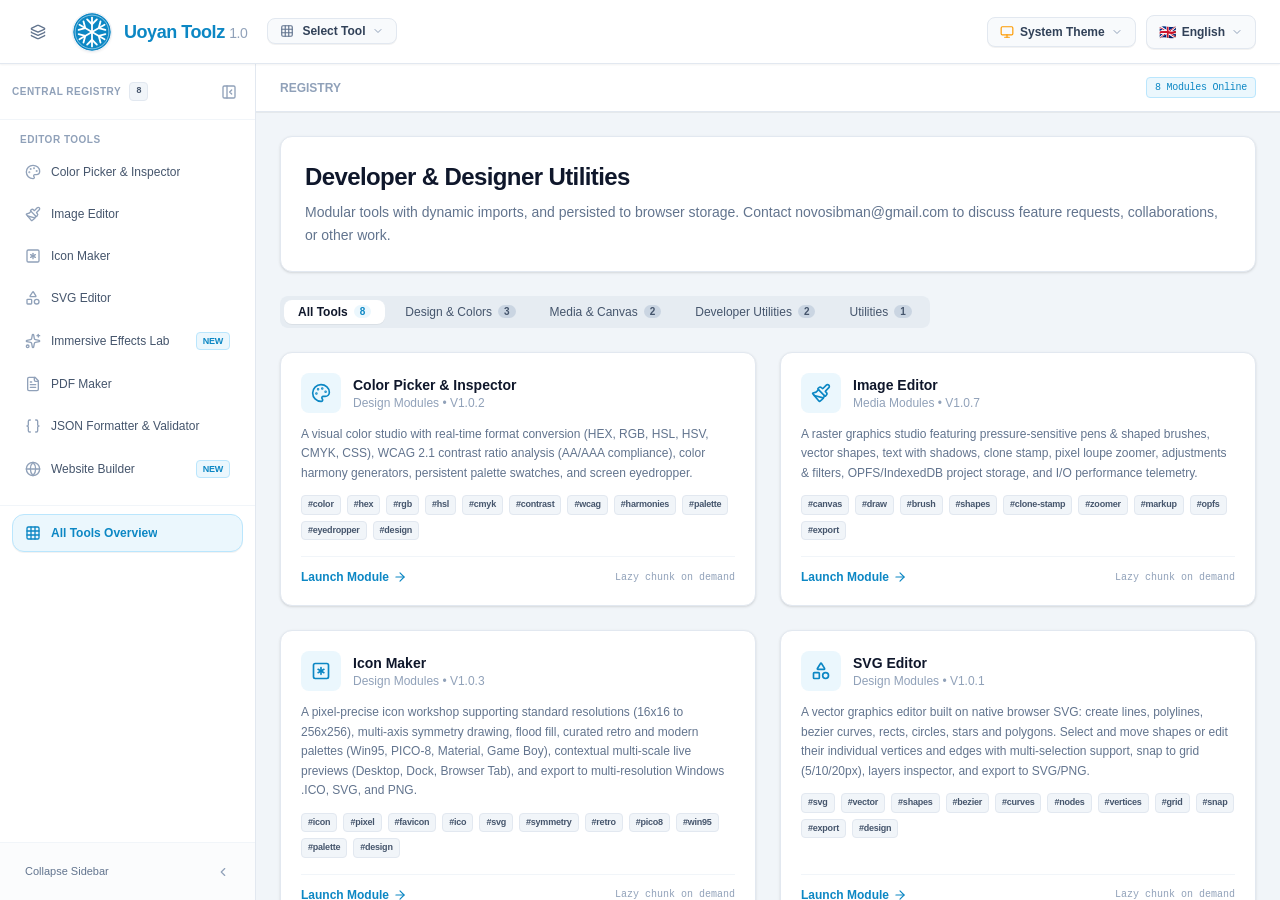
<file: index.html>
<!doctype html>
<html lang="en" class="h-full">
<head>
<meta charset="UTF-8" />
<meta name="yandex-verification" content="b9f1d1fdd9bd8f7e" />
<meta name="viewport" content="width=device-width, initial-scale=1.0" />
<link rel="icon" type="image/svg+xml"
    href="data:image/svg+xml,%3Csvg xmlns='http://www.w3.org/2000/svg' viewBox='0 0 500 500'%3E%3Ccircle cx='250' cy='250' r='242' fill='%230C87C4'/%3E%3Ccircle cx='250' cy='250' r='240' stroke='%230C87C4' stroke-width='12' fill='none'/%3E%3Ccircle cx='250' cy='250' r='222' stroke='%23FFFFFF' stroke-width='6.5' fill='none'/%3E%3Cdefs%3E%3Cg id='arm'%3E%3Cline x1='250' y1='250' x2='250' y2='60' stroke='%23FFFFFF' stroke-width='24' stroke-linecap='round'/%3E%3Cline x1='250' y1='148' x2='186' y2='84' stroke='%23FFFFFF' stroke-width='24' stroke-linecap='round'/%3E%3Cline x1='250' y1='148' x2='314' y2='84' stroke='%23FFFFFF' stroke-width='24' stroke-linecap='round'/%3E%3C/g%3E%3C/defs%3E%3Cuse href='%23arm'/%3E%3Cuse href='%23arm' transform='rotate(60 250 250)'/%3E%3Cuse href='%23arm' transform='rotate(120 250 250)'/%3E%3Cuse href='%23arm' transform='rotate(180 250 250)'/%3E%3Cuse href='%23arm' transform='rotate(240 250 250)'/%3E%3Cuse href='%23arm' transform='rotate(300 250 250)'/%3E%3C/svg%3E" />
<title>Uoyan Toolz</title>
<meta name="description"
    content="Free online web tools platform which includes SVG editor, color picker, image editor, icon maker, JSON formatter" />
<meta name="author" content="Ruslan Shcherbakov" />
<meta name="robots" content="index, follow" />
<meta name="keywords"
    content="Uoyan Toolz, Уоян Тулз, SVG editor, free SVG editor, векторный редактор онлайн, free image editor, free icon maker, free icon editor, free color picker, hex в rgb, rgb to smyk, JSON formatter, JSON validator, редактор фото онлайн, редактор картинок онлайн, редактор иконок онлайн, обрезка фото онлайн" />
  <script type="module" crossorigin src="./assets/index-CncL4mLT.js"></script>
  <link rel="modulepreload" crossorigin href="./assets/common-BYq5Tubh.js">
  <link rel="stylesheet" crossorigin href="./assets/index-D5eV5lBM.css">
</head>
<body class="h-full bg-[#F8FAFC]">
    <div id="root" class="h-full"></div>
    <!-- Cloudflare Web Analytics -->
    <script type='module'
        src='https://static.cloudflareinsights.com/beacon.min.js'
        data-cf-beacon='{"token": "3b008cab904a49c98e957f2bd195818d"}'></script>
    <!-- End Cloudflare Web Analytics -->
</body>
</html>
</file>
<file: assets/index-D5eV5lBM.css>
@layer properties{@supports (((-webkit-hyphens:none)) and (not (margin-trim:inline))) or ((-moz-orient:inline) and (not (color:rgb(from red r g b)))){*,:before,:after,::backdrop{--tw-translate-x:0;--tw-translate-y:0;--tw-translate-z:0;--tw-scale-x:1;--tw-scale-y:1;--tw-scale-z:1;--tw-rotate-x:initial;--tw-rotate-y:initial;--tw-rotate-z:initial;--tw-skew-x:initial;--tw-skew-y:initial;--tw-scrollbar-thumb:#0000;--tw-scrollbar-track:#0000;--tw-space-y-reverse:0;--tw-space-x-reverse:0;--tw-divide-y-reverse:0;--tw-border-style:solid;--tw-gradient-position:initial;--tw-gradient-from:#0000;--tw-gradient-via:#0000;--tw-gradient-to:#0000;--tw-gradient-stops:initial;--tw-gradient-via-stops:initial;--tw-gradient-from-position:0%;--tw-gradient-via-position:50%;--tw-gradient-to-position:100%;--tw-leading:initial;--tw-font-weight:initial;--tw-tracking:initial;--tw-ordinal:initial;--tw-slashed-zero:initial;--tw-numeric-figure:initial;--tw-numeric-spacing:initial;--tw-numeric-fraction:initial;--tw-shadow:0 0 #0000;--tw-shadow-color:initial;--tw-shadow-alpha:100%;--tw-inset-shadow:0 0 #0000;--tw-inset-shadow-color:initial;--tw-inset-shadow-alpha:100%;--tw-ring-color:initial;--tw-ring-shadow:0 0 #0000;--tw-inset-ring-color:initial;--tw-inset-ring-shadow:0 0 #0000;--tw-ring-inset:initial;--tw-ring-offset-width:0px;--tw-ring-offset-color:#fff;--tw-ring-offset-shadow:0 0 #0000;--tw-outline-style:solid;--tw-blur:initial;--tw-brightness:initial;--tw-contrast:initial;--tw-grayscale:initial;--tw-hue-rotate:initial;--tw-invert:initial;--tw-opacity:initial;--tw-saturate:initial;--tw-sepia:initial;--tw-drop-shadow:initial;--tw-drop-shadow-color:initial;--tw-drop-shadow-alpha:100%;--tw-drop-shadow-size:initial;--tw-backdrop-blur:initial;--tw-backdrop-brightness:initial;--tw-backdrop-contrast:initial;--tw-backdrop-grayscale:initial;--tw-backdrop-hue-rotate:initial;--tw-backdrop-invert:initial;--tw-backdrop-opacity:initial;--tw-backdrop-saturate:initial;--tw-backdrop-sepia:initial;--tw-duration:initial;--tw-ease:initial}}}@layer theme{:root,:host{--font-sans:-apple-system, BlinkMacSystemFont, "Segoe UI", Roboto, "Helvetica Neue", "Noto Sans", Arial, sans-serif, "Apple Color Emoji", "Segoe UI Emoji", "Segoe UI Symbol", "Noto Color Emoji";--font-mono:ui-monospace, SFMono-Regular, Menlo, Monaco, Consolas, "Liberation Mono", "Courier New", monospace;--color-red-50:oklch(97.1% .013 17.38);--color-red-400:oklch(70.4% .191 22.216);--color-red-500:oklch(63.7% .237 25.331);--color-red-600:oklch(57.7% .245 27.325);--color-red-950:oklch(25.8% .092 26.042);--color-orange-500:oklch(70.5% .213 47.604);--color-amber-50:oklch(98.7% .022 95.277);--color-amber-100:oklch(96.2% .059 95.617);--color-amber-200:oklch(92.4% .12 95.746);--color-amber-300:oklch(87.9% .169 91.605);--color-amber-400:oklch(82.8% .189 84.429);--color-amber-500:oklch(76.9% .188 70.08);--color-amber-600:oklch(66.6% .179 58.318);--color-amber-700:oklch(55.5% .163 48.998);--color-amber-800:oklch(47.3% .137 46.201);--color-amber-900:oklch(41.4% .112 45.904);--color-amber-950:oklch(27.9% .077 45.635);--color-yellow-200:oklch(94.5% .129 101.54);--color-yellow-400:oklch(85.2% .199 91.936);--color-yellow-500:oklch(79.5% .184 86.047);--color-yellow-600:oklch(68.1% .162 75.834);--color-yellow-700:oklch(55.4% .135 66.442);--color-green-500:oklch(72.3% .219 149.579);--color-emerald-50:oklch(97.9% .021 166.113);--color-emerald-100:oklch(95% .052 163.051);--color-emerald-200:oklch(90.5% .093 164.15);--color-emerald-300:oklch(84.5% .143 164.978);--color-emerald-400:oklch(76.5% .177 163.223);--color-emerald-500:oklch(69.6% .17 162.48);--color-emerald-600:oklch(59.6% .145 163.225);--color-emerald-700:oklch(50.8% .118 165.612);--color-emerald-800:oklch(43.2% .095 166.913);--color-emerald-900:oklch(37.8% .077 168.94);--color-emerald-950:oklch(26.2% .051 172.552);--color-teal-100:oklch(95.3% .051 180.801);--color-teal-300:oklch(85.5% .138 181.071);--color-teal-400:oklch(77.7% .152 181.912);--color-teal-500:oklch(70.4% .14 182.503);--color-teal-800:oklch(43.7% .078 188.216);--color-teal-950:oklch(27.7% .046 192.524);--color-cyan-100:oklch(95.6% .045 203.388);--color-cyan-300:oklch(86.5% .127 207.078);--color-cyan-400:oklch(78.9% .154 211.53);--color-cyan-500:oklch(71.5% .143 215.221);--color-cyan-600:oklch(60.9% .126 221.723);--color-cyan-800:oklch(45% .085 224.283);--color-cyan-950:oklch(30.2% .056 229.695);--color-sky-50:oklch(97.7% .013 236.62);--color-sky-100:oklch(95.1% .026 236.824);--color-sky-200:oklch(90.1% .058 230.902);--color-sky-300:oklch(82.8% .111 230.318);--color-sky-400:oklch(74.6% .16 232.661);--color-sky-500:oklch(68.5% .169 237.323);--color-sky-600:oklch(58.8% .158 241.966);--color-sky-700:oklch(50% .134 242.749);--color-sky-800:oklch(44.3% .11 240.79);--color-sky-900:oklch(39.1% .09 240.876);--color-sky-950:oklch(29.3% .066 243.157);--color-blue-100:oklch(93.2% .032 255.585);--color-blue-300:oklch(80.9% .105 251.813);--color-blue-400:oklch(70.7% .165 254.624);--color-blue-500:oklch(62.3% .214 259.815);--color-blue-600:oklch(54.6% .245 262.881);--color-blue-700:oklch(48.8% .243 264.376);--color-blue-800:oklch(42.4% .199 265.638);--color-blue-900:oklch(37.9% .146 265.522);--color-blue-950:oklch(28.2% .091 267.935);--color-indigo-50:oklch(96.2% .018 272.314);--color-indigo-100:oklch(93% .034 272.788);--color-indigo-200:oklch(87% .065 274.039);--color-indigo-300:oklch(78.5% .115 274.713);--color-indigo-400:oklch(67.3% .182 276.935);--color-indigo-500:oklch(58.5% .233 277.117);--color-indigo-600:oklch(51.1% .262 276.966);--color-indigo-700:oklch(45.7% .24 277.023);--color-indigo-800:oklch(39.8% .195 277.366);--color-indigo-900:oklch(35.9% .144 278.697);--color-indigo-950:oklch(25.7% .09 281.288);--color-violet-100:oklch(94.3% .029 294.588);--color-violet-300:oklch(81.1% .111 293.571);--color-violet-400:oklch(70.2% .183 293.541);--color-violet-500:oklch(60.6% .25 292.717);--color-violet-600:oklch(54.1% .281 293.009);--color-violet-800:oklch(43.2% .232 292.759);--color-violet-950:oklch(28.3% .141 291.089);--color-purple-50:oklch(97.7% .014 308.299);--color-purple-100:oklch(94.6% .033 307.174);--color-purple-200:oklch(90.2% .063 306.703);--color-purple-300:oklch(82.7% .119 306.383);--color-purple-400:oklch(71.4% .203 305.504);--color-purple-500:oklch(62.7% .265 303.9);--color-purple-600:oklch(55.8% .288 302.321);--color-purple-700:oklch(49.6% .265 301.924);--color-purple-800:oklch(43.8% .218 303.724);--color-purple-900:oklch(38.1% .176 304.987);--color-purple-950:oklch(29.1% .149 302.717);--color-fuchsia-100:oklch(95.2% .037 318.852);--color-fuchsia-300:oklch(83.3% .145 321.434);--color-fuchsia-400:oklch(74% .238 322.16);--color-fuchsia-600:oklch(59.1% .293 322.896);--color-fuchsia-800:oklch(45.2% .211 324.591);--color-fuchsia-950:oklch(29.3% .136 325.661);--color-pink-400:oklch(71.8% .202 349.761);--color-pink-500:oklch(65.6% .241 354.308);--color-rose-50:oklch(96.9% .015 12.422);--color-rose-100:oklch(94.1% .03 12.58);--color-rose-200:oklch(89.2% .058 10.001);--color-rose-300:oklch(81% .117 11.638);--color-rose-400:oklch(71.2% .194 13.428);--color-rose-500:oklch(64.5% .246 16.439);--color-rose-600:oklch(58.6% .253 17.585);--color-rose-700:oklch(51.4% .222 16.935);--color-rose-800:oklch(45.5% .188 13.697);--color-rose-900:oklch(41% .159 10.272);--color-rose-950:oklch(27.1% .105 12.094);--color-slate-50:oklch(98.4% .003 247.858);--color-slate-100:oklch(96.8% .007 247.896);--color-slate-200:oklch(92.9% .013 255.508);--color-slate-300:oklch(86.9% .022 252.894);--color-slate-400:oklch(70.4% .04 256.788);--color-slate-500:oklch(55.4% .046 257.417);--color-slate-600:oklch(44.6% .043 257.281);--color-slate-700:oklch(37.2% .044 257.287);--color-slate-800:oklch(27.9% .041 260.031);--color-slate-900:oklch(20.8% .042 265.755);--color-slate-950:oklch(12.9% .042 264.695);--color-zinc-800:oklch(27.4% .006 286.033);--color-stone-600:oklch(44.4% .011 73.639);--color-black:#000;--color-white:#fff;--spacing:.25rem;--container-xs:20rem;--container-sm:24rem;--container-md:28rem;--container-lg:32rem;--container-xl:36rem;--container-2xl:42rem;--container-3xl:48rem;--container-4xl:56rem;--container-5xl:64rem;--text-xs:.75rem;--text-xs--line-height:calc(1 / .75);--text-sm:.875rem;--text-sm--line-height:calc(1.25 / .875);--text-base:1rem;--text-base--line-height: 1.5 ;--text-lg:1.125rem;--text-lg--line-height:calc(1.75 / 1.125);--text-xl:1.25rem;--text-xl--line-height:calc(1.75 / 1.25);--text-2xl:1.5rem;--text-2xl--line-height:calc(2 / 1.5);--text-3xl:1.875rem;--text-3xl--line-height: 1.2 ;--font-weight-normal:400;--font-weight-medium:500;--font-weight-semibold:600;--font-weight-bold:700;--font-weight-extrabold:800;--font-weight-black:900;--tracking-tight:-.025em;--tracking-wide:.025em;--tracking-wider:.05em;--leading-tight:1.25;--leading-snug:1.375;--leading-normal:1.5;--leading-relaxed:1.625;--radius-xs:.125rem;--radius-sm:.25rem;--radius-md:.375rem;--radius-lg:.5rem;--radius-xl:.75rem;--radius-2xl:1rem;--shadow-sm:0 1px 3px 0 #0000001a, 0 1px 2px -1px #0000001a;--shadow-md:0 4px 6px -1px #0000001a, 0 2px 4px -2px #0000001a;--shadow-lg:0 10px 15px -3px #0000001a, 0 4px 6px -4px #0000001a;--drop-shadow-xs:0 1px 1px #0000000d;--drop-shadow-lg:0 4px 4px #00000026;--ease-out:cubic-bezier(0, 0, .2, 1);--ease-in-out:cubic-bezier(.4, 0, .2, 1);--animate-spin:spin 1s linear infinite;--animate-pulse:pulse 2s cubic-bezier(.4, 0, .6, 1) infinite;--animate-bounce:bounce 1s infinite;--blur-xs:4px;--blur-sm:8px;--blur-md:12px;--default-transition-duration:.15s;--default-transition-timing-function:cubic-bezier(.4, 0, .2, 1);--default-font-family:var(--font-sans);--default-mono-font-family:var(--font-mono)}}@layer base{*,:after,:before,::backdrop{box-sizing:border-box;border:0 solid;margin:0;padding:0}::file-selector-button{box-sizing:border-box;border:0 solid;margin:0;padding:0}html,:host{-webkit-text-size-adjust:100%;-moz-tab-size:4;tab-size:4;line-height:1.5;font-family:var(--default-font-family,-apple-system, BlinkMacSystemFont, "Segoe UI", Roboto, "Helvetica Neue", "Noto Sans", Arial, sans-serif, "Apple Color Emoji", "Segoe UI Emoji", "Segoe UI Symbol", "Noto Color Emoji");font-feature-settings:var(--default-font-feature-settings,normal);font-variation-settings:var(--default-font-variation-settings,normal);-webkit-tap-highlight-color:transparent}hr{height:0;color:inherit;border-top-width:1px}abbr:where([title]){-webkit-text-decoration:underline dotted;text-decoration:underline dotted}h1,h2,h3,h4,h5,h6{font-size:inherit;font-weight:inherit}a{color:inherit;-webkit-text-decoration:inherit;text-decoration:inherit}b,strong{font-weight:bolder}code,kbd,samp,pre{font-family:var(--default-mono-font-family,ui-monospace, SFMono-Regular, Menlo, Monaco, Consolas, "Liberation Mono", "Courier New", monospace);font-feature-settings:var(--default-mono-font-feature-settings,normal);font-variation-settings:var(--default-mono-font-variation-settings,normal);font-size:1em}small{font-size:80%}sub,sup{vertical-align:baseline;font-size:75%;line-height:0;position:relative}sub{bottom:-.25em}sup{top:-.5em}table{text-indent:0;border-color:inherit;border-collapse:collapse}:-moz-focusring:where(:not(iframe)){outline:auto}progress{vertical-align:baseline}summary{display:list-item}ol,ul,menu{list-style:none}img,svg,video,canvas,audio,iframe,embed,object{vertical-align:middle;display:block}img,video{max-width:100%;height:auto}button,input,select,optgroup,textarea{font:inherit;font-feature-settings:inherit;font-variation-settings:inherit;letter-spacing:inherit;color:inherit;opacity:1;background-color:#0000;border-radius:0}::file-selector-button{font:inherit;font-feature-settings:inherit;font-variation-settings:inherit;letter-spacing:inherit;color:inherit;opacity:1;background-color:#0000;border-radius:0}:where(select:is([multiple],[size])) optgroup{font-weight:bolder}:where(select:is([multiple],[size])) optgroup option{padding-inline-start:20px}::file-selector-button{margin-inline-end:4px}::placeholder{opacity:1}@supports (not ((-webkit-appearance:-apple-pay-button))) or (contain-intrinsic-size:1px){::placeholder{color:currentColor}@supports (color:color-mix(in lab,red,red)){::placeholder{color:color-mix(in oklab,currentcolor 50%,transparent)}}}textarea{resize:vertical}::-webkit-search-decoration{-webkit-appearance:none}::-webkit-date-and-time-value{min-height:1lh;text-align:inherit}::-webkit-datetime-edit{display:inline-flex}::-webkit-datetime-edit-fields-wrapper{padding:0}::-webkit-datetime-edit{padding-block:0}::-webkit-datetime-edit-year-field{padding-block:0}::-webkit-datetime-edit-month-field{padding-block:0}::-webkit-datetime-edit-day-field{padding-block:0}::-webkit-datetime-edit-hour-field{padding-block:0}::-webkit-datetime-edit-minute-field{padding-block:0}::-webkit-datetime-edit-second-field{padding-block:0}::-webkit-datetime-edit-millisecond-field{padding-block:0}::-webkit-datetime-edit-meridiem-field{padding-block:0}::-webkit-calendar-picker-indicator{line-height:1}:-moz-ui-invalid{box-shadow:none}button,input:where([type=button],[type=reset],[type=submit]){-webkit-appearance:button;-moz-appearance:button;appearance:button}::file-selector-button{-webkit-appearance:button;-moz-appearance:button;appearance:button}::-webkit-inner-spin-button{height:auto}::-webkit-outer-spin-button{height:auto}[hidden]:where(:not([hidden=until-found])){display:none!important}}@layer components;@layer utilities{.pointer-events-auto{pointer-events:auto}.pointer-events-none{pointer-events:none}.collapse{visibility:collapse}.visible{visibility:visible}.sr-only{clip-path:inset(50%);white-space:nowrap;border-width:0;width:1px;height:1px;margin:-1px;padding:0;position:absolute;overflow:hidden}.absolute{position:absolute}.fixed{position:fixed}.relative{position:relative}.static{position:static}.sticky{position:sticky}.inset-0{top:0;right:0;bottom:0;left:0}.inset-y-0{inset-block:0}.-top-1{top:calc(var(--spacing) * -1)}.-top-2\.5{top:calc(var(--spacing) * -2.5)}.-top-7{top:calc(var(--spacing) * -7)}.-top-8{top:calc(var(--spacing) * -8)}.top-0{top:0}.top-1{top:var(--spacing)}.top-1\.5{top:calc(var(--spacing) * 1.5)}.top-1\/2{top:50%}.top-2{top:calc(var(--spacing) * 2)}.top-3{top:calc(var(--spacing) * 3)}.top-4{top:calc(var(--spacing) * 4)}.top-14{top:calc(var(--spacing) * 14)}.top-16{top:calc(var(--spacing) * 16)}.top-full{top:100%}.-right-1{right:calc(var(--spacing) * -1)}.right-0{right:0}.right-1{right:var(--spacing)}.right-1\.5{right:calc(var(--spacing) * 1.5)}.right-2{right:calc(var(--spacing) * 2)}.right-2\.5{right:calc(var(--spacing) * 2.5)}.right-3{right:calc(var(--spacing) * 3)}.right-4{right:calc(var(--spacing) * 4)}.right-5{right:calc(var(--spacing) * 5)}.right-6{right:calc(var(--spacing) * 6)}.-bottom-1{bottom:calc(var(--spacing) * -1)}.-bottom-7{bottom:calc(var(--spacing) * -7)}.-bottom-8{bottom:calc(var(--spacing) * -8)}.bottom-0{bottom:0}.bottom-2{bottom:calc(var(--spacing) * 2)}.bottom-3{bottom:calc(var(--spacing) * 3)}.bottom-4{bottom:calc(var(--spacing) * 4)}.bottom-5{bottom:calc(var(--spacing) * 5)}.bottom-6{bottom:calc(var(--spacing) * 6)}.bottom-full{bottom:100%}.-left-1{left:calc(var(--spacing) * -1)}.-left-1\.5{left:calc(var(--spacing) * -1.5)}.left-0{left:0}.left-1{left:var(--spacing)}.left-1\/2{left:50%}.left-2\.5{left:calc(var(--spacing) * 2.5)}.left-3{left:calc(var(--spacing) * 3)}.isolate{isolation:isolate}.z-10{z-index:10}.z-20{z-index:20}.z-25{z-index:25}.z-28{z-index:28}.z-30{z-index:30}.z-40{z-index:40}.z-50{z-index:50}.z-60{z-index:60}.z-\[70\]{z-index:70}.z-\[100\]{z-index:100}.z-\[2147483647\]{z-index:2147483647}.col-span-2{grid-column:span 2/span 2}.\!container{width:100%!important}@media(min-width:40rem){.\!container{max-width:40rem!important}}@media(min-width:48rem){.\!container{max-width:48rem!important}}@media(min-width:64rem){.\!container{max-width:64rem!important}}@media(min-width:80rem){.\!container{max-width:80rem!important}}@media(min-width:96rem){.\!container{max-width:96rem!important}}.container{width:100%}@media(min-width:40rem){.container{max-width:40rem}}@media(min-width:48rem){.container{max-width:48rem}}@media(min-width:64rem){.container{max-width:64rem}}@media(min-width:80rem){.container{max-width:80rem}}@media(min-width:96rem){.container{max-width:96rem}}.m-auto{margin:auto}.mx-0\.5{margin-inline:calc(var(--spacing) * .5)}.mx-1{margin-inline:var(--spacing)}.mx-1\.5{margin-inline:calc(var(--spacing) * 1.5)}.mx-auto{margin-inline:auto}.my-1{margin-block:var(--spacing)}.my-1\.5{margin-block:calc(var(--spacing) * 1.5)}.my-2\.5{margin-block:calc(var(--spacing) * 2.5)}.my-auto{margin-block:auto}.mt-0\.5{margin-top:calc(var(--spacing) * .5)}.mt-1{margin-top:var(--spacing)}.mt-1\.5{margin-top:calc(var(--spacing) * 1.5)}.mt-2{margin-top:calc(var(--spacing) * 2)}.mt-2\.5{margin-top:calc(var(--spacing) * 2.5)}.mt-3{margin-top:calc(var(--spacing) * 3)}.mr-0\.5{margin-right:calc(var(--spacing) * .5)}.mr-1{margin-right:var(--spacing)}.mb-0\.5{margin-bottom:calc(var(--spacing) * .5)}.mb-1{margin-bottom:var(--spacing)}.mb-1\.5{margin-bottom:calc(var(--spacing) * 1.5)}.mb-2{margin-bottom:calc(var(--spacing) * 2)}.mb-2\.5{margin-bottom:calc(var(--spacing) * 2.5)}.mb-3{margin-bottom:calc(var(--spacing) * 3)}.-ml-0\.5{margin-left:calc(var(--spacing) * -.5)}.ml-0\.5{margin-left:calc(var(--spacing) * .5)}.ml-1{margin-left:var(--spacing)}.ml-1\.5{margin-left:calc(var(--spacing) * 1.5)}.ml-2{margin-left:calc(var(--spacing) * 2)}.ml-4{margin-left:calc(var(--spacing) * 4)}.ml-6{margin-left:calc(var(--spacing) * 6)}.ml-auto{margin-left:auto}.box-border{box-sizing:border-box}.line-clamp-1{-webkit-line-clamp:1;-webkit-box-orient:vertical;display:-webkit-box;overflow:hidden}.line-clamp-2{-webkit-line-clamp:2;-webkit-box-orient:vertical;display:-webkit-box;overflow:hidden}.line-clamp-5{-webkit-line-clamp:5;-webkit-box-orient:vertical;display:-webkit-box;overflow:hidden}.block{display:block}.contents{display:contents}.flex{display:flex}.grid{display:grid}.hidden{display:none}.inline{display:inline}.inline-block{display:inline-block}.inline-flex{display:inline-flex}.table{display:table}.table-cell{display:table-cell}.aspect-4\/3{aspect-ratio:4/3}.aspect-square{aspect-ratio:1}.h-0\.5{height:calc(var(--spacing) * .5)}.h-1{height:var(--spacing)}.h-1\.5{height:calc(var(--spacing) * 1.5)}.h-2{height:calc(var(--spacing) * 2)}.h-2\.5{height:calc(var(--spacing) * 2.5)}.h-3{height:calc(var(--spacing) * 3)}.h-3\.5{height:calc(var(--spacing) * 3.5)}.h-4{height:calc(var(--spacing) * 4)}.h-4\.5{height:calc(var(--spacing) * 4.5)}.h-5{height:calc(var(--spacing) * 5)}.h-6{height:calc(var(--spacing) * 6)}.h-7{height:calc(var(--spacing) * 7)}.h-8{height:calc(var(--spacing) * 8)}.h-9{height:calc(var(--spacing) * 9)}.h-10{height:calc(var(--spacing) * 10)}.h-11{height:calc(var(--spacing) * 11)}.h-12{height:calc(var(--spacing) * 12)}.h-13{height:calc(var(--spacing) * 13)}.h-14{height:calc(var(--spacing) * 14)}.h-16{height:calc(var(--spacing) * 16)}.h-20{height:calc(var(--spacing) * 20)}.h-28{height:calc(var(--spacing) * 28)}.h-32{height:calc(var(--spacing) * 32)}.h-36{height:calc(var(--spacing) * 36)}.h-56{height:calc(var(--spacing) * 56)}.h-\[1px\]{height:1px}.h-\[3px\]{height:3px}.h-\[92vh\]{height:92vh}.h-\[180px\]{height:180px}.h-\[300px\]{height:300px}.h-\[760px\]{height:760px}.h-auto{height:auto}.h-full{height:100%}.h-px{height:1px}.h-screen{height:100vh}.max-h-32{max-height:calc(var(--spacing) * 32)}.max-h-44{max-height:calc(var(--spacing) * 44)}.max-h-48{max-height:calc(var(--spacing) * 48)}.max-h-52{max-height:calc(var(--spacing) * 52)}.max-h-56{max-height:calc(var(--spacing) * 56)}.max-h-60{max-height:calc(var(--spacing) * 60)}.max-h-80{max-height:calc(var(--spacing) * 80)}.max-h-\[50vh\]{max-height:50vh}.max-h-\[65vh\]{max-height:65vh}.max-h-\[70vh\]{max-height:70vh}.max-h-\[75vh\]{max-height:75vh}.max-h-\[85vh\]{max-height:85vh}.max-h-\[90vh\]{max-height:90vh}.max-h-\[92vh\]{max-height:92vh}.max-h-\[160px\]{max-height:160px}.max-h-\[170px\]{max-height:170px}.max-h-\[200px\]{max-height:200px}.max-h-\[220px\]{max-height:220px}.max-h-\[300px\]{max-height:300px}.max-h-\[360px\]{max-height:360px}.max-h-\[380px\]{max-height:380px}.max-h-\[480px\]{max-height:480px}.max-h-\[500px\]{max-height:500px}.max-h-\[520px\]{max-height:520px}.max-h-\[960px\]{max-height:960px}.max-h-full{max-height:100%}.max-h-none{max-height:none}.min-h-0{min-height:0}.min-h-\[34px\]{min-height:34px}.min-h-\[42px\]{min-height:42px}.min-h-\[50px\]{min-height:50px}.min-h-\[110px\]{min-height:110px}.min-h-\[120px\]{min-height:120px}.min-h-\[260px\]{min-height:260px}.min-h-\[280px\]{min-height:280px}.min-h-\[320px\]{min-height:320px}.min-h-\[350px\]{min-height:350px}.min-h-\[360px\]{min-height:360px}.min-h-\[400px\]{min-height:400px}.min-h-\[600px\]{min-height:600px}.min-h-\[640px\]{min-height:640px}.min-h-full{min-height:100%}.w-0\.5{width:calc(var(--spacing) * .5)}.w-1{width:var(--spacing)}.w-1\.5{width:calc(var(--spacing) * 1.5)}.w-2{width:calc(var(--spacing) * 2)}.w-2\.5{width:calc(var(--spacing) * 2.5)}.w-3{width:calc(var(--spacing) * 3)}.w-3\.5{width:calc(var(--spacing) * 3.5)}.w-4{width:calc(var(--spacing) * 4)}.w-4\.5{width:calc(var(--spacing) * 4.5)}.w-5{width:calc(var(--spacing) * 5)}.w-6{width:calc(var(--spacing) * 6)}.w-7{width:calc(var(--spacing) * 7)}.w-8{width:calc(var(--spacing) * 8)}.w-9{width:calc(var(--spacing) * 9)}.w-10{width:calc(var(--spacing) * 10)}.w-12{width:calc(var(--spacing) * 12)}.w-14{width:calc(var(--spacing) * 14)}.w-16{width:calc(var(--spacing) * 16)}.w-20{width:calc(var(--spacing) * 20)}.w-24{width:calc(var(--spacing) * 24)}.w-32{width:calc(var(--spacing) * 32)}.w-36{width:calc(var(--spacing) * 36)}.w-44{width:calc(var(--spacing) * 44)}.w-52{width:calc(var(--spacing) * 52)}.w-56{width:calc(var(--spacing) * 56)}.w-60{width:calc(var(--spacing) * 60)}.w-64{width:calc(var(--spacing) * 64)}.w-72{width:calc(var(--spacing) * 72)}.w-80{width:calc(var(--spacing) * 80)}.w-96{width:calc(var(--spacing) * 96)}.w-\[1px\]{width:1px}.w-\[96vw\]{width:96vw}.w-\[240px\]{width:240px}.w-\[330px\]{width:330px}.w-\[400px\]{width:400px}.w-auto{width:auto}.w-fit{width:fit-content}.w-full{width:100%}.w-px{width:1px}.w-screen{width:100vw}.max-w-2xl{max-width:var(--container-2xl)}.max-w-3xl{max-width:var(--container-3xl)}.max-w-4xl{max-width:var(--container-4xl)}.max-w-5xl{max-width:var(--container-5xl)}.max-w-\[130px\]{max-width:130px}.max-w-\[140px\]{max-width:140px}.max-w-\[180px\]{max-width:180px}.max-w-\[200px\]{max-width:200px}.max-w-\[220px\]{max-width:220px}.max-w-\[280px\]{max-width:280px}.max-w-\[760px\]{max-width:760px}.max-w-full{max-width:100%}.max-w-lg{max-width:var(--container-lg)}.max-w-md{max-width:var(--container-md)}.max-w-none{max-width:none}.max-w-sm{max-width:var(--container-sm)}.max-w-xl{max-width:var(--container-xl)}.max-w-xs{max-width:var(--container-xs)}.min-w-0{min-width:0}.min-w-44{min-width:calc(var(--spacing) * 44)}.min-w-\[14px\]{min-width:14px}.min-w-\[16px\]{min-width:16px}.min-w-\[28px\]{min-width:28px}.min-w-\[30px\]{min-width:30px}.min-w-\[32px\]{min-width:32px}.min-w-\[34px\]{min-width:34px}.min-w-\[36px\]{min-width:36px}.min-w-\[38px\]{min-width:38px}.min-w-\[42px\]{min-width:42px}.min-w-\[44px\]{min-width:44px}.min-w-\[90px\]{min-width:90px}.min-w-\[112px\]{min-width:112px}.min-w-\[180px\]{min-width:180px}.min-w-\[220px\]{min-width:220px}.min-w-\[240px\]{min-width:240px}.min-w-full{min-width:100%}.flex-1{flex:1}.shrink{flex-shrink:1}.shrink-0{flex-shrink:0}.border-collapse{border-collapse:collapse}.origin-center{transform-origin:50%}.origin-top-left{transform-origin:0 0}.-translate-x-1\/2{--tw-translate-x: -50% ;translate:var(--tw-translate-x) var(--tw-translate-y)}.translate-x-0{--tw-translate-x:0px;translate:var(--tw-translate-x) var(--tw-translate-y)}.translate-x-1{--tw-translate-x:var(--spacing);translate:var(--tw-translate-x) var(--tw-translate-y)}.translate-x-4{--tw-translate-x:calc(var(--spacing) * 4);translate:var(--tw-translate-x) var(--tw-translate-y)}.-translate-y-1\/2{--tw-translate-y: -50% ;translate:var(--tw-translate-x) var(--tw-translate-y)}.-translate-y-full{--tw-translate-y:-100%;translate:var(--tw-translate-x) var(--tw-translate-y)}.scale-25{--tw-scale-x:25%;--tw-scale-y:25%;--tw-scale-z:25%;scale:var(--tw-scale-x) var(--tw-scale-y)}.scale-50{--tw-scale-x:50%;--tw-scale-y:50%;--tw-scale-z:50%;scale:var(--tw-scale-x) var(--tw-scale-y)}.scale-75{--tw-scale-x:75%;--tw-scale-y:75%;--tw-scale-z:75%;scale:var(--tw-scale-x) var(--tw-scale-y)}.scale-100{--tw-scale-x:100%;--tw-scale-y:100%;--tw-scale-z:100%;scale:var(--tw-scale-x) var(--tw-scale-y)}.scale-102{--tw-scale-x:102%;--tw-scale-y:102%;--tw-scale-z:102%;scale:var(--tw-scale-x) var(--tw-scale-y)}.scale-105{--tw-scale-x:105%;--tw-scale-y:105%;--tw-scale-z:105%;scale:var(--tw-scale-x) var(--tw-scale-y)}.scale-110{--tw-scale-x:110%;--tw-scale-y:110%;--tw-scale-z:110%;scale:var(--tw-scale-x) var(--tw-scale-y)}.scale-115{--tw-scale-x:115%;--tw-scale-y:115%;--tw-scale-z:115%;scale:var(--tw-scale-x) var(--tw-scale-y)}.scale-125{--tw-scale-x:125%;--tw-scale-y:125%;--tw-scale-z:125%;scale:var(--tw-scale-x) var(--tw-scale-y)}.scale-x-125{--tw-scale-x:125%;scale:var(--tw-scale-x) var(--tw-scale-y)}.-rotate-45{rotate:-45deg}.rotate-45{rotate:45deg}.rotate-90{rotate:90deg}.rotate-180{rotate:180deg}.rotate-270{rotate:270deg}.transform{transform:var(--tw-rotate-x,) var(--tw-rotate-y,) var(--tw-rotate-z,) var(--tw-skew-x,) var(--tw-skew-y,)}.animate-bounce{animation:var(--animate-bounce)}.animate-pulse{animation:var(--animate-pulse)}.animate-spin{animation:var(--animate-spin)}.cursor-col-resize{cursor:col-resize}.cursor-crosshair{cursor:crosshair}.cursor-default{cursor:default}.cursor-ew-resize{cursor:ew-resize}.cursor-grab{cursor:grab}.cursor-grabbing{cursor:grabbing}.cursor-move{cursor:move}.cursor-nesw-resize{cursor:nesw-resize}.cursor-none{cursor:none}.cursor-not-allowed{cursor:not-allowed}.cursor-ns-resize{cursor:ns-resize}.cursor-nwse-resize{cursor:nwse-resize}.cursor-pointer{cursor:pointer}.touch-none{touch-action:none}.resize{resize:both}.resize-none{resize:none}.resize-y{resize:vertical}.scrollbar-thin{scrollbar-width:thin}.scrollbar-thumb-slate-700{--tw-scrollbar-thumb:var(--color-slate-700);scrollbar-color:var(--tw-scrollbar-thumb) var(--tw-scrollbar-track)}.appearance-none{-webkit-appearance:none;-moz-appearance:none;appearance:none}.grid-cols-1{grid-template-columns:repeat(1,minmax(0,1fr))}.grid-cols-2{grid-template-columns:repeat(2,minmax(0,1fr))}.grid-cols-3{grid-template-columns:repeat(3,minmax(0,1fr))}.grid-cols-4{grid-template-columns:repeat(4,minmax(0,1fr))}.grid-cols-5{grid-template-columns:repeat(5,minmax(0,1fr))}.grid-cols-6{grid-template-columns:repeat(6,minmax(0,1fr))}.grid-cols-8{grid-template-columns:repeat(8,minmax(0,1fr))}.grid-cols-9{grid-template-columns:repeat(9,minmax(0,1fr))}.grid-cols-10{grid-template-columns:repeat(10,minmax(0,1fr))}.grid-cols-12{grid-template-columns:repeat(12,minmax(0,1fr))}.grid-rows-3{grid-template-rows:repeat(3,minmax(0,1fr))}.flex-col{flex-direction:column}.flex-col-reverse{flex-direction:column-reverse}.flex-row{flex-direction:row}.flex-row-reverse{flex-direction:row-reverse}.flex-nowrap{flex-wrap:nowrap}.flex-wrap{flex-wrap:wrap}.flex-wrap-reverse{flex-wrap:wrap-reverse}.items-baseline{align-items:baseline}.items-center{align-items:center}.items-end{align-items:flex-end}.items-start{align-items:flex-start}.items-stretch{align-items:stretch}.justify-around{justify-content:space-around}.justify-between{justify-content:space-between}.justify-center{justify-content:center}.justify-end{justify-content:flex-end}.justify-evenly{justify-content:space-evenly}.justify-start{justify-content:flex-start}.gap-0{gap:0}.gap-0\.5{gap:calc(var(--spacing) * .5)}.gap-1{gap:var(--spacing)}.gap-1\.5{gap:calc(var(--spacing) * 1.5)}.gap-2{gap:calc(var(--spacing) * 2)}.gap-2\.5{gap:calc(var(--spacing) * 2.5)}.gap-3{gap:calc(var(--spacing) * 3)}.gap-3\.5{gap:calc(var(--spacing) * 3.5)}.gap-4{gap:calc(var(--spacing) * 4)}.gap-5{gap:calc(var(--spacing) * 5)}.gap-6{gap:calc(var(--spacing) * 6)}.gap-8{gap:calc(var(--spacing) * 8)}:where(.space-y-0\.5>:not(:last-child)){--tw-space-y-reverse:0;margin-block-start:calc(calc(var(--spacing) * .5) * var(--tw-space-y-reverse));margin-block-end:calc(calc(var(--spacing) * .5) * calc(1 - var(--tw-space-y-reverse)))}:where(.space-y-1>:not(:last-child)){--tw-space-y-reverse:0;margin-block-start:calc(var(--spacing) * var(--tw-space-y-reverse));margin-block-end:calc(var(--spacing) * calc(1 - var(--tw-space-y-reverse)))}:where(.space-y-1\.5>:not(:last-child)){--tw-space-y-reverse:0;margin-block-start:calc(calc(var(--spacing) * 1.5) * var(--tw-space-y-reverse));margin-block-end:calc(calc(var(--spacing) * 1.5) * calc(1 - var(--tw-space-y-reverse)))}:where(.space-y-2>:not(:last-child)){--tw-space-y-reverse:0;margin-block-start:calc(calc(var(--spacing) * 2) * var(--tw-space-y-reverse));margin-block-end:calc(calc(var(--spacing) * 2) * calc(1 - var(--tw-space-y-reverse)))}:where(.space-y-2\.5>:not(:last-child)){--tw-space-y-reverse:0;margin-block-start:calc(calc(var(--spacing) * 2.5) * var(--tw-space-y-reverse));margin-block-end:calc(calc(var(--spacing) * 2.5) * calc(1 - var(--tw-space-y-reverse)))}:where(.space-y-3>:not(:last-child)){--tw-space-y-reverse:0;margin-block-start:calc(calc(var(--spacing) * 3) * var(--tw-space-y-reverse));margin-block-end:calc(calc(var(--spacing) * 3) * calc(1 - var(--tw-space-y-reverse)))}:where(.space-y-3\.5>:not(:last-child)){--tw-space-y-reverse:0;margin-block-start:calc(calc(var(--spacing) * 3.5) * var(--tw-space-y-reverse));margin-block-end:calc(calc(var(--spacing) * 3.5) * calc(1 - var(--tw-space-y-reverse)))}:where(.space-y-4>:not(:last-child)){--tw-space-y-reverse:0;margin-block-start:calc(calc(var(--spacing) * 4) * var(--tw-space-y-reverse));margin-block-end:calc(calc(var(--spacing) * 4) * calc(1 - var(--tw-space-y-reverse)))}:where(.space-y-5>:not(:last-child)){--tw-space-y-reverse:0;margin-block-start:calc(calc(var(--spacing) * 5) * var(--tw-space-y-reverse));margin-block-end:calc(calc(var(--spacing) * 5) * calc(1 - var(--tw-space-y-reverse)))}:where(.space-y-6>:not(:last-child)){--tw-space-y-reverse:0;margin-block-start:calc(calc(var(--spacing) * 6) * var(--tw-space-y-reverse));margin-block-end:calc(calc(var(--spacing) * 6) * calc(1 - var(--tw-space-y-reverse)))}.gap-x-2{column-gap:calc(var(--spacing) * 2)}:where(.-space-x-1>:not(:last-child)){--tw-space-x-reverse:0;margin-inline-start:calc(calc(var(--spacing) * -1) * var(--tw-space-x-reverse));margin-inline-end:calc(calc(var(--spacing) * -1) * calc(1 - var(--tw-space-x-reverse)))}.gap-y-1\.5{row-gap:calc(var(--spacing) * 1.5)}:where(.divide-y>:not(:last-child)){--tw-divide-y-reverse:0;border-bottom-style:var(--tw-border-style);border-top-style:var(--tw-border-style);border-top-width:calc(1px * var(--tw-divide-y-reverse));border-bottom-width:calc(1px * calc(1 - var(--tw-divide-y-reverse)))}:where(.divide-slate-100>:not(:last-child)){border-color:var(--color-slate-100)}.self-end{align-self:flex-end}.truncate{text-overflow:ellipsis;white-space:nowrap;overflow:hidden}.overflow-auto{overflow:auto}.overflow-hidden{overflow:hidden}.overflow-visible{overflow:visible}.overflow-x-auto{overflow-x:auto}.overflow-x-hidden{overflow-x:hidden}.overflow-y-auto{overflow-y:auto}.overscroll-contain{overscroll-behavior:contain}.rounded{border-radius:.25rem}.rounded-2xl{border-radius:var(--radius-2xl)}.rounded-\[1px\]{border-radius:1px}.rounded-full{border-radius:3.40282e38px}.rounded-lg{border-radius:var(--radius-lg)}.rounded-md{border-radius:var(--radius-md)}.rounded-none{border-radius:0}.rounded-sm{border-radius:var(--radius-sm)}.rounded-xl{border-radius:var(--radius-xl)}.rounded-xs{border-radius:var(--radius-xs)}.rounded-l-none{border-top-left-radius:0;border-bottom-left-radius:0}.rounded-r{border-top-right-radius:.25rem;border-bottom-right-radius:.25rem}.rounded-r-none{border-top-right-radius:0;border-bottom-right-radius:0}.border{border-style:var(--tw-border-style);border-width:1px}.border-0{border-style:var(--tw-border-style);border-width:0}.border-2{border-style:var(--tw-border-style);border-width:2px}.border-t{border-top-style:var(--tw-border-style);border-top-width:1px}.border-t-2{border-top-style:var(--tw-border-style);border-top-width:2px}.border-r{border-right-style:var(--tw-border-style);border-right-width:1px}.border-r-2{border-right-style:var(--tw-border-style);border-right-width:2px}.border-b{border-bottom-style:var(--tw-border-style);border-bottom-width:1px}.border-b-2{border-bottom-style:var(--tw-border-style);border-bottom-width:2px}.border-l{border-left-style:var(--tw-border-style);border-left-width:1px}.border-l-2{border-left-style:var(--tw-border-style);border-left-width:2px}.border-dashed{--tw-border-style:dashed;border-style:dashed}.border-\[\#0C87C4\]{border-color:#0c87c4}.border-\[\#0C87C4\]\/30{border-color:#0c87c44d}.border-\[\#0C87C4\]\/40{border-color:#0c87c466}.border-\[\#0C87C4\]\/50{border-color:#0c87c480}.border-\[\#0972A7\]{border-color:#0972a7}.border-\[\#BAE6FD\]{border-color:#bae6fd}.border-amber-200{border-color:var(--color-amber-200)}.border-amber-200\/50{border-color:#fee68580}@supports (color:color-mix(in lab,red,red)){.border-amber-200\/50{border-color:color-mix(in oklab,var(--color-amber-200) 50%,transparent)}}.border-amber-200\/60{border-color:#fee68599}@supports (color:color-mix(in lab,red,red)){.border-amber-200\/60{border-color:color-mix(in oklab,var(--color-amber-200) 60%,transparent)}}.border-amber-300{border-color:var(--color-amber-300)}.border-amber-300\/80{border-color:#ffd236cc}@supports (color:color-mix(in lab,red,red)){.border-amber-300\/80{border-color:color-mix(in oklab,var(--color-amber-300) 80%,transparent)}}.border-amber-400{border-color:var(--color-amber-400)}.border-amber-500{border-color:var(--color-amber-500)}.border-amber-500\/25{border-color:#f99c0040}@supports (color:color-mix(in lab,red,red)){.border-amber-500\/25{border-color:color-mix(in oklab,var(--color-amber-500) 25%,transparent)}}.border-amber-500\/30{border-color:#f99c004d}@supports (color:color-mix(in lab,red,red)){.border-amber-500\/30{border-color:color-mix(in oklab,var(--color-amber-500) 30%,transparent)}}.border-amber-500\/40{border-color:#f99c0066}@supports (color:color-mix(in lab,red,red)){.border-amber-500\/40{border-color:color-mix(in oklab,var(--color-amber-500) 40%,transparent)}}.border-amber-500\/50{border-color:#f99c0080}@supports (color:color-mix(in lab,red,red)){.border-amber-500\/50{border-color:color-mix(in oklab,var(--color-amber-500) 50%,transparent)}}.border-amber-600{border-color:var(--color-amber-600)}.border-black{border-color:var(--color-black)}.border-black\/10{border-color:#0000001a}@supports (color:color-mix(in lab,red,red)){.border-black\/10{border-color:color-mix(in oklab,var(--color-black) 10%,transparent)}}.border-black\/15{border-color:#00000026}@supports (color:color-mix(in lab,red,red)){.border-black\/15{border-color:color-mix(in oklab,var(--color-black) 15%,transparent)}}.border-black\/20{border-color:#0003}@supports (color:color-mix(in lab,red,red)){.border-black\/20{border-color:color-mix(in oklab,var(--color-black) 20%,transparent)}}.border-blue-300{border-color:var(--color-blue-300)}.border-current{border-color:currentColor}.border-cyan-300{border-color:var(--color-cyan-300)}.border-emerald-200{border-color:var(--color-emerald-200)}.border-emerald-200\/50{border-color:#a4f4cf80}@supports (color:color-mix(in lab,red,red)){.border-emerald-200\/50{border-color:color-mix(in oklab,var(--color-emerald-200) 50%,transparent)}}.border-emerald-300{border-color:var(--color-emerald-300)}.border-emerald-400{border-color:var(--color-emerald-400)}.border-emerald-500{border-color:var(--color-emerald-500)}.border-emerald-500\/20{border-color:#00bb7f33}@supports (color:color-mix(in lab,red,red)){.border-emerald-500\/20{border-color:color-mix(in oklab,var(--color-emerald-500) 20%,transparent)}}.border-emerald-500\/40{border-color:#00bb7f66}@supports (color:color-mix(in lab,red,red)){.border-emerald-500\/40{border-color:color-mix(in oklab,var(--color-emerald-500) 40%,transparent)}}.border-emerald-800\/60{border-color:#005f4699}@supports (color:color-mix(in lab,red,red)){.border-emerald-800\/60{border-color:color-mix(in oklab,var(--color-emerald-800) 60%,transparent)}}.border-fuchsia-300{border-color:var(--color-fuchsia-300)}.border-indigo-100{border-color:var(--color-indigo-100)}.border-indigo-200{border-color:var(--color-indigo-200)}.border-indigo-300{border-color:var(--color-indigo-300)}.border-indigo-400{border-color:var(--color-indigo-400)}.border-indigo-500{border-color:var(--color-indigo-500)}.border-indigo-500\/80{border-color:#625fffcc}@supports (color:color-mix(in lab,red,red)){.border-indigo-500\/80{border-color:color-mix(in oklab,var(--color-indigo-500) 80%,transparent)}}.border-indigo-600{border-color:var(--color-indigo-600)}.border-indigo-700\/50{border-color:#432dd780}@supports (color:color-mix(in lab,red,red)){.border-indigo-700\/50{border-color:color-mix(in oklab,var(--color-indigo-700) 50%,transparent)}}.border-purple-200{border-color:var(--color-purple-200)}.border-purple-200\/50{border-color:#e9d5ff80}@supports (color:color-mix(in lab,red,red)){.border-purple-200\/50{border-color:color-mix(in oklab,var(--color-purple-200) 50%,transparent)}}.border-purple-300{border-color:var(--color-purple-300)}.border-purple-500{border-color:var(--color-purple-500)}.border-purple-500\/80{border-color:#ac4bffcc}@supports (color:color-mix(in lab,red,red)){.border-purple-500\/80{border-color:color-mix(in oklab,var(--color-purple-500) 80%,transparent)}}.border-purple-800\/60{border-color:#6e11b099}@supports (color:color-mix(in lab,red,red)){.border-purple-800\/60{border-color:color-mix(in oklab,var(--color-purple-800) 60%,transparent)}}.border-purple-800\/80{border-color:#6e11b0cc}@supports (color:color-mix(in lab,red,red)){.border-purple-800\/80{border-color:color-mix(in oklab,var(--color-purple-800) 80%,transparent)}}.border-rose-100{border-color:var(--color-rose-100)}.border-rose-200{border-color:var(--color-rose-200)}.border-rose-200\/80{border-color:#ffccd3cc}@supports (color:color-mix(in lab,red,red)){.border-rose-200\/80{border-color:color-mix(in oklab,var(--color-rose-200) 80%,transparent)}}.border-rose-300{border-color:var(--color-rose-300)}.border-rose-300\/80{border-color:#ffa2aecc}@supports (color:color-mix(in lab,red,red)){.border-rose-300\/80{border-color:color-mix(in oklab,var(--color-rose-300) 80%,transparent)}}.border-rose-500{border-color:var(--color-rose-500)}.border-rose-500\/40{border-color:#ff235766}@supports (color:color-mix(in lab,red,red)){.border-rose-500\/40{border-color:color-mix(in oklab,var(--color-rose-500) 40%,transparent)}}.border-rose-500\/80{border-color:#ff2357cc}@supports (color:color-mix(in lab,red,red)){.border-rose-500\/80{border-color:color-mix(in oklab,var(--color-rose-500) 80%,transparent)}}.border-sky-200{border-color:var(--color-sky-200)}.border-sky-200\/50{border-color:#b8e6fe80}@supports (color:color-mix(in lab,red,red)){.border-sky-200\/50{border-color:color-mix(in oklab,var(--color-sky-200) 50%,transparent)}}.border-sky-200\/60{border-color:#b8e6fe99}@supports (color:color-mix(in lab,red,red)){.border-sky-200\/60{border-color:color-mix(in oklab,var(--color-sky-200) 60%,transparent)}}.border-sky-200\/80{border-color:#b8e6fecc}@supports (color:color-mix(in lab,red,red)){.border-sky-200\/80{border-color:color-mix(in oklab,var(--color-sky-200) 80%,transparent)}}.border-sky-300{border-color:var(--color-sky-300)}.border-sky-400{border-color:var(--color-sky-400)}.border-sky-400\/40{border-color:#00bcfe66}@supports (color:color-mix(in lab,red,red)){.border-sky-400\/40{border-color:color-mix(in oklab,var(--color-sky-400) 40%,transparent)}}.border-sky-500{border-color:var(--color-sky-500)}.border-sky-500\/30{border-color:#00a5ef4d}@supports (color:color-mix(in lab,red,red)){.border-sky-500\/30{border-color:color-mix(in oklab,var(--color-sky-500) 30%,transparent)}}.border-sky-500\/40{border-color:#00a5ef66}@supports (color:color-mix(in lab,red,red)){.border-sky-500\/40{border-color:color-mix(in oklab,var(--color-sky-500) 40%,transparent)}}.border-sky-500\/80{border-color:#00a5efcc}@supports (color:color-mix(in lab,red,red)){.border-sky-500\/80{border-color:color-mix(in oklab,var(--color-sky-500) 80%,transparent)}}.border-sky-600{border-color:var(--color-sky-600)}.border-slate-100{border-color:var(--color-slate-100)}.border-slate-200{border-color:var(--color-slate-200)}.border-slate-200\/40{border-color:#e2e8f066}@supports (color:color-mix(in lab,red,red)){.border-slate-200\/40{border-color:color-mix(in oklab,var(--color-slate-200) 40%,transparent)}}.border-slate-200\/50{border-color:#e2e8f080}@supports (color:color-mix(in lab,red,red)){.border-slate-200\/50{border-color:color-mix(in oklab,var(--color-slate-200) 50%,transparent)}}.border-slate-200\/60{border-color:#e2e8f099}@supports (color:color-mix(in lab,red,red)){.border-slate-200\/60{border-color:color-mix(in oklab,var(--color-slate-200) 60%,transparent)}}.border-slate-200\/70{border-color:#e2e8f0b3}@supports (color:color-mix(in lab,red,red)){.border-slate-200\/70{border-color:color-mix(in oklab,var(--color-slate-200) 70%,transparent)}}.border-slate-200\/80{border-color:#e2e8f0cc}@supports (color:color-mix(in lab,red,red)){.border-slate-200\/80{border-color:color-mix(in oklab,var(--color-slate-200) 80%,transparent)}}.border-slate-200\/90{border-color:#e2e8f0e6}@supports (color:color-mix(in lab,red,red)){.border-slate-200\/90{border-color:color-mix(in oklab,var(--color-slate-200) 90%,transparent)}}.border-slate-300{border-color:var(--color-slate-300)}.border-slate-300\/80{border-color:#cad5e2cc}@supports (color:color-mix(in lab,red,red)){.border-slate-300\/80{border-color:color-mix(in oklab,var(--color-slate-300) 80%,transparent)}}.border-slate-400{border-color:var(--color-slate-400)}.border-slate-400\/80{border-color:#90a1b9cc}@supports (color:color-mix(in lab,red,red)){.border-slate-400\/80{border-color:color-mix(in oklab,var(--color-slate-400) 80%,transparent)}}.border-slate-600{border-color:var(--color-slate-600)}.border-slate-700{border-color:var(--color-slate-700)}.border-slate-700\/60{border-color:#31415899}@supports (color:color-mix(in lab,red,red)){.border-slate-700\/60{border-color:color-mix(in oklab,var(--color-slate-700) 60%,transparent)}}.border-slate-700\/80{border-color:#314158cc}@supports (color:color-mix(in lab,red,red)){.border-slate-700\/80{border-color:color-mix(in oklab,var(--color-slate-700) 80%,transparent)}}.border-slate-700\/90{border-color:#314158e6}@supports (color:color-mix(in lab,red,red)){.border-slate-700\/90{border-color:color-mix(in oklab,var(--color-slate-700) 90%,transparent)}}.border-slate-800{border-color:var(--color-slate-800)}.border-slate-800\/80{border-color:#1d293dcc}@supports (color:color-mix(in lab,red,red)){.border-slate-800\/80{border-color:color-mix(in oklab,var(--color-slate-800) 80%,transparent)}}.border-teal-300{border-color:var(--color-teal-300)}.border-transparent{border-color:#0000}.border-violet-300{border-color:var(--color-violet-300)}.border-white{border-color:var(--color-white)}.border-white\/20{border-color:#fff3}@supports (color:color-mix(in lab,red,red)){.border-white\/20{border-color:color-mix(in oklab,var(--color-white) 20%,transparent)}}.border-white\/35{border-color:#ffffff59}@supports (color:color-mix(in lab,red,red)){.border-white\/35{border-color:color-mix(in oklab,var(--color-white) 35%,transparent)}}.border-white\/50{border-color:#ffffff80}@supports (color:color-mix(in lab,red,red)){.border-white\/50{border-color:color-mix(in oklab,var(--color-white) 50%,transparent)}}.bg-\[\#0C87C4\]{background-color:#0c87c4}.bg-\[\#0C87C4\]\/5{background-color:#0c87c40d}.bg-\[\#0C87C4\]\/10{background-color:#0c87c41a}.bg-\[\#0C87C4\]\/15{background-color:#0c87c426}.bg-\[\#0C87C4\]\/20{background-color:#0c87c433}.bg-\[\#0C87C4\]\/30{background-color:#0c87c44d}.bg-\[\#0C87C4\]\/50{background-color:#0c87c480}.bg-\[\#0C87C4\]\/60{background-color:#0c87c499}.bg-\[\#1e293b\]{background-color:#1e293b}.bg-\[\#EBF7FD\]{background-color:#ebf7fd}.bg-\[\#F1F5F9\]{background-color:#f1f5f9}.bg-\[\#F8FAFC\]{background-color:#f8fafc}.bg-amber-50{background-color:var(--color-amber-50)}.bg-amber-50\/40{background-color:#fffbeb66}@supports (color:color-mix(in lab,red,red)){.bg-amber-50\/40{background-color:color-mix(in oklab,var(--color-amber-50) 40%,transparent)}}.bg-amber-50\/70{background-color:#fffbebb3}@supports (color:color-mix(in lab,red,red)){.bg-amber-50\/70{background-color:color-mix(in oklab,var(--color-amber-50) 70%,transparent)}}.bg-amber-50\/80{background-color:#fffbebcc}@supports (color:color-mix(in lab,red,red)){.bg-amber-50\/80{background-color:color-mix(in oklab,var(--color-amber-50) 80%,transparent)}}.bg-amber-100{background-color:var(--color-amber-100)}.bg-amber-400{background-color:var(--color-amber-400)}.bg-amber-400\/20{background-color:#fcbb0033}@supports (color:color-mix(in lab,red,red)){.bg-amber-400\/20{background-color:color-mix(in oklab,var(--color-amber-400) 20%,transparent)}}.bg-amber-500{background-color:var(--color-amber-500)}.bg-amber-500\/10{background-color:#f99c001a}@supports (color:color-mix(in lab,red,red)){.bg-amber-500\/10{background-color:color-mix(in oklab,var(--color-amber-500) 10%,transparent)}}.bg-amber-500\/15{background-color:#f99c0026}@supports (color:color-mix(in lab,red,red)){.bg-amber-500\/15{background-color:color-mix(in oklab,var(--color-amber-500) 15%,transparent)}}.bg-amber-500\/20{background-color:#f99c0033}@supports (color:color-mix(in lab,red,red)){.bg-amber-500\/20{background-color:color-mix(in oklab,var(--color-amber-500) 20%,transparent)}}.bg-amber-600{background-color:var(--color-amber-600)}.bg-amber-600\/90{background-color:#dd7400e6}@supports (color:color-mix(in lab,red,red)){.bg-amber-600\/90{background-color:color-mix(in oklab,var(--color-amber-600) 90%,transparent)}}.bg-amber-700{background-color:var(--color-amber-700)}.bg-black{background-color:var(--color-black)}.bg-black\/25{background-color:#00000040}@supports (color:color-mix(in lab,red,red)){.bg-black\/25{background-color:color-mix(in oklab,var(--color-black) 25%,transparent)}}.bg-black\/40{background-color:#0006}@supports (color:color-mix(in lab,red,red)){.bg-black\/40{background-color:color-mix(in oklab,var(--color-black) 40%,transparent)}}.bg-black\/60{background-color:#0009}@supports (color:color-mix(in lab,red,red)){.bg-black\/60{background-color:color-mix(in oklab,var(--color-black) 60%,transparent)}}.bg-black\/95{background-color:#000000f2}@supports (color:color-mix(in lab,red,red)){.bg-black\/95{background-color:color-mix(in oklab,var(--color-black) 95%,transparent)}}.bg-blue-100{background-color:var(--color-blue-100)}.bg-blue-600{background-color:var(--color-blue-600)}.bg-cyan-100{background-color:var(--color-cyan-100)}.bg-cyan-500{background-color:var(--color-cyan-500)}.bg-cyan-600{background-color:var(--color-cyan-600)}.bg-emerald-50{background-color:var(--color-emerald-50)}.bg-emerald-100{background-color:var(--color-emerald-100)}.bg-emerald-100\/80{background-color:#d0fae5cc}@supports (color:color-mix(in lab,red,red)){.bg-emerald-100\/80{background-color:color-mix(in oklab,var(--color-emerald-100) 80%,transparent)}}.bg-emerald-100\/90{background-color:#d0fae5e6}@supports (color:color-mix(in lab,red,red)){.bg-emerald-100\/90{background-color:color-mix(in oklab,var(--color-emerald-100) 90%,transparent)}}.bg-emerald-400{background-color:var(--color-emerald-400)}.bg-emerald-500{background-color:var(--color-emerald-500)}.bg-emerald-500\/10{background-color:#00bb7f1a}@supports (color:color-mix(in lab,red,red)){.bg-emerald-500\/10{background-color:color-mix(in oklab,var(--color-emerald-500) 10%,transparent)}}.bg-emerald-500\/15{background-color:#00bb7f26}@supports (color:color-mix(in lab,red,red)){.bg-emerald-500\/15{background-color:color-mix(in oklab,var(--color-emerald-500) 15%,transparent)}}.bg-emerald-500\/25{background-color:#00bb7f40}@supports (color:color-mix(in lab,red,red)){.bg-emerald-500\/25{background-color:color-mix(in oklab,var(--color-emerald-500) 25%,transparent)}}.bg-emerald-600{background-color:var(--color-emerald-600)}.bg-emerald-950\/80{background-color:#002c22cc}@supports (color:color-mix(in lab,red,red)){.bg-emerald-950\/80{background-color:color-mix(in oklab,var(--color-emerald-950) 80%,transparent)}}.bg-fuchsia-100{background-color:var(--color-fuchsia-100)}.bg-fuchsia-600{background-color:var(--color-fuchsia-600)}.bg-indigo-50{background-color:var(--color-indigo-50)}.bg-indigo-100{background-color:var(--color-indigo-100)}.bg-indigo-500{background-color:var(--color-indigo-500)}.bg-indigo-500\/10{background-color:#625fff1a}@supports (color:color-mix(in lab,red,red)){.bg-indigo-500\/10{background-color:color-mix(in oklab,var(--color-indigo-500) 10%,transparent)}}.bg-indigo-600{background-color:var(--color-indigo-600)}.bg-indigo-950\/70{background-color:#1e1a4db3}@supports (color:color-mix(in lab,red,red)){.bg-indigo-950\/70{background-color:color-mix(in oklab,var(--color-indigo-950) 70%,transparent)}}.bg-orange-500{background-color:var(--color-orange-500)}.bg-pink-500\/10{background-color:#f6339a1a}@supports (color:color-mix(in lab,red,red)){.bg-pink-500\/10{background-color:color-mix(in oklab,var(--color-pink-500) 10%,transparent)}}.bg-purple-50{background-color:var(--color-purple-50)}.bg-purple-50\/30{background-color:#faf5ff4d}@supports (color:color-mix(in lab,red,red)){.bg-purple-50\/30{background-color:color-mix(in oklab,var(--color-purple-50) 30%,transparent)}}.bg-purple-100{background-color:var(--color-purple-100)}.bg-purple-600{background-color:var(--color-purple-600)}.bg-purple-950\/70{background-color:#3c0366b3}@supports (color:color-mix(in lab,red,red)){.bg-purple-950\/70{background-color:color-mix(in oklab,var(--color-purple-950) 70%,transparent)}}.bg-purple-950\/80{background-color:#3c0366cc}@supports (color:color-mix(in lab,red,red)){.bg-purple-950\/80{background-color:color-mix(in oklab,var(--color-purple-950) 80%,transparent)}}.bg-rose-50{background-color:var(--color-rose-50)}.bg-rose-50\/50{background-color:#fff1f280}@supports (color:color-mix(in lab,red,red)){.bg-rose-50\/50{background-color:color-mix(in oklab,var(--color-rose-50) 50%,transparent)}}.bg-rose-100{background-color:var(--color-rose-100)}.bg-rose-400{background-color:var(--color-rose-400)}.bg-rose-500{background-color:var(--color-rose-500)}.bg-rose-500\/10{background-color:#ff23571a}@supports (color:color-mix(in lab,red,red)){.bg-rose-500\/10{background-color:color-mix(in oklab,var(--color-rose-500) 10%,transparent)}}.bg-rose-500\/20{background-color:#ff235733}@supports (color:color-mix(in lab,red,red)){.bg-rose-500\/20{background-color:color-mix(in oklab,var(--color-rose-500) 20%,transparent)}}.bg-rose-500\/80{background-color:#ff2357cc}@supports (color:color-mix(in lab,red,red)){.bg-rose-500\/80{background-color:color-mix(in oklab,var(--color-rose-500) 80%,transparent)}}.bg-rose-500\/95{background-color:#ff2357f2}@supports (color:color-mix(in lab,red,red)){.bg-rose-500\/95{background-color:color-mix(in oklab,var(--color-rose-500) 95%,transparent)}}.bg-rose-600{background-color:var(--color-rose-600)}.bg-sky-50{background-color:var(--color-sky-50)}.bg-sky-50\/40{background-color:#f0f9ff66}@supports (color:color-mix(in lab,red,red)){.bg-sky-50\/40{background-color:color-mix(in oklab,var(--color-sky-50) 40%,transparent)}}.bg-sky-50\/50{background-color:#f0f9ff80}@supports (color:color-mix(in lab,red,red)){.bg-sky-50\/50{background-color:color-mix(in oklab,var(--color-sky-50) 50%,transparent)}}.bg-sky-50\/70{background-color:#f0f9ffb3}@supports (color:color-mix(in lab,red,red)){.bg-sky-50\/70{background-color:color-mix(in oklab,var(--color-sky-50) 70%,transparent)}}.bg-sky-50\/80{background-color:#f0f9ffcc}@supports (color:color-mix(in lab,red,red)){.bg-sky-50\/80{background-color:color-mix(in oklab,var(--color-sky-50) 80%,transparent)}}.bg-sky-100{background-color:var(--color-sky-100)}.bg-sky-200{background-color:var(--color-sky-200)}.bg-sky-500{background-color:var(--color-sky-500)}.bg-sky-500\/10{background-color:#00a5ef1a}@supports (color:color-mix(in lab,red,red)){.bg-sky-500\/10{background-color:color-mix(in oklab,var(--color-sky-500) 10%,transparent)}}.bg-sky-500\/15{background-color:#00a5ef26}@supports (color:color-mix(in lab,red,red)){.bg-sky-500\/15{background-color:color-mix(in oklab,var(--color-sky-500) 15%,transparent)}}.bg-sky-500\/20{background-color:#00a5ef33}@supports (color:color-mix(in lab,red,red)){.bg-sky-500\/20{background-color:color-mix(in oklab,var(--color-sky-500) 20%,transparent)}}.bg-sky-500\/30{background-color:#00a5ef4d}@supports (color:color-mix(in lab,red,red)){.bg-sky-500\/30{background-color:color-mix(in oklab,var(--color-sky-500) 30%,transparent)}}.bg-sky-600{background-color:var(--color-sky-600)}.bg-sky-950\/30{background-color:#052f4a4d}@supports (color:color-mix(in lab,red,red)){.bg-sky-950\/30{background-color:color-mix(in oklab,var(--color-sky-950) 30%,transparent)}}.bg-slate-50{background-color:var(--color-slate-50)}.bg-slate-50\/50{background-color:#f8fafc80}@supports (color:color-mix(in lab,red,red)){.bg-slate-50\/50{background-color:color-mix(in oklab,var(--color-slate-50) 50%,transparent)}}.bg-slate-50\/60{background-color:#f8fafc99}@supports (color:color-mix(in lab,red,red)){.bg-slate-50\/60{background-color:color-mix(in oklab,var(--color-slate-50) 60%,transparent)}}.bg-slate-50\/70{background-color:#f8fafcb3}@supports (color:color-mix(in lab,red,red)){.bg-slate-50\/70{background-color:color-mix(in oklab,var(--color-slate-50) 70%,transparent)}}.bg-slate-50\/80{background-color:#f8fafccc}@supports (color:color-mix(in lab,red,red)){.bg-slate-50\/80{background-color:color-mix(in oklab,var(--color-slate-50) 80%,transparent)}}.bg-slate-50\/90{background-color:#f8fafce6}@supports (color:color-mix(in lab,red,red)){.bg-slate-50\/90{background-color:color-mix(in oklab,var(--color-slate-50) 90%,transparent)}}.bg-slate-100{background-color:var(--color-slate-100)}.bg-slate-100\/50{background-color:#f1f5f980}@supports (color:color-mix(in lab,red,red)){.bg-slate-100\/50{background-color:color-mix(in oklab,var(--color-slate-100) 50%,transparent)}}.bg-slate-100\/60{background-color:#f1f5f999}@supports (color:color-mix(in lab,red,red)){.bg-slate-100\/60{background-color:color-mix(in oklab,var(--color-slate-100) 60%,transparent)}}.bg-slate-100\/70{background-color:#f1f5f9b3}@supports (color:color-mix(in lab,red,red)){.bg-slate-100\/70{background-color:color-mix(in oklab,var(--color-slate-100) 70%,transparent)}}.bg-slate-100\/80{background-color:#f1f5f9cc}@supports (color:color-mix(in lab,red,red)){.bg-slate-100\/80{background-color:color-mix(in oklab,var(--color-slate-100) 80%,transparent)}}.bg-slate-100\/90{background-color:#f1f5f9e6}@supports (color:color-mix(in lab,red,red)){.bg-slate-100\/90{background-color:color-mix(in oklab,var(--color-slate-100) 90%,transparent)}}.bg-slate-100\/95{background-color:#f1f5f9f2}@supports (color:color-mix(in lab,red,red)){.bg-slate-100\/95{background-color:color-mix(in oklab,var(--color-slate-100) 95%,transparent)}}.bg-slate-200{background-color:var(--color-slate-200)}.bg-slate-200\/40{background-color:#e2e8f066}@supports (color:color-mix(in lab,red,red)){.bg-slate-200\/40{background-color:color-mix(in oklab,var(--color-slate-200) 40%,transparent)}}.bg-slate-200\/50{background-color:#e2e8f080}@supports (color:color-mix(in lab,red,red)){.bg-slate-200\/50{background-color:color-mix(in oklab,var(--color-slate-200) 50%,transparent)}}.bg-slate-200\/60{background-color:#e2e8f099}@supports (color:color-mix(in lab,red,red)){.bg-slate-200\/60{background-color:color-mix(in oklab,var(--color-slate-200) 60%,transparent)}}.bg-slate-200\/70{background-color:#e2e8f0b3}@supports (color:color-mix(in lab,red,red)){.bg-slate-200\/70{background-color:color-mix(in oklab,var(--color-slate-200) 70%,transparent)}}.bg-slate-200\/80{background-color:#e2e8f0cc}@supports (color:color-mix(in lab,red,red)){.bg-slate-200\/80{background-color:color-mix(in oklab,var(--color-slate-200) 80%,transparent)}}.bg-slate-200\/90{background-color:#e2e8f0e6}@supports (color:color-mix(in lab,red,red)){.bg-slate-200\/90{background-color:color-mix(in oklab,var(--color-slate-200) 90%,transparent)}}.bg-slate-300{background-color:var(--color-slate-300)}.bg-slate-300\/80{background-color:#cad5e2cc}@supports (color:color-mix(in lab,red,red)){.bg-slate-300\/80{background-color:color-mix(in oklab,var(--color-slate-300) 80%,transparent)}}.bg-slate-400{background-color:var(--color-slate-400)}.bg-slate-500\/70{background-color:#62748eb3}@supports (color:color-mix(in lab,red,red)){.bg-slate-500\/70{background-color:color-mix(in oklab,var(--color-slate-500) 70%,transparent)}}.bg-slate-600{background-color:var(--color-slate-600)}.bg-slate-700{background-color:var(--color-slate-700)}.bg-slate-800{background-color:var(--color-slate-800)}.bg-slate-800\/90{background-color:#1d293de6}@supports (color:color-mix(in lab,red,red)){.bg-slate-800\/90{background-color:color-mix(in oklab,var(--color-slate-800) 90%,transparent)}}.bg-slate-900{background-color:var(--color-slate-900)}.bg-slate-900\/30{background-color:#0f172b4d}@supports (color:color-mix(in lab,red,red)){.bg-slate-900\/30{background-color:color-mix(in oklab,var(--color-slate-900) 30%,transparent)}}.bg-slate-900\/40{background-color:#0f172b66}@supports (color:color-mix(in lab,red,red)){.bg-slate-900\/40{background-color:color-mix(in oklab,var(--color-slate-900) 40%,transparent)}}.bg-slate-900\/50{background-color:#0f172b80}@supports (color:color-mix(in lab,red,red)){.bg-slate-900\/50{background-color:color-mix(in oklab,var(--color-slate-900) 50%,transparent)}}.bg-slate-900\/60{background-color:#0f172b99}@supports (color:color-mix(in lab,red,red)){.bg-slate-900\/60{background-color:color-mix(in oklab,var(--color-slate-900) 60%,transparent)}}.bg-slate-900\/70{background-color:#0f172bb3}@supports (color:color-mix(in lab,red,red)){.bg-slate-900\/70{background-color:color-mix(in oklab,var(--color-slate-900) 70%,transparent)}}.bg-slate-900\/80{background-color:#0f172bcc}@supports (color:color-mix(in lab,red,red)){.bg-slate-900\/80{background-color:color-mix(in oklab,var(--color-slate-900) 80%,transparent)}}.bg-slate-900\/90{background-color:#0f172be6}@supports (color:color-mix(in lab,red,red)){.bg-slate-900\/90{background-color:color-mix(in oklab,var(--color-slate-900) 90%,transparent)}}.bg-slate-900\/95{background-color:#0f172bf2}@supports (color:color-mix(in lab,red,red)){.bg-slate-900\/95{background-color:color-mix(in oklab,var(--color-slate-900) 95%,transparent)}}.bg-slate-950{background-color:var(--color-slate-950)}.bg-slate-950\/5{background-color:#0206180d}@supports (color:color-mix(in lab,red,red)){.bg-slate-950\/5{background-color:color-mix(in oklab,var(--color-slate-950) 5%,transparent)}}.bg-slate-950\/60{background-color:#02061899}@supports (color:color-mix(in lab,red,red)){.bg-slate-950\/60{background-color:color-mix(in oklab,var(--color-slate-950) 60%,transparent)}}.bg-slate-950\/70{background-color:#020618b3}@supports (color:color-mix(in lab,red,red)){.bg-slate-950\/70{background-color:color-mix(in oklab,var(--color-slate-950) 70%,transparent)}}.bg-slate-950\/75{background-color:#020618bf}@supports (color:color-mix(in lab,red,red)){.bg-slate-950\/75{background-color:color-mix(in oklab,var(--color-slate-950) 75%,transparent)}}.bg-slate-950\/80{background-color:#020618cc}@supports (color:color-mix(in lab,red,red)){.bg-slate-950\/80{background-color:color-mix(in oklab,var(--color-slate-950) 80%,transparent)}}.bg-slate-950\/90{background-color:#020618e6}@supports (color:color-mix(in lab,red,red)){.bg-slate-950\/90{background-color:color-mix(in oklab,var(--color-slate-950) 90%,transparent)}}.bg-slate-950\/95{background-color:#020618f2}@supports (color:color-mix(in lab,red,red)){.bg-slate-950\/95{background-color:color-mix(in oklab,var(--color-slate-950) 95%,transparent)}}.bg-stone-600{background-color:var(--color-stone-600)}.bg-teal-100{background-color:var(--color-teal-100)}.bg-teal-500{background-color:var(--color-teal-500)}.bg-transparent{background-color:#0000}.bg-violet-100{background-color:var(--color-violet-100)}.bg-violet-600{background-color:var(--color-violet-600)}.bg-white{background-color:var(--color-white)}.bg-white\/20{background-color:#fff3}@supports (color:color-mix(in lab,red,red)){.bg-white\/20{background-color:color-mix(in oklab,var(--color-white) 20%,transparent)}}.bg-white\/40{background-color:#fff6}@supports (color:color-mix(in lab,red,red)){.bg-white\/40{background-color:color-mix(in oklab,var(--color-white) 40%,transparent)}}.bg-white\/50{background-color:#ffffff80}@supports (color:color-mix(in lab,red,red)){.bg-white\/50{background-color:color-mix(in oklab,var(--color-white) 50%,transparent)}}.bg-white\/60{background-color:#fff9}@supports (color:color-mix(in lab,red,red)){.bg-white\/60{background-color:color-mix(in oklab,var(--color-white) 60%,transparent)}}.bg-white\/80{background-color:#fffc}@supports (color:color-mix(in lab,red,red)){.bg-white\/80{background-color:color-mix(in oklab,var(--color-white) 80%,transparent)}}.bg-white\/90{background-color:#ffffffe6}@supports (color:color-mix(in lab,red,red)){.bg-white\/90{background-color:color-mix(in oklab,var(--color-white) 90%,transparent)}}.bg-white\/95{background-color:#fffffff2}@supports (color:color-mix(in lab,red,red)){.bg-white\/95{background-color:color-mix(in oklab,var(--color-white) 95%,transparent)}}.bg-yellow-600{background-color:var(--color-yellow-600)}.bg-yellow-700{background-color:var(--color-yellow-700)}.bg-zinc-800{background-color:var(--color-zinc-800)}.bg-gradient-to-br{--tw-gradient-position:to bottom right in oklab;background-image:linear-gradient(var(--tw-gradient-stops))}.bg-gradient-to-r{--tw-gradient-position:to right in oklab;background-image:linear-gradient(var(--tw-gradient-stops))}.bg-gradient-to-t{--tw-gradient-position:to top in oklab;background-image:linear-gradient(var(--tw-gradient-stops))}.bg-gradient-to-tr{--tw-gradient-position:to top right in oklab;background-image:linear-gradient(var(--tw-gradient-stops))}.from-amber-600{--tw-gradient-from:var(--color-amber-600);--tw-gradient-stops:var(--tw-gradient-via-stops,var(--tw-gradient-position), var(--tw-gradient-from) var(--tw-gradient-from-position), var(--tw-gradient-to) var(--tw-gradient-to-position))}.from-black{--tw-gradient-from:var(--color-black);--tw-gradient-stops:var(--tw-gradient-via-stops,var(--tw-gradient-position), var(--tw-gradient-from) var(--tw-gradient-from-position), var(--tw-gradient-to) var(--tw-gradient-to-position))}.from-cyan-400{--tw-gradient-from:var(--color-cyan-400);--tw-gradient-stops:var(--tw-gradient-via-stops,var(--tw-gradient-position), var(--tw-gradient-from) var(--tw-gradient-from-position), var(--tw-gradient-to) var(--tw-gradient-to-position))}.from-emerald-900{--tw-gradient-from:var(--color-emerald-900);--tw-gradient-stops:var(--tw-gradient-via-stops,var(--tw-gradient-position), var(--tw-gradient-from) var(--tw-gradient-from-position), var(--tw-gradient-to) var(--tw-gradient-to-position))}.from-red-500{--tw-gradient-from:var(--color-red-500);--tw-gradient-stops:var(--tw-gradient-via-stops,var(--tw-gradient-position), var(--tw-gradient-from) var(--tw-gradient-from-position), var(--tw-gradient-to) var(--tw-gradient-to-position))}.from-rose-500{--tw-gradient-from:var(--color-rose-500);--tw-gradient-stops:var(--tw-gradient-via-stops,var(--tw-gradient-position), var(--tw-gradient-from) var(--tw-gradient-from-position), var(--tw-gradient-to) var(--tw-gradient-to-position))}.from-sky-400{--tw-gradient-from:var(--color-sky-400);--tw-gradient-stops:var(--tw-gradient-via-stops,var(--tw-gradient-position), var(--tw-gradient-from) var(--tw-gradient-from-position), var(--tw-gradient-to) var(--tw-gradient-to-position))}.from-sky-500{--tw-gradient-from:var(--color-sky-500);--tw-gradient-stops:var(--tw-gradient-via-stops,var(--tw-gradient-position), var(--tw-gradient-from) var(--tw-gradient-from-position), var(--tw-gradient-to) var(--tw-gradient-to-position))}.from-slate-200{--tw-gradient-from:var(--color-slate-200);--tw-gradient-stops:var(--tw-gradient-via-stops,var(--tw-gradient-position), var(--tw-gradient-from) var(--tw-gradient-from-position), var(--tw-gradient-to) var(--tw-gradient-to-position))}.from-teal-400{--tw-gradient-from:var(--color-teal-400);--tw-gradient-stops:var(--tw-gradient-via-stops,var(--tw-gradient-position), var(--tw-gradient-from) var(--tw-gradient-from-position), var(--tw-gradient-to) var(--tw-gradient-to-position))}.from-white{--tw-gradient-from:var(--color-white);--tw-gradient-stops:var(--tw-gradient-via-stops,var(--tw-gradient-position), var(--tw-gradient-from) var(--tw-gradient-from-position), var(--tw-gradient-to) var(--tw-gradient-to-position))}.via-\[\#0C87C4\]{--tw-gradient-via:#0c87c4;--tw-gradient-via-stops:var(--tw-gradient-position), var(--tw-gradient-from) var(--tw-gradient-from-position), var(--tw-gradient-via) var(--tw-gradient-via-position), var(--tw-gradient-to) var(--tw-gradient-to-position);--tw-gradient-stops:var(--tw-gradient-via-stops)}.via-green-500{--tw-gradient-via:var(--color-green-500);--tw-gradient-via-stops:var(--tw-gradient-position), var(--tw-gradient-from) var(--tw-gradient-from-position), var(--tw-gradient-via) var(--tw-gradient-via-position), var(--tw-gradient-to) var(--tw-gradient-to-position);--tw-gradient-stops:var(--tw-gradient-via-stops)}.via-pink-500{--tw-gradient-via:var(--color-pink-500);--tw-gradient-via-stops:var(--tw-gradient-position), var(--tw-gradient-from) var(--tw-gradient-from-position), var(--tw-gradient-via) var(--tw-gradient-via-position), var(--tw-gradient-to) var(--tw-gradient-to-position);--tw-gradient-stops:var(--tw-gradient-via-stops)}.via-red-500{--tw-gradient-via:var(--color-red-500);--tw-gradient-via-stops:var(--tw-gradient-position), var(--tw-gradient-from) var(--tw-gradient-from-position), var(--tw-gradient-via) var(--tw-gradient-via-position), var(--tw-gradient-to) var(--tw-gradient-to-position);--tw-gradient-stops:var(--tw-gradient-via-stops)}.to-black{--tw-gradient-to:var(--color-black);--tw-gradient-stops:var(--tw-gradient-via-stops,var(--tw-gradient-position), var(--tw-gradient-from) var(--tw-gradient-from-position), var(--tw-gradient-to) var(--tw-gradient-to-position))}.to-blue-500{--tw-gradient-to:var(--color-blue-500);--tw-gradient-stops:var(--tw-gradient-via-stops,var(--tw-gradient-position), var(--tw-gradient-from) var(--tw-gradient-from-position), var(--tw-gradient-to) var(--tw-gradient-to-position))}.to-blue-600{--tw-gradient-to:var(--color-blue-600);--tw-gradient-stops:var(--tw-gradient-via-stops,var(--tw-gradient-position), var(--tw-gradient-from) var(--tw-gradient-from-position), var(--tw-gradient-to) var(--tw-gradient-to-position))}.to-emerald-400{--tw-gradient-to:var(--color-emerald-400);--tw-gradient-stops:var(--tw-gradient-via-stops,var(--tw-gradient-position), var(--tw-gradient-from) var(--tw-gradient-from-position), var(--tw-gradient-to) var(--tw-gradient-to-position))}.to-indigo-900{--tw-gradient-to:var(--color-indigo-900);--tw-gradient-stops:var(--tw-gradient-via-stops,var(--tw-gradient-position), var(--tw-gradient-from) var(--tw-gradient-from-position), var(--tw-gradient-to) var(--tw-gradient-to-position))}.to-purple-500{--tw-gradient-to:var(--color-purple-500);--tw-gradient-stops:var(--tw-gradient-via-stops,var(--tw-gradient-position), var(--tw-gradient-from) var(--tw-gradient-from-position), var(--tw-gradient-to) var(--tw-gradient-to-position))}.to-rose-500{--tw-gradient-to:var(--color-rose-500);--tw-gradient-stops:var(--tw-gradient-via-stops,var(--tw-gradient-position), var(--tw-gradient-from) var(--tw-gradient-from-position), var(--tw-gradient-to) var(--tw-gradient-to-position))}.to-slate-300{--tw-gradient-to:var(--color-slate-300);--tw-gradient-stops:var(--tw-gradient-via-stops,var(--tw-gradient-position), var(--tw-gradient-from) var(--tw-gradient-from-position), var(--tw-gradient-to) var(--tw-gradient-to-position))}.to-transparent{--tw-gradient-to:transparent;--tw-gradient-stops:var(--tw-gradient-via-stops,var(--tw-gradient-position), var(--tw-gradient-from) var(--tw-gradient-from-position), var(--tw-gradient-to) var(--tw-gradient-to-position))}.to-yellow-200{--tw-gradient-to:var(--color-yellow-200);--tw-gradient-stops:var(--tw-gradient-via-stops,var(--tw-gradient-position), var(--tw-gradient-from) var(--tw-gradient-from-position), var(--tw-gradient-to) var(--tw-gradient-to-position))}.to-yellow-400{--tw-gradient-to:var(--color-yellow-400);--tw-gradient-stops:var(--tw-gradient-via-stops,var(--tw-gradient-position), var(--tw-gradient-from) var(--tw-gradient-from-position), var(--tw-gradient-to) var(--tw-gradient-to-position))}.fill-amber-400{fill:var(--color-amber-400)}.fill-current{fill:currentColor}.stroke-\[1\.5\]{stroke-width:1.5px}.stroke-\[2\.5\]{stroke-width:2.5px}.object-contain{object-fit:contain}.object-cover{object-fit:cover}.p-0{padding:0}.p-0\.5{padding:calc(var(--spacing) * .5)}.p-1{padding:var(--spacing)}.p-1\.5{padding:calc(var(--spacing) * 1.5)}.p-2{padding:calc(var(--spacing) * 2)}.p-2\.5{padding:calc(var(--spacing) * 2.5)}.p-3{padding:calc(var(--spacing) * 3)}.p-3\.5{padding:calc(var(--spacing) * 3.5)}.p-4{padding:calc(var(--spacing) * 4)}.p-5{padding:calc(var(--spacing) * 5)}.p-6{padding:calc(var(--spacing) * 6)}.p-8{padding:calc(var(--spacing) * 8)}.p-10{padding:calc(var(--spacing) * 10)}.px-0\.5{padding-inline:calc(var(--spacing) * .5)}.px-1{padding-inline:var(--spacing)}.px-1\.5{padding-inline:calc(var(--spacing) * 1.5)}.px-2{padding-inline:calc(var(--spacing) * 2)}.px-2\.5{padding-inline:calc(var(--spacing) * 2.5)}.px-3{padding-inline:calc(var(--spacing) * 3)}.px-3\.5{padding-inline:calc(var(--spacing) * 3.5)}.px-4{padding-inline:calc(var(--spacing) * 4)}.px-5{padding-inline:calc(var(--spacing) * 5)}.px-6{padding-inline:calc(var(--spacing) * 6)}.py-0\.5{padding-block:calc(var(--spacing) * .5)}.py-0\.25{padding-block:calc(var(--spacing) * .25)}.py-1{padding-block:var(--spacing)}.py-1\.5{padding-block:calc(var(--spacing) * 1.5)}.py-2{padding-block:calc(var(--spacing) * 2)}.py-2\.5{padding-block:calc(var(--spacing) * 2.5)}.py-3{padding-block:calc(var(--spacing) * 3)}.py-3\.5{padding-block:calc(var(--spacing) * 3.5)}.py-4{padding-block:calc(var(--spacing) * 4)}.py-6{padding-block:calc(var(--spacing) * 6)}.py-8{padding-block:calc(var(--spacing) * 8)}.py-10{padding-block:calc(var(--spacing) * 10)}.py-12{padding-block:calc(var(--spacing) * 12)}.py-14{padding-block:calc(var(--spacing) * 14)}.pt-0\.5{padding-top:calc(var(--spacing) * .5)}.pt-1{padding-top:var(--spacing)}.pt-1\.5{padding-top:calc(var(--spacing) * 1.5)}.pt-2{padding-top:calc(var(--spacing) * 2)}.pt-2\.5{padding-top:calc(var(--spacing) * 2.5)}.pt-3{padding-top:calc(var(--spacing) * 3)}.pt-5{padding-top:calc(var(--spacing) * 5)}.pt-20{padding-top:calc(var(--spacing) * 20)}.pr-0\.5{padding-right:calc(var(--spacing) * .5)}.pr-1{padding-right:var(--spacing)}.pr-2{padding-right:calc(var(--spacing) * 2)}.pr-2\.5{padding-right:calc(var(--spacing) * 2.5)}.pr-3{padding-right:calc(var(--spacing) * 3)}.pr-4{padding-right:calc(var(--spacing) * 4)}.pr-9{padding-right:calc(var(--spacing) * 9)}.pr-14{padding-right:calc(var(--spacing) * 14)}.pr-\[300px\]{padding-right:300px}.pb-0\.5{padding-bottom:calc(var(--spacing) * .5)}.pb-1{padding-bottom:var(--spacing)}.pb-1\.5{padding-bottom:calc(var(--spacing) * 1.5)}.pb-2{padding-bottom:calc(var(--spacing) * 2)}.pb-3{padding-bottom:calc(var(--spacing) * 3)}.pb-\[360px\]{padding-bottom:360px}.pl-0\.5{padding-left:calc(var(--spacing) * .5)}.pl-1{padding-left:var(--spacing)}.pl-2{padding-left:calc(var(--spacing) * 2)}.pl-2\.5{padding-left:calc(var(--spacing) * 2.5)}.pl-3{padding-left:calc(var(--spacing) * 3)}.pl-3\.5{padding-left:calc(var(--spacing) * 3.5)}.pl-4{padding-left:calc(var(--spacing) * 4)}.pl-8{padding-left:calc(var(--spacing) * 8)}.pl-9{padding-left:calc(var(--spacing) * 9)}.text-center{text-align:center}.text-left{text-align:left}.text-right{text-align:right}.font-mono{font-family:var(--font-mono)}.font-sans{font-family:var(--font-sans)}.text-2xl{font-size:var(--text-2xl);line-height:var(--tw-leading,var(--text-2xl--line-height))}.text-base{font-size:var(--text-base);line-height:var(--tw-leading,var(--text-base--line-height))}.text-lg{font-size:var(--text-lg);line-height:var(--tw-leading,var(--text-lg--line-height))}.text-sm{font-size:var(--text-sm);line-height:var(--tw-leading,var(--text-sm--line-height))}.text-xl{font-size:var(--text-xl);line-height:var(--tw-leading,var(--text-xl--line-height))}.text-xs{font-size:var(--text-xs);line-height:var(--tw-leading,var(--text-xs--line-height))}.text-\[9\.5px\]{font-size:9.5px}.text-\[9px\]{font-size:9px}.text-\[10\.5px\]{font-size:10.5px}.text-\[10px\]{font-size:10px}.text-\[11\.5px\]{font-size:11.5px}.text-\[11px\]{font-size:11px}.leading-5{--tw-leading:calc(var(--spacing) * 5);line-height:calc(var(--spacing) * 5)}.leading-6{--tw-leading:calc(var(--spacing) * 6);line-height:calc(var(--spacing) * 6)}.leading-none{--tw-leading:1;line-height:1}.leading-normal{--tw-leading:var(--leading-normal);line-height:var(--leading-normal)}.leading-relaxed{--tw-leading:var(--leading-relaxed);line-height:var(--leading-relaxed)}.leading-snug{--tw-leading:var(--leading-snug);line-height:var(--leading-snug)}.leading-tight{--tw-leading:var(--leading-tight);line-height:var(--leading-tight)}.font-black{--tw-font-weight:var(--font-weight-black);font-weight:var(--font-weight-black)}.font-bold{--tw-font-weight:var(--font-weight-bold);font-weight:var(--font-weight-bold)}.font-extrabold{--tw-font-weight:var(--font-weight-extrabold);font-weight:var(--font-weight-extrabold)}.font-medium{--tw-font-weight:var(--font-weight-medium);font-weight:var(--font-weight-medium)}.font-normal{--tw-font-weight:var(--font-weight-normal);font-weight:var(--font-weight-normal)}.font-semibold{--tw-font-weight:var(--font-weight-semibold);font-weight:var(--font-weight-semibold)}.tracking-tight{--tw-tracking:var(--tracking-tight);letter-spacing:var(--tracking-tight)}.tracking-wide{--tw-tracking:var(--tracking-wide);letter-spacing:var(--tracking-wide)}.tracking-wider{--tw-tracking:var(--tracking-wider);letter-spacing:var(--tracking-wider)}.break-words{overflow-wrap:break-word}.break-all{word-break:break-all}.whitespace-nowrap{white-space:nowrap}.whitespace-pre{white-space:pre}.whitespace-pre-wrap{white-space:pre-wrap}.tab-2{-moz-tab-size:2;tab-size:2}.text-\[\#0C87C4\]{color:#0c87c4}.text-amber-300{color:var(--color-amber-300)}.text-amber-400{color:var(--color-amber-400)}.text-amber-500{color:var(--color-amber-500)}.text-amber-600{color:var(--color-amber-600)}.text-amber-600\/80{color:#dd7400cc}@supports (color:color-mix(in lab,red,red)){.text-amber-600\/80{color:color-mix(in oklab,var(--color-amber-600) 80%,transparent)}}.text-amber-700{color:var(--color-amber-700)}.text-amber-800{color:var(--color-amber-800)}.text-amber-950{color:var(--color-amber-950)}.text-blue-500{color:var(--color-blue-500)}.text-blue-700{color:var(--color-blue-700)}.text-blue-800{color:var(--color-blue-800)}.text-cyan-500{color:var(--color-cyan-500)}.text-cyan-800{color:var(--color-cyan-800)}.text-emerald-200{color:var(--color-emerald-200)}.text-emerald-300{color:var(--color-emerald-300)}.text-emerald-400{color:var(--color-emerald-400)}.text-emerald-500{color:var(--color-emerald-500)}.text-emerald-600{color:var(--color-emerald-600)}.text-emerald-700{color:var(--color-emerald-700)}.text-emerald-800{color:var(--color-emerald-800)}.text-fuchsia-800{color:var(--color-fuchsia-800)}.text-indigo-200{color:var(--color-indigo-200)}.text-indigo-300{color:var(--color-indigo-300)}.text-indigo-400{color:var(--color-indigo-400)}.text-indigo-400\/80{color:#7d87ffcc}@supports (color:color-mix(in lab,red,red)){.text-indigo-400\/80{color:color-mix(in oklab,var(--color-indigo-400) 80%,transparent)}}.text-indigo-500{color:var(--color-indigo-500)}.text-indigo-600{color:var(--color-indigo-600)}.text-indigo-700{color:var(--color-indigo-700)}.text-indigo-800{color:var(--color-indigo-800)}.text-indigo-900{color:var(--color-indigo-900)}.text-pink-500{color:var(--color-pink-500)}.text-purple-200{color:var(--color-purple-200)}.text-purple-300{color:var(--color-purple-300)}.text-purple-400{color:var(--color-purple-400)}.text-purple-500{color:var(--color-purple-500)}.text-purple-600{color:var(--color-purple-600)}.text-purple-700{color:var(--color-purple-700)}.text-red-500{color:var(--color-red-500)}.text-red-600{color:var(--color-red-600)}.text-rose-300{color:var(--color-rose-300)}.text-rose-500{color:var(--color-rose-500)}.text-rose-600{color:var(--color-rose-600)}.text-rose-700{color:var(--color-rose-700)}.text-rose-800{color:var(--color-rose-800)}.text-rose-900{color:var(--color-rose-900)}.text-sky-300{color:var(--color-sky-300)}.text-sky-400{color:var(--color-sky-400)}.text-sky-500{color:var(--color-sky-500)}.text-sky-600{color:var(--color-sky-600)}.text-sky-700{color:var(--color-sky-700)}.text-sky-800{color:var(--color-sky-800)}.text-sky-900{color:var(--color-sky-900)}.text-sky-950{color:var(--color-sky-950)}.text-slate-100{color:var(--color-slate-100)}.text-slate-200{color:var(--color-slate-200)}.text-slate-300{color:var(--color-slate-300)}.text-slate-300\/80{color:#cad5e2cc}@supports (color:color-mix(in lab,red,red)){.text-slate-300\/80{color:color-mix(in oklab,var(--color-slate-300) 80%,transparent)}}.text-slate-400{color:var(--color-slate-400)}.text-slate-500{color:var(--color-slate-500)}.text-slate-600{color:var(--color-slate-600)}.text-slate-700{color:var(--color-slate-700)}.text-slate-800{color:var(--color-slate-800)}.text-slate-900{color:var(--color-slate-900)}.text-teal-500{color:var(--color-teal-500)}.text-teal-800{color:var(--color-teal-800)}.text-violet-500{color:var(--color-violet-500)}.text-violet-800{color:var(--color-violet-800)}.text-white{color:var(--color-white)}.text-white\/80{color:#fffc}@supports (color:color-mix(in lab,red,red)){.text-white\/80{color:color-mix(in oklab,var(--color-white) 80%,transparent)}}.text-white\/90{color:#ffffffe6}@supports (color:color-mix(in lab,red,red)){.text-white\/90{color:color-mix(in oklab,var(--color-white) 90%,transparent)}}.text-yellow-500{color:var(--color-yellow-500)}.capitalize{text-transform:capitalize}.lowercase{text-transform:lowercase}.uppercase{text-transform:uppercase}.italic{font-style:italic}.tabular-nums{--tw-numeric-spacing:tabular-nums;font-variant-numeric:var(--tw-ordinal,) var(--tw-slashed-zero,) var(--tw-numeric-figure,) var(--tw-numeric-spacing,) var(--tw-numeric-fraction,)}.line-through{text-decoration-line:line-through}.underline{text-decoration-line:underline}.antialiased{-webkit-font-smoothing:antialiased;-moz-osx-font-smoothing:grayscale}.placeholder-slate-400::placeholder{color:var(--color-slate-400)}.accent-\[\#0C87C4\]{accent-color:#0c87c4}.accent-amber-500{accent-color:var(--color-amber-500)}.accent-emerald-500{accent-color:var(--color-emerald-500)}.accent-indigo-500{accent-color:var(--color-indigo-500)}.accent-purple-500{accent-color:var(--color-purple-500)}.accent-sky-500{accent-color:var(--color-sky-500)}.accent-white{accent-color:var(--color-white)}.opacity-0{opacity:0}.opacity-25{opacity:.25}.opacity-30{opacity:.3}.opacity-40{opacity:.4}.opacity-50{opacity:.5}.opacity-60{opacity:.6}.opacity-70{opacity:.7}.opacity-75{opacity:.75}.opacity-80{opacity:.8}.opacity-85{opacity:.85}.opacity-90{opacity:.9}.shadow{--tw-shadow:0 1px 3px 0 var(--tw-shadow-color,#0000001a), 0 1px 2px -1px var(--tw-shadow-color,#0000001a);box-shadow:var(--tw-inset-shadow),var(--tw-inset-ring-shadow),var(--tw-ring-offset-shadow),var(--tw-ring-shadow),var(--tw-shadow)}.shadow-2xl{--tw-shadow:0 25px 50px -12px var(--tw-shadow-color,#00000040);box-shadow:var(--tw-inset-shadow),var(--tw-inset-ring-shadow),var(--tw-ring-offset-shadow),var(--tw-ring-shadow),var(--tw-shadow)}.shadow-2xs{--tw-shadow:0 1px var(--tw-shadow-color,#0000000d);box-shadow:var(--tw-inset-shadow),var(--tw-inset-ring-shadow),var(--tw-ring-offset-shadow),var(--tw-ring-shadow),var(--tw-shadow)}.shadow-\[0_0_0_1px_\#000000\]{--tw-shadow:0 0 0 1px var(--tw-shadow-color,#000);box-shadow:var(--tw-inset-shadow),var(--tw-inset-ring-shadow),var(--tw-ring-offset-shadow),var(--tw-ring-shadow),var(--tw-shadow)}.shadow-\[0_0_0_1px_\#ffffff\]{--tw-shadow:0 0 0 1px var(--tw-shadow-color,#fff);box-shadow:var(--tw-inset-shadow),var(--tw-inset-ring-shadow),var(--tw-ring-offset-shadow),var(--tw-ring-shadow),var(--tw-shadow)}.shadow-\[0_0_2px_rgba\(0\,0\,0\,0\.8\)\]{--tw-shadow:0 0 2px var(--tw-shadow-color,#000c);box-shadow:var(--tw-inset-shadow),var(--tw-inset-ring-shadow),var(--tw-ring-offset-shadow),var(--tw-ring-shadow),var(--tw-shadow)}.shadow-inner{--tw-shadow:inset 0 2px 4px 0 var(--tw-shadow-color,#0000000d);box-shadow:var(--tw-inset-shadow),var(--tw-inset-ring-shadow),var(--tw-ring-offset-shadow),var(--tw-ring-shadow),var(--tw-shadow)}.shadow-lg{--tw-shadow:0 10px 15px -3px var(--tw-shadow-color,#0000001a), 0 4px 6px -4px var(--tw-shadow-color,#0000001a);box-shadow:var(--tw-inset-shadow),var(--tw-inset-ring-shadow),var(--tw-ring-offset-shadow),var(--tw-ring-shadow),var(--tw-shadow)}.shadow-md{--tw-shadow:0 4px 6px -1px var(--tw-shadow-color,#0000001a), 0 2px 4px -2px var(--tw-shadow-color,#0000001a);box-shadow:var(--tw-inset-shadow),var(--tw-inset-ring-shadow),var(--tw-ring-offset-shadow),var(--tw-ring-shadow),var(--tw-shadow)}.shadow-sm{--tw-shadow:0 1px 3px 0 var(--tw-shadow-color,#0000001a), 0 1px 2px -1px var(--tw-shadow-color,#0000001a);box-shadow:var(--tw-inset-shadow),var(--tw-inset-ring-shadow),var(--tw-ring-offset-shadow),var(--tw-ring-shadow),var(--tw-shadow)}.shadow-xl{--tw-shadow:0 20px 25px -5px var(--tw-shadow-color,#0000001a), 0 8px 10px -6px var(--tw-shadow-color,#0000001a);box-shadow:var(--tw-inset-shadow),var(--tw-inset-ring-shadow),var(--tw-ring-offset-shadow),var(--tw-ring-shadow),var(--tw-shadow)}.shadow-xs{--tw-shadow:0 1px 2px 0 var(--tw-shadow-color,#0000000d);box-shadow:var(--tw-inset-shadow),var(--tw-inset-ring-shadow),var(--tw-ring-offset-shadow),var(--tw-ring-shadow),var(--tw-shadow)}.ring{--tw-ring-shadow:var(--tw-ring-inset,) 0 0 0 calc(1px + var(--tw-ring-offset-width)) var(--tw-ring-color,currentcolor);box-shadow:var(--tw-inset-shadow),var(--tw-inset-ring-shadow),var(--tw-ring-offset-shadow),var(--tw-ring-shadow),var(--tw-shadow)}.ring-0{--tw-ring-shadow:var(--tw-ring-inset,) 0 0 0 calc(0px + var(--tw-ring-offset-width)) var(--tw-ring-color,currentcolor);box-shadow:var(--tw-inset-shadow),var(--tw-inset-ring-shadow),var(--tw-ring-offset-shadow),var(--tw-ring-shadow),var(--tw-shadow)}.ring-1{--tw-ring-shadow:var(--tw-ring-inset,) 0 0 0 calc(1px + var(--tw-ring-offset-width)) var(--tw-ring-color,currentcolor);box-shadow:var(--tw-inset-shadow),var(--tw-inset-ring-shadow),var(--tw-ring-offset-shadow),var(--tw-ring-shadow),var(--tw-shadow)}.ring-2{--tw-ring-shadow:var(--tw-ring-inset,) 0 0 0 calc(2px + var(--tw-ring-offset-width)) var(--tw-ring-color,currentcolor);box-shadow:var(--tw-inset-shadow),var(--tw-inset-ring-shadow),var(--tw-ring-offset-shadow),var(--tw-ring-shadow),var(--tw-shadow)}.shadow-emerald-500\/50{--tw-shadow-color:#00bb7f80}@supports (color:color-mix(in lab,red,red)){.shadow-emerald-500\/50{--tw-shadow-color:color-mix(in oklab, color-mix(in oklab, var(--color-emerald-500) 50%, transparent) var(--tw-shadow-alpha), transparent)}}.ring-\[\#0C87C4\]{--tw-ring-color:#0c87c4}.ring-\[\#0C87C4\]\/30{--tw-ring-color:oklab(59.3861% -.0671205 -.113695/.3)}.ring-\[\#0C87C4\]\/40{--tw-ring-color:oklab(59.3861% -.0671205 -.113695/.4)}.ring-amber-300\/60{--tw-ring-color:#ffd23699}@supports (color:color-mix(in lab,red,red)){.ring-amber-300\/60{--tw-ring-color:color-mix(in oklab, var(--color-amber-300) 60%, transparent)}}.ring-amber-400\/40{--tw-ring-color:#fcbb0066}@supports (color:color-mix(in lab,red,red)){.ring-amber-400\/40{--tw-ring-color:color-mix(in oklab, var(--color-amber-400) 40%, transparent)}}.ring-black{--tw-ring-color:var(--color-black)}.ring-black\/20{--tw-ring-color:#0003}@supports (color:color-mix(in lab,red,red)){.ring-black\/20{--tw-ring-color:color-mix(in oklab, var(--color-black) 20%, transparent)}}.ring-black\/40{--tw-ring-color:#0006}@supports (color:color-mix(in lab,red,red)){.ring-black\/40{--tw-ring-color:color-mix(in oklab, var(--color-black) 40%, transparent)}}.ring-black\/80{--tw-ring-color:#000c}@supports (color:color-mix(in lab,red,red)){.ring-black\/80{--tw-ring-color:color-mix(in oklab, var(--color-black) 80%, transparent)}}.ring-blue-400{--tw-ring-color:var(--color-blue-400)}.ring-indigo-500{--tw-ring-color:var(--color-indigo-500)}.ring-purple-500{--tw-ring-color:var(--color-purple-500)}.ring-sky-300{--tw-ring-color:var(--color-sky-300)}.ring-sky-400\/40{--tw-ring-color:#00bcfe66}@supports (color:color-mix(in lab,red,red)){.ring-sky-400\/40{--tw-ring-color:color-mix(in oklab, var(--color-sky-400) 40%, transparent)}}.ring-sky-500{--tw-ring-color:var(--color-sky-500)}.ring-sky-500\/20{--tw-ring-color:#00a5ef33}@supports (color:color-mix(in lab,red,red)){.ring-sky-500\/20{--tw-ring-color:color-mix(in oklab, var(--color-sky-500) 20%, transparent)}}.ring-sky-500\/25{--tw-ring-color:#00a5ef40}@supports (color:color-mix(in lab,red,red)){.ring-sky-500\/25{--tw-ring-color:color-mix(in oklab, var(--color-sky-500) 25%, transparent)}}.ring-sky-500\/30{--tw-ring-color:#00a5ef4d}@supports (color:color-mix(in lab,red,red)){.ring-sky-500\/30{--tw-ring-color:color-mix(in oklab, var(--color-sky-500) 30%, transparent)}}.ring-sky-500\/40{--tw-ring-color:#00a5ef66}@supports (color:color-mix(in lab,red,red)){.ring-sky-500\/40{--tw-ring-color:color-mix(in oklab, var(--color-sky-500) 40%, transparent)}}.ring-slate-300{--tw-ring-color:var(--color-slate-300)}.ring-white{--tw-ring-color:var(--color-white)}.ring-white\/50{--tw-ring-color:#ffffff80}@supports (color:color-mix(in lab,red,red)){.ring-white\/50{--tw-ring-color:color-mix(in oklab, var(--color-white) 50%, transparent)}}.ring-offset-1{--tw-ring-offset-width:1px;--tw-ring-offset-shadow:var(--tw-ring-inset,) 0 0 0 var(--tw-ring-offset-width) var(--tw-ring-offset-color)}.outline{outline-style:var(--tw-outline-style);outline-width:1px}.blur{--tw-blur:blur(8px);filter:var(--tw-blur,) var(--tw-brightness,) var(--tw-contrast,) var(--tw-grayscale,) var(--tw-hue-rotate,) var(--tw-invert,) var(--tw-saturate,) var(--tw-sepia,) var(--tw-drop-shadow,)}.blur-xs{--tw-blur:blur(var(--blur-xs));filter:var(--tw-blur,) var(--tw-brightness,) var(--tw-contrast,) var(--tw-grayscale,) var(--tw-hue-rotate,) var(--tw-invert,) var(--tw-saturate,) var(--tw-sepia,) var(--tw-drop-shadow,)}.drop-shadow{--tw-drop-shadow-size:drop-shadow(0 1px 2px var(--tw-drop-shadow-color,#0000001a)) drop-shadow(0 1px 1px var(--tw-drop-shadow-color,#0000000f));--tw-drop-shadow:drop-shadow(0 1px 2px #0000001a) drop-shadow(0 1px 1px #0000000f);filter:var(--tw-blur,) var(--tw-brightness,) var(--tw-contrast,) var(--tw-grayscale,) var(--tw-hue-rotate,) var(--tw-invert,) var(--tw-saturate,) var(--tw-sepia,) var(--tw-drop-shadow,)}.drop-shadow-lg{--tw-drop-shadow-size:drop-shadow(0 4px 4px var(--tw-drop-shadow-color,#00000026));--tw-drop-shadow:drop-shadow(var(--drop-shadow-lg));filter:var(--tw-blur,) var(--tw-brightness,) var(--tw-contrast,) var(--tw-grayscale,) var(--tw-hue-rotate,) var(--tw-invert,) var(--tw-saturate,) var(--tw-sepia,) var(--tw-drop-shadow,)}.drop-shadow-xs{--tw-drop-shadow-size:drop-shadow(0 1px 1px var(--tw-drop-shadow-color,#0000000d));--tw-drop-shadow:drop-shadow(var(--drop-shadow-xs));filter:var(--tw-blur,) var(--tw-brightness,) var(--tw-contrast,) var(--tw-grayscale,) var(--tw-hue-rotate,) var(--tw-invert,) var(--tw-saturate,) var(--tw-sepia,) var(--tw-drop-shadow,)}.grayscale{--tw-grayscale:grayscale(100%);filter:var(--tw-blur,) var(--tw-brightness,) var(--tw-contrast,) var(--tw-grayscale,) var(--tw-hue-rotate,) var(--tw-invert,) var(--tw-saturate,) var(--tw-sepia,) var(--tw-drop-shadow,)}.invert{--tw-invert:invert(100%);filter:var(--tw-blur,) var(--tw-brightness,) var(--tw-contrast,) var(--tw-grayscale,) var(--tw-hue-rotate,) var(--tw-invert,) var(--tw-saturate,) var(--tw-sepia,) var(--tw-drop-shadow,)}.sepia{--tw-sepia:sepia(100%);filter:var(--tw-blur,) var(--tw-brightness,) var(--tw-contrast,) var(--tw-grayscale,) var(--tw-hue-rotate,) var(--tw-invert,) var(--tw-saturate,) var(--tw-sepia,) var(--tw-drop-shadow,)}.filter{filter:var(--tw-blur,) var(--tw-brightness,) var(--tw-contrast,) var(--tw-grayscale,) var(--tw-hue-rotate,) var(--tw-invert,) var(--tw-saturate,) var(--tw-sepia,) var(--tw-drop-shadow,)}.backdrop-blur-\[1px\]{--tw-backdrop-blur:blur(1px);-webkit-backdrop-filter:var(--tw-backdrop-blur,) var(--tw-backdrop-brightness,) var(--tw-backdrop-contrast,) var(--tw-backdrop-grayscale,) var(--tw-backdrop-hue-rotate,) var(--tw-backdrop-invert,) var(--tw-backdrop-opacity,) var(--tw-backdrop-saturate,) var(--tw-backdrop-sepia,);backdrop-filter:var(--tw-backdrop-blur,) var(--tw-backdrop-brightness,) var(--tw-backdrop-contrast,) var(--tw-backdrop-grayscale,) var(--tw-backdrop-hue-rotate,) var(--tw-backdrop-invert,) var(--tw-backdrop-opacity,) var(--tw-backdrop-saturate,) var(--tw-backdrop-sepia,)}.backdrop-blur-md{--tw-backdrop-blur:blur(var(--blur-md));-webkit-backdrop-filter:var(--tw-backdrop-blur,) var(--tw-backdrop-brightness,) var(--tw-backdrop-contrast,) var(--tw-backdrop-grayscale,) var(--tw-backdrop-hue-rotate,) var(--tw-backdrop-invert,) var(--tw-backdrop-opacity,) var(--tw-backdrop-saturate,) var(--tw-backdrop-sepia,);backdrop-filter:var(--tw-backdrop-blur,) var(--tw-backdrop-brightness,) var(--tw-backdrop-contrast,) var(--tw-backdrop-grayscale,) var(--tw-backdrop-hue-rotate,) var(--tw-backdrop-invert,) var(--tw-backdrop-opacity,) var(--tw-backdrop-saturate,) var(--tw-backdrop-sepia,)}.backdrop-blur-sm{--tw-backdrop-blur:blur(var(--blur-sm));-webkit-backdrop-filter:var(--tw-backdrop-blur,) var(--tw-backdrop-brightness,) var(--tw-backdrop-contrast,) var(--tw-backdrop-grayscale,) var(--tw-backdrop-hue-rotate,) var(--tw-backdrop-invert,) var(--tw-backdrop-opacity,) var(--tw-backdrop-saturate,) var(--tw-backdrop-sepia,);backdrop-filter:var(--tw-backdrop-blur,) var(--tw-backdrop-brightness,) var(--tw-backdrop-contrast,) var(--tw-backdrop-grayscale,) var(--tw-backdrop-hue-rotate,) var(--tw-backdrop-invert,) var(--tw-backdrop-opacity,) var(--tw-backdrop-saturate,) var(--tw-backdrop-sepia,)}.backdrop-blur-xs{--tw-backdrop-blur:blur(var(--blur-xs));-webkit-backdrop-filter:var(--tw-backdrop-blur,) var(--tw-backdrop-brightness,) var(--tw-backdrop-contrast,) var(--tw-backdrop-grayscale,) var(--tw-backdrop-hue-rotate,) var(--tw-backdrop-invert,) var(--tw-backdrop-opacity,) var(--tw-backdrop-saturate,) var(--tw-backdrop-sepia,);backdrop-filter:var(--tw-backdrop-blur,) var(--tw-backdrop-brightness,) var(--tw-backdrop-contrast,) var(--tw-backdrop-grayscale,) var(--tw-backdrop-hue-rotate,) var(--tw-backdrop-invert,) var(--tw-backdrop-opacity,) var(--tw-backdrop-saturate,) var(--tw-backdrop-sepia,)}.backdrop-filter{-webkit-backdrop-filter:var(--tw-backdrop-blur,) var(--tw-backdrop-brightness,) var(--tw-backdrop-contrast,) var(--tw-backdrop-grayscale,) var(--tw-backdrop-hue-rotate,) var(--tw-backdrop-invert,) var(--tw-backdrop-opacity,) var(--tw-backdrop-saturate,) var(--tw-backdrop-sepia,);backdrop-filter:var(--tw-backdrop-blur,) var(--tw-backdrop-brightness,) var(--tw-backdrop-contrast,) var(--tw-backdrop-grayscale,) var(--tw-backdrop-hue-rotate,) var(--tw-backdrop-invert,) var(--tw-backdrop-opacity,) var(--tw-backdrop-saturate,) var(--tw-backdrop-sepia,)}.transition{transition-property:color,background-color,border-color,outline-color,text-decoration-color,fill,stroke,--tw-gradient-from,--tw-gradient-via,--tw-gradient-to,opacity,box-shadow,transform,translate,scale,rotate,filter,-webkit-backdrop-filter,backdrop-filter,display,content-visibility,overlay,pointer-events;transition-timing-function:var(--tw-ease,var(--default-transition-timing-function));transition-duration:var(--tw-duration,var(--default-transition-duration))}.transition-\[left\,top\,width\,height\]{transition-property:left,top,width,height;transition-timing-function:var(--tw-ease,var(--default-transition-timing-function));transition-duration:var(--tw-duration,var(--default-transition-duration))}.transition-\[width\,transform\]{transition-property:width,transform;transition-timing-function:var(--tw-ease,var(--default-transition-timing-function));transition-duration:var(--tw-duration,var(--default-transition-duration))}.transition-all{transition-property:all;transition-timing-function:var(--tw-ease,var(--default-transition-timing-function));transition-duration:var(--tw-duration,var(--default-transition-duration))}.transition-colors{transition-property:color,background-color,border-color,outline-color,text-decoration-color,fill,stroke,--tw-gradient-from,--tw-gradient-via,--tw-gradient-to;transition-timing-function:var(--tw-ease,var(--default-transition-timing-function));transition-duration:var(--tw-duration,var(--default-transition-duration))}.transition-opacity{transition-property:opacity;transition-timing-function:var(--tw-ease,var(--default-transition-timing-function));transition-duration:var(--tw-duration,var(--default-transition-duration))}.transition-shadow{transition-property:box-shadow;transition-timing-function:var(--tw-ease,var(--default-transition-timing-function));transition-duration:var(--tw-duration,var(--default-transition-duration))}.transition-transform{transition-property:transform,translate,scale,rotate;transition-timing-function:var(--tw-ease,var(--default-transition-timing-function));transition-duration:var(--tw-duration,var(--default-transition-duration))}.duration-75{--tw-duration:75ms;transition-duration:75ms}.duration-100{--tw-duration:.1s;transition-duration:.1s}.duration-150{--tw-duration:.15s;transition-duration:.15s}.duration-200{--tw-duration:.2s;transition-duration:.2s}.duration-300{--tw-duration:.3s;transition-duration:.3s}.ease-in-out{--tw-ease:var(--ease-in-out);transition-timing-function:var(--ease-in-out)}.ease-out{--tw-ease:var(--ease-out);transition-timing-function:var(--ease-out)}.outline-none{--tw-outline-style:none;outline-style:none}.select-all{-webkit-user-select:all;user-select:all}.select-none{-webkit-user-select:none;user-select:none}.select-text{-webkit-user-select:text;user-select:text}@media(hover:hover){.group-hover\:translate-x-0\.5:is(:where(.group):hover *){--tw-translate-x:calc(var(--spacing) * .5);translate:var(--tw-translate-x) var(--tw-translate-y)}.group-hover\:scale-105:is(:where(.group):hover *){--tw-scale-x:105%;--tw-scale-y:105%;--tw-scale-z:105%;scale:var(--tw-scale-x) var(--tw-scale-y)}.group-hover\:scale-110:is(:where(.group):hover *){--tw-scale-x:110%;--tw-scale-y:110%;--tw-scale-z:110%;scale:var(--tw-scale-x) var(--tw-scale-y)}.group-hover\:scale-\[1\.02\]:is(:where(.group):hover *){scale:1.02}.group-hover\:bg-\[\#0C87C4\]:is(:where(.group):hover *){background-color:#0c87c4}.group-hover\:bg-\[\#0C87C4\]\/60:is(:where(.group):hover *){background-color:#0c87c499}.group-hover\:fill-sky-100:is(:where(.group):hover *){fill:var(--color-sky-100)}.group-hover\:fill-sky-400:is(:where(.group):hover *){fill:var(--color-sky-400)}.group-hover\:stroke-sky-400:is(:where(.group):hover *){stroke:var(--color-sky-400)}.group-hover\:text-\[\#0C87C4\]:is(:where(.group):hover *){color:#0c87c4}.group-hover\:text-sky-300:is(:where(.group):hover *){color:var(--color-sky-300)}.group-hover\:text-sky-500:is(:where(.group):hover *){color:var(--color-sky-500)}.group-hover\:text-slate-600:is(:where(.group):hover *){color:var(--color-slate-600)}.group-hover\:text-slate-900:is(:where(.group):hover *){color:var(--color-slate-900)}.group-hover\:text-white:is(:where(.group):hover *){color:var(--color-white)}.group-hover\:underline:is(:where(.group):hover *){text-decoration-line:underline}.group-hover\:opacity-100:is(:where(.group):hover *),.group-hover\/id\:opacity-100:is(:where(.group\/id):hover *){opacity:1}.group-hover\/thumb\:scale-\[1\.03\]:is(:where(.group\/thumb):hover *){scale:1.03}.group-hover\/thumb\:opacity-100:is(:where(.group\/thumb):hover *),.group-hover\/tmpl\:opacity-100:is(:where(.group\/tmpl):hover *){opacity:1}}.selection\:bg-\[\#0C87C4\] ::selection{background-color:#0c87c4}.selection\:bg-\[\#0C87C4\]::selection{background-color:#0c87c4}.selection\:bg-emerald-600\/40 ::selection{background-color:#00976766}@supports (color:color-mix(in lab,red,red)){.selection\:bg-emerald-600\/40 ::selection{background-color:color-mix(in oklab,var(--color-emerald-600) 40%,transparent)}}.selection\:bg-emerald-600\/40::selection{background-color:#00976766}@supports (color:color-mix(in lab,red,red)){.selection\:bg-emerald-600\/40::selection{background-color:color-mix(in oklab,var(--color-emerald-600) 40%,transparent)}}.selection\:bg-indigo-500\/20 ::selection{background-color:#625fff33}@supports (color:color-mix(in lab,red,red)){.selection\:bg-indigo-500\/20 ::selection{background-color:color-mix(in oklab,var(--color-indigo-500) 20%,transparent)}}.selection\:bg-indigo-500\/20::selection{background-color:#625fff33}@supports (color:color-mix(in lab,red,red)){.selection\:bg-indigo-500\/20::selection{background-color:color-mix(in oklab,var(--color-indigo-500) 20%,transparent)}}.selection\:bg-sky-600\/40 ::selection{background-color:#0084cc66}@supports (color:color-mix(in lab,red,red)){.selection\:bg-sky-600\/40 ::selection{background-color:color-mix(in oklab,var(--color-sky-600) 40%,transparent)}}.selection\:bg-sky-600\/40::selection{background-color:#0084cc66}@supports (color:color-mix(in lab,red,red)){.selection\:bg-sky-600\/40::selection{background-color:color-mix(in oklab,var(--color-sky-600) 40%,transparent)}}.selection\:text-white ::selection{color:var(--color-white)}.selection\:text-white::selection{color:var(--color-white)}.placeholder\:text-slate-400::placeholder{color:var(--color-slate-400)}.focus-within\:border-indigo-500:focus-within{border-color:var(--color-indigo-500)}.focus-within\:border-sky-500:focus-within{border-color:var(--color-sky-500)}.focus-within\:ring-1:focus-within{--tw-ring-shadow:var(--tw-ring-inset,) 0 0 0 calc(1px + var(--tw-ring-offset-width)) var(--tw-ring-color,currentcolor);box-shadow:var(--tw-inset-shadow),var(--tw-inset-ring-shadow),var(--tw-ring-offset-shadow),var(--tw-ring-shadow),var(--tw-shadow)}.focus-within\:ring-indigo-500\/20:focus-within{--tw-ring-color:#625fff33}@supports (color:color-mix(in lab,red,red)){.focus-within\:ring-indigo-500\/20:focus-within{--tw-ring-color:color-mix(in oklab, var(--color-indigo-500) 20%, transparent)}}@media(hover:hover){.hover\:scale-105:hover{--tw-scale-x:105%;--tw-scale-y:105%;--tw-scale-z:105%;scale:var(--tw-scale-x) var(--tw-scale-y)}.hover\:scale-110:hover{--tw-scale-x:110%;--tw-scale-y:110%;--tw-scale-z:110%;scale:var(--tw-scale-x) var(--tw-scale-y)}.hover\:scale-115:hover{--tw-scale-x:115%;--tw-scale-y:115%;--tw-scale-z:115%;scale:var(--tw-scale-x) var(--tw-scale-y)}.hover\:scale-\[1\.02\]:hover{scale:1.02}.hover\:border-\[\#0C87C4\]:hover{border-color:#0c87c4}.hover\:border-amber-500\/40:hover{border-color:#f99c0066}@supports (color:color-mix(in lab,red,red)){.hover\:border-amber-500\/40:hover{border-color:color-mix(in oklab,var(--color-amber-500) 40%,transparent)}}.hover\:border-emerald-500:hover{border-color:var(--color-emerald-500)}.hover\:border-indigo-300:hover{border-color:var(--color-indigo-300)}.hover\:border-purple-400:hover{border-color:var(--color-purple-400)}.hover\:border-sky-300:hover{border-color:var(--color-sky-300)}.hover\:border-sky-400:hover{border-color:var(--color-sky-400)}.hover\:border-sky-500:hover{border-color:var(--color-sky-500)}.hover\:border-sky-500\/30:hover{border-color:#00a5ef4d}@supports (color:color-mix(in lab,red,red)){.hover\:border-sky-500\/30:hover{border-color:color-mix(in oklab,var(--color-sky-500) 30%,transparent)}}.hover\:border-sky-500\/40:hover{border-color:#00a5ef66}@supports (color:color-mix(in lab,red,red)){.hover\:border-sky-500\/40:hover{border-color:color-mix(in oklab,var(--color-sky-500) 40%,transparent)}}.hover\:border-sky-500\/50:hover{border-color:#00a5ef80}@supports (color:color-mix(in lab,red,red)){.hover\:border-sky-500\/50:hover{border-color:color-mix(in oklab,var(--color-sky-500) 50%,transparent)}}.hover\:border-slate-300:hover{border-color:var(--color-slate-300)}.hover\:border-slate-300\/60:hover{border-color:#cad5e299}@supports (color:color-mix(in lab,red,red)){.hover\:border-slate-300\/60:hover{border-color:color-mix(in oklab,var(--color-slate-300) 60%,transparent)}}.hover\:border-slate-400:hover{border-color:var(--color-slate-400)}.hover\:bg-\[\#0C87C4\]:hover{background-color:#0c87c4}.hover\:bg-\[\#0C87C4\]\/5:hover{background-color:#0c87c40d}.hover\:bg-\[\#0C87C4\]\/10:hover{background-color:#0c87c41a}.hover\:bg-\[\#0C87C4\]\/15:hover{background-color:#0c87c426}.hover\:bg-\[\#0C87C4\]\/90:hover{background-color:#0c87c4e6}.hover\:bg-\[\#0a75ab\]:hover{background-color:#0a75ab}.hover\:bg-\[\#0972A7\]:hover{background-color:#0972a7}.hover\:bg-\[\#DDF0FA\]:hover{background-color:#ddf0fa}.hover\:bg-\[\#EBF7FD\]:hover{background-color:#ebf7fd}.hover\:bg-amber-50:hover{background-color:var(--color-amber-50)}.hover\:bg-amber-100:hover{background-color:var(--color-amber-100)}.hover\:bg-amber-500:hover{background-color:var(--color-amber-500)}.hover\:bg-amber-500\/10:hover{background-color:#f99c001a}@supports (color:color-mix(in lab,red,red)){.hover\:bg-amber-500\/10:hover{background-color:color-mix(in oklab,var(--color-amber-500) 10%,transparent)}}.hover\:bg-amber-500\/20:hover{background-color:#f99c0033}@supports (color:color-mix(in lab,red,red)){.hover\:bg-amber-500\/20:hover{background-color:color-mix(in oklab,var(--color-amber-500) 20%,transparent)}}.hover\:bg-amber-500\/25:hover{background-color:#f99c0040}@supports (color:color-mix(in lab,red,red)){.hover\:bg-amber-500\/25:hover{background-color:color-mix(in oklab,var(--color-amber-500) 25%,transparent)}}.hover\:bg-amber-600:hover{background-color:var(--color-amber-600)}.hover\:bg-amber-700:hover{background-color:var(--color-amber-700)}.hover\:bg-black\/40:hover{background-color:#0006}@supports (color:color-mix(in lab,red,red)){.hover\:bg-black\/40:hover{background-color:color-mix(in oklab,var(--color-black) 40%,transparent)}}.hover\:bg-emerald-50:hover{background-color:var(--color-emerald-50)}.hover\:bg-emerald-100:hover{background-color:var(--color-emerald-100)}.hover\:bg-emerald-500:hover{background-color:var(--color-emerald-500)}.hover\:bg-emerald-500\/25:hover{background-color:#00bb7f40}@supports (color:color-mix(in lab,red,red)){.hover\:bg-emerald-500\/25:hover{background-color:color-mix(in oklab,var(--color-emerald-500) 25%,transparent)}}.hover\:bg-emerald-700:hover{background-color:var(--color-emerald-700)}.hover\:bg-emerald-900\/90:hover{background-color:#004e3be6}@supports (color:color-mix(in lab,red,red)){.hover\:bg-emerald-900\/90:hover{background-color:color-mix(in oklab,var(--color-emerald-900) 90%,transparent)}}.hover\:bg-indigo-50:hover{background-color:var(--color-indigo-50)}.hover\:bg-indigo-100:hover{background-color:var(--color-indigo-100)}.hover\:bg-indigo-500:hover{background-color:var(--color-indigo-500)}.hover\:bg-indigo-500\/10:hover{background-color:#625fff1a}@supports (color:color-mix(in lab,red,red)){.hover\:bg-indigo-500\/10:hover{background-color:color-mix(in oklab,var(--color-indigo-500) 10%,transparent)}}.hover\:bg-purple-50:hover{background-color:var(--color-purple-50)}.hover\:bg-purple-100:hover{background-color:var(--color-purple-100)}.hover\:bg-purple-900\/90:hover{background-color:#59168be6}@supports (color:color-mix(in lab,red,red)){.hover\:bg-purple-900\/90:hover{background-color:color-mix(in oklab,var(--color-purple-900) 90%,transparent)}}.hover\:bg-red-50:hover{background-color:var(--color-red-50)}.hover\:bg-rose-50:hover{background-color:var(--color-rose-50)}.hover\:bg-rose-100:hover{background-color:var(--color-rose-100)}.hover\:bg-rose-200:hover{background-color:var(--color-rose-200)}.hover\:bg-rose-600:hover{background-color:var(--color-rose-600)}.hover\:bg-rose-700:hover{background-color:var(--color-rose-700)}.hover\:bg-sky-50:hover{background-color:var(--color-sky-50)}.hover\:bg-sky-100:hover{background-color:var(--color-sky-100)}.hover\:bg-sky-400:hover{background-color:var(--color-sky-400)}.hover\:bg-sky-500:hover{background-color:var(--color-sky-500)}.hover\:bg-sky-500\/10:hover{background-color:#00a5ef1a}@supports (color:color-mix(in lab,red,red)){.hover\:bg-sky-500\/10:hover{background-color:color-mix(in oklab,var(--color-sky-500) 10%,transparent)}}.hover\:bg-sky-600:hover{background-color:var(--color-sky-600)}.hover\:bg-slate-50:hover{background-color:var(--color-slate-50)}.hover\:bg-slate-50\/80:hover{background-color:#f8fafccc}@supports (color:color-mix(in lab,red,red)){.hover\:bg-slate-50\/80:hover{background-color:color-mix(in oklab,var(--color-slate-50) 80%,transparent)}}.hover\:bg-slate-100:hover{background-color:var(--color-slate-100)}.hover\:bg-slate-100\/80:hover{background-color:#f1f5f9cc}@supports (color:color-mix(in lab,red,red)){.hover\:bg-slate-100\/80:hover{background-color:color-mix(in oklab,var(--color-slate-100) 80%,transparent)}}.hover\:bg-slate-200:hover{background-color:var(--color-slate-200)}.hover\:bg-slate-200\/50:hover{background-color:#e2e8f080}@supports (color:color-mix(in lab,red,red)){.hover\:bg-slate-200\/50:hover{background-color:color-mix(in oklab,var(--color-slate-200) 50%,transparent)}}.hover\:bg-slate-200\/60:hover{background-color:#e2e8f099}@supports (color:color-mix(in lab,red,red)){.hover\:bg-slate-200\/60:hover{background-color:color-mix(in oklab,var(--color-slate-200) 60%,transparent)}}.hover\:bg-slate-200\/70:hover{background-color:#e2e8f0b3}@supports (color:color-mix(in lab,red,red)){.hover\:bg-slate-200\/70:hover{background-color:color-mix(in oklab,var(--color-slate-200) 70%,transparent)}}.hover\:bg-slate-200\/80:hover{background-color:#e2e8f0cc}@supports (color:color-mix(in lab,red,red)){.hover\:bg-slate-200\/80:hover{background-color:color-mix(in oklab,var(--color-slate-200) 80%,transparent)}}.hover\:bg-slate-300:hover{background-color:var(--color-slate-300)}.hover\:bg-slate-300\/50:hover{background-color:#cad5e280}@supports (color:color-mix(in lab,red,red)){.hover\:bg-slate-300\/50:hover{background-color:color-mix(in oklab,var(--color-slate-300) 50%,transparent)}}.hover\:bg-slate-300\/60:hover{background-color:#cad5e299}@supports (color:color-mix(in lab,red,red)){.hover\:bg-slate-300\/60:hover{background-color:color-mix(in oklab,var(--color-slate-300) 60%,transparent)}}.hover\:bg-slate-700:hover{background-color:var(--color-slate-700)}.hover\:bg-slate-700\/90:hover{background-color:#314158e6}@supports (color:color-mix(in lab,red,red)){.hover\:bg-slate-700\/90:hover{background-color:color-mix(in oklab,var(--color-slate-700) 90%,transparent)}}.hover\:bg-slate-800:hover{background-color:var(--color-slate-800)}.hover\:bg-transparent:hover{background-color:#0000}.hover\:bg-white:hover{background-color:var(--color-white)}.hover\:bg-white\/30:hover{background-color:#ffffff4d}@supports (color:color-mix(in lab,red,red)){.hover\:bg-white\/30:hover{background-color:color-mix(in oklab,var(--color-white) 30%,transparent)}}.hover\:bg-white\/40:hover{background-color:#fff6}@supports (color:color-mix(in lab,red,red)){.hover\:bg-white\/40:hover{background-color:color-mix(in oklab,var(--color-white) 40%,transparent)}}.hover\:bg-white\/50:hover{background-color:#ffffff80}@supports (color:color-mix(in lab,red,red)){.hover\:bg-white\/50:hover{background-color:color-mix(in oklab,var(--color-white) 50%,transparent)}}.hover\:text-\[\#0C87C4\]:hover{color:#0c87c4}.hover\:text-amber-500:hover{color:var(--color-amber-500)}.hover\:text-amber-600:hover{color:var(--color-amber-600)}.hover\:text-emerald-500:hover{color:var(--color-emerald-500)}.hover\:text-emerald-700:hover{color:var(--color-emerald-700)}.hover\:text-indigo-500:hover{color:var(--color-indigo-500)}.hover\:text-purple-500:hover{color:var(--color-purple-500)}.hover\:text-red-500:hover{color:var(--color-red-500)}.hover\:text-rose-500:hover{color:var(--color-rose-500)}.hover\:text-rose-600:hover{color:var(--color-rose-600)}.hover\:text-rose-700:hover{color:var(--color-rose-700)}.hover\:text-sky-500:hover{color:var(--color-sky-500)}.hover\:text-sky-600:hover{color:var(--color-sky-600)}.hover\:text-sky-700:hover{color:var(--color-sky-700)}.hover\:text-slate-200:hover{color:var(--color-slate-200)}.hover\:text-slate-600:hover{color:var(--color-slate-600)}.hover\:text-slate-700:hover{color:var(--color-slate-700)}.hover\:text-slate-800:hover{color:var(--color-slate-800)}.hover\:text-slate-900:hover{color:var(--color-slate-900)}.hover\:text-white:hover{color:var(--color-white)}.hover\:underline:hover{text-decoration-line:underline}.hover\:opacity-100:hover{opacity:1}.hover\:shadow-lg:hover{--tw-shadow:0 10px 15px -3px var(--tw-shadow-color,#0000001a), 0 4px 6px -4px var(--tw-shadow-color,#0000001a);box-shadow:var(--tw-inset-shadow),var(--tw-inset-ring-shadow),var(--tw-ring-offset-shadow),var(--tw-ring-shadow),var(--tw-shadow)}.hover\:shadow-md:hover{--tw-shadow:0 4px 6px -1px var(--tw-shadow-color,#0000001a), 0 2px 4px -2px var(--tw-shadow-color,#0000001a);box-shadow:var(--tw-inset-shadow),var(--tw-inset-ring-shadow),var(--tw-ring-offset-shadow),var(--tw-ring-shadow),var(--tw-shadow)}.hover\:shadow-xs:hover{--tw-shadow:0 1px 2px 0 var(--tw-shadow-color,#0000000d);box-shadow:var(--tw-inset-shadow),var(--tw-inset-ring-shadow),var(--tw-ring-offset-shadow),var(--tw-ring-shadow),var(--tw-shadow)}.hover\:ring-2:hover{--tw-ring-shadow:var(--tw-ring-inset,) 0 0 0 calc(2px + var(--tw-ring-offset-width)) var(--tw-ring-color,currentcolor);box-shadow:var(--tw-inset-shadow),var(--tw-inset-ring-shadow),var(--tw-ring-offset-shadow),var(--tw-ring-shadow),var(--tw-shadow)}.hover\:ring-sky-500:hover{--tw-ring-color:var(--color-sky-500)}}.focus\:border-\[\#0C87C4\]:focus{border-color:#0c87c4}.focus\:border-amber-500:focus{border-color:var(--color-amber-500)}.focus\:border-emerald-500:focus{border-color:var(--color-emerald-500)}.focus\:border-indigo-400:focus{border-color:var(--color-indigo-400)}.focus\:border-indigo-500:focus{border-color:var(--color-indigo-500)}.focus\:border-purple-500:focus{border-color:var(--color-purple-500)}.focus\:border-rose-500:focus{border-color:var(--color-rose-500)}.focus\:border-sky-500:focus{border-color:var(--color-sky-500)}.focus\:bg-white:focus{background-color:var(--color-white)}.focus\:ring-0:focus{--tw-ring-shadow:var(--tw-ring-inset,) 0 0 0 calc(0px + var(--tw-ring-offset-width)) var(--tw-ring-color,currentcolor);box-shadow:var(--tw-inset-shadow),var(--tw-inset-ring-shadow),var(--tw-ring-offset-shadow),var(--tw-ring-shadow),var(--tw-shadow)}.focus\:ring-1:focus{--tw-ring-shadow:var(--tw-ring-inset,) 0 0 0 calc(1px + var(--tw-ring-offset-width)) var(--tw-ring-color,currentcolor);box-shadow:var(--tw-inset-shadow),var(--tw-inset-ring-shadow),var(--tw-ring-offset-shadow),var(--tw-ring-shadow),var(--tw-shadow)}.focus\:ring-2:focus{--tw-ring-shadow:var(--tw-ring-inset,) 0 0 0 calc(2px + var(--tw-ring-offset-width)) var(--tw-ring-color,currentcolor);box-shadow:var(--tw-inset-shadow),var(--tw-inset-ring-shadow),var(--tw-ring-offset-shadow),var(--tw-ring-shadow),var(--tw-shadow)}.focus\:ring-\[\#0C87C4\]:focus{--tw-ring-color:#0c87c4}.focus\:ring-\[\#0C87C4\]\/30:focus{--tw-ring-color:oklab(59.3861% -.0671205 -.113695/.3)}.focus\:ring-\[\#0C87C4\]\/40:focus{--tw-ring-color:oklab(59.3861% -.0671205 -.113695/.4)}.focus\:ring-amber-500:focus{--tw-ring-color:var(--color-amber-500)}.focus\:ring-indigo-500:focus{--tw-ring-color:var(--color-indigo-500)}.focus\:ring-indigo-500\/40:focus{--tw-ring-color:#625fff66}@supports (color:color-mix(in lab,red,red)){.focus\:ring-indigo-500\/40:focus{--tw-ring-color:color-mix(in oklab, var(--color-indigo-500) 40%, transparent)}}.focus\:ring-sky-500:focus{--tw-ring-color:var(--color-sky-500)}.focus\:ring-offset-1:focus{--tw-ring-offset-width:1px;--tw-ring-offset-shadow:var(--tw-ring-inset,) 0 0 0 var(--tw-ring-offset-width) var(--tw-ring-offset-color)}.focus\:outline-hidden:focus{--tw-outline-style:none;outline-style:none}@media(forced-colors:active){.focus\:outline-hidden:focus{outline-offset:2px;outline:2px solid #0000}}.focus\:outline-none:focus{--tw-outline-style:none;outline-style:none}.active\:scale-95:active{--tw-scale-x:95%;--tw-scale-y:95%;--tw-scale-z:95%;scale:var(--tw-scale-x) var(--tw-scale-y)}.active\:cursor-grabbing:active{cursor:grabbing}.active\:bg-\[\#075F8C\]:active{background-color:#075f8c}.active\:bg-\[\#C9E7F6\]:active{background-color:#c9e7f6}.active\:bg-rose-800:active{background-color:var(--color-rose-800)}.active\:bg-sky-700:active{background-color:var(--color-sky-700)}.active\:bg-slate-100:active{background-color:var(--color-slate-100)}.active\:bg-slate-200:active{background-color:var(--color-slate-200)}.disabled\:pointer-events-none:disabled{pointer-events:none}.disabled\:cursor-default:disabled{cursor:default}.disabled\:cursor-not-allowed:disabled{cursor:not-allowed}.disabled\:bg-slate-100:disabled{background-color:var(--color-slate-100)}.disabled\:opacity-30:disabled{opacity:.3}.disabled\:opacity-40:disabled{opacity:.4}.disabled\:opacity-50:disabled{opacity:.5}@media(hover:hover){.disabled\:hover\:bg-transparent:disabled:hover{background-color:#0000}}@media(min-width:40rem){.sm\:top-full{top:100%}.sm\:right-0{right:0}.sm\:right-4{right:calc(var(--spacing) * 4)}.sm\:bottom-4{bottom:calc(var(--spacing) * 4)}.sm\:bottom-auto{bottom:auto}.sm\:left-auto{left:auto}.sm\:mt-1\.5{margin-top:calc(var(--spacing) * 1.5)}.sm\:mt-2{margin-top:calc(var(--spacing) * 2)}.sm\:block{display:block}.sm\:flex{display:flex}.sm\:hidden{display:none}.sm\:inline{display:inline}.sm\:inline-block{display:inline-block}.sm\:inline-flex{display:inline-flex}.sm\:h-4\.5{height:calc(var(--spacing) * 4.5)}.sm\:h-12{height:calc(var(--spacing) * 12)}.sm\:h-16{height:calc(var(--spacing) * 16)}.sm\:h-40{height:calc(var(--spacing) * 40)}.sm\:min-h-\[360px\]{min-height:360px}.sm\:min-h-\[380px\]{min-height:380px}.sm\:w-4\.5{width:calc(var(--spacing) * 4.5)}.sm\:w-16{width:calc(var(--spacing) * 16)}.sm\:w-18{width:calc(var(--spacing) * 18)}.sm\:w-20{width:calc(var(--spacing) * 20)}.sm\:w-24{width:calc(var(--spacing) * 24)}.sm\:w-28{width:calc(var(--spacing) * 28)}.sm\:w-\[350px\]{width:350px}.sm\:max-w-\[240px\]{max-width:240px}.sm\:max-w-\[280px\]{max-width:280px}.sm\:grid-cols-2{grid-template-columns:repeat(2,minmax(0,1fr))}.sm\:grid-cols-3{grid-template-columns:repeat(3,minmax(0,1fr))}.sm\:grid-cols-4{grid-template-columns:repeat(4,minmax(0,1fr))}.sm\:grid-cols-8{grid-template-columns:repeat(8,minmax(0,1fr))}.sm\:flex-row{flex-direction:row}.sm\:items-center{align-items:center}.sm\:justify-between{justify-content:space-between}.sm\:gap-2{gap:calc(var(--spacing) * 2)}.sm\:gap-2\.5{gap:calc(var(--spacing) * 2.5)}.sm\:gap-3{gap:calc(var(--spacing) * 3)}.sm\:gap-4{gap:calc(var(--spacing) * 4)}.sm\:gap-5{gap:calc(var(--spacing) * 5)}.sm\:self-auto{align-self:auto}.sm\:p-1\.5{padding:calc(var(--spacing) * 1.5)}.sm\:p-3{padding:calc(var(--spacing) * 3)}.sm\:p-3\.5{padding:calc(var(--spacing) * 3.5)}.sm\:p-4{padding:calc(var(--spacing) * 4)}.sm\:p-5{padding:calc(var(--spacing) * 5)}.sm\:p-6{padding:calc(var(--spacing) * 6)}.sm\:p-14{padding:calc(var(--spacing) * 14)}.sm\:px-3{padding-inline:calc(var(--spacing) * 3)}.sm\:px-4{padding-inline:calc(var(--spacing) * 4)}.sm\:px-5{padding-inline:calc(var(--spacing) * 5)}.sm\:px-6{padding-inline:calc(var(--spacing) * 6)}.sm\:pr-\[340px\]{padding-right:340px}.sm\:pb-\[380px\]{padding-bottom:380px}.sm\:text-2xl{font-size:var(--text-2xl);line-height:var(--tw-leading,var(--text-2xl--line-height))}.sm\:text-3xl{font-size:var(--text-3xl);line-height:var(--tw-leading,var(--text-3xl--line-height))}.sm\:text-base{font-size:var(--text-base);line-height:var(--tw-leading,var(--text-base--line-height))}.sm\:text-lg{font-size:var(--text-lg);line-height:var(--tw-leading,var(--text-lg--line-height))}.sm\:text-sm{font-size:var(--text-sm);line-height:var(--tw-leading,var(--text-sm--line-height))}.sm\:text-\[13px\]{font-size:13px}}@media(min-width:48rem){.md\:block{display:block}.md\:flex{display:flex}.md\:hidden{display:none}.md\:inline{display:inline}.md\:inline-block{display:inline-block}.md\:w-\[350px\]{width:350px}.md\:grid-cols-2{grid-template-columns:repeat(2,minmax(0,1fr))}.md\:grid-cols-3{grid-template-columns:repeat(3,minmax(0,1fr))}.md\:grid-cols-4{grid-template-columns:repeat(4,minmax(0,1fr))}.md\:grid-cols-10{grid-template-columns:repeat(10,minmax(0,1fr))}.md\:gap-2{gap:calc(var(--spacing) * 2)}.md\:gap-3{gap:calc(var(--spacing) * 3)}.md\:p-3{padding:calc(var(--spacing) * 3)}.md\:p-8{padding:calc(var(--spacing) * 8)}.md\:text-3xl{font-size:var(--text-3xl);line-height:var(--tw-leading,var(--text-3xl--line-height))}.md\:text-sm{font-size:var(--text-sm);line-height:var(--tw-leading,var(--text-sm--line-height))}}@media(min-width:64rem){.lg\:col-span-1{grid-column:span 1/span 1}.lg\:col-span-2{grid-column:span 2/span 2}.lg\:col-span-3{grid-column:span 3/span 3}.lg\:col-span-4{grid-column:span 4/span 4}.lg\:col-span-5{grid-column:span 5/span 5}.lg\:col-span-6{grid-column:span 6/span 6}.lg\:col-span-7{grid-column:span 7/span 7}.lg\:col-span-8{grid-column:span 8/span 8}.lg\:col-span-9{grid-column:span 9/span 9}.lg\:col-span-10{grid-column:span 10/span 10}.lg\:col-span-11{grid-column:span 11/span 11}.lg\:col-span-12{grid-column:span 12/span 12}.lg\:flex{display:flex}.lg\:hidden{display:none}.lg\:inline{display:inline}.lg\:w-56{width:calc(var(--spacing) * 56)}.lg\:w-80{width:calc(var(--spacing) * 80)}.lg\:w-\[380px\]{width:380px}.lg\:grid-cols-3{grid-template-columns:repeat(3,minmax(0,1fr))}.lg\:grid-cols-5{grid-template-columns:repeat(5,minmax(0,1fr))}.lg\:grid-cols-12{grid-template-columns:repeat(12,minmax(0,1fr))}.lg\:flex-row{flex-direction:row}}@media(min-width:80rem){.xl\:col-span-5{grid-column:span 5/span 5}.xl\:col-span-7{grid-column:span 7/span 7}.xl\:inline{display:inline}.xl\:w-60{width:calc(var(--spacing) * 60)}.xl\:w-64{width:calc(var(--spacing) * 64)}.xl\:w-96{width:calc(var(--spacing) * 96)}.xl\:grid-cols-6{grid-template-columns:repeat(6,minmax(0,1fr))}}:where(.dark\:divide-slate-800:where(.dark,.dark *)>:not(:last-child)){border-color:var(--color-slate-800)}.dark\:border-\[\#0C87C4\]\/40:where(.dark,.dark *){border-color:#0c87c466}.dark\:border-amber-600:where(.dark,.dark *){border-color:var(--color-amber-600)}.dark\:border-amber-700:where(.dark,.dark *){border-color:var(--color-amber-700)}.dark\:border-amber-800:where(.dark,.dark *){border-color:var(--color-amber-800)}.dark\:border-amber-800\/50:where(.dark,.dark *){border-color:#953d0080}@supports (color:color-mix(in lab,red,red)){.dark\:border-amber-800\/50:where(.dark,.dark *){border-color:color-mix(in oklab,var(--color-amber-800) 50%,transparent)}}.dark\:border-amber-800\/60:where(.dark,.dark *){border-color:#953d0099}@supports (color:color-mix(in lab,red,red)){.dark\:border-amber-800\/60:where(.dark,.dark *){border-color:color-mix(in oklab,var(--color-amber-800) 60%,transparent)}}.dark\:border-amber-800\/80:where(.dark,.dark *){border-color:#953d00cc}@supports (color:color-mix(in lab,red,red)){.dark\:border-amber-800\/80:where(.dark,.dark *){border-color:color-mix(in oklab,var(--color-amber-800) 80%,transparent)}}.dark\:border-amber-900\/40:where(.dark,.dark *){border-color:#7b330666}@supports (color:color-mix(in lab,red,red)){.dark\:border-amber-900\/40:where(.dark,.dark *){border-color:color-mix(in oklab,var(--color-amber-900) 40%,transparent)}}.dark\:border-amber-900\/50:where(.dark,.dark *){border-color:#7b330680}@supports (color:color-mix(in lab,red,red)){.dark\:border-amber-900\/50:where(.dark,.dark *){border-color:color-mix(in oklab,var(--color-amber-900) 50%,transparent)}}.dark\:border-black\/20:where(.dark,.dark *){border-color:#0003}@supports (color:color-mix(in lab,red,red)){.dark\:border-black\/20:where(.dark,.dark *){border-color:color-mix(in oklab,var(--color-black) 20%,transparent)}}.dark\:border-blue-800\/60:where(.dark,.dark *){border-color:#193cb899}@supports (color:color-mix(in lab,red,red)){.dark\:border-blue-800\/60:where(.dark,.dark *){border-color:color-mix(in oklab,var(--color-blue-800) 60%,transparent)}}.dark\:border-cyan-800\/60:where(.dark,.dark *){border-color:#005f7899}@supports (color:color-mix(in lab,red,red)){.dark\:border-cyan-800\/60:where(.dark,.dark *){border-color:color-mix(in oklab,var(--color-cyan-800) 60%,transparent)}}.dark\:border-emerald-500:where(.dark,.dark *){border-color:var(--color-emerald-500)}.dark\:border-emerald-700:where(.dark,.dark *){border-color:var(--color-emerald-700)}.dark\:border-emerald-800:where(.dark,.dark *){border-color:var(--color-emerald-800)}.dark\:border-emerald-800\/50:where(.dark,.dark *){border-color:#005f4680}@supports (color:color-mix(in lab,red,red)){.dark\:border-emerald-800\/50:where(.dark,.dark *){border-color:color-mix(in oklab,var(--color-emerald-800) 50%,transparent)}}.dark\:border-emerald-800\/60:where(.dark,.dark *){border-color:#005f4699}@supports (color:color-mix(in lab,red,red)){.dark\:border-emerald-800\/60:where(.dark,.dark *){border-color:color-mix(in oklab,var(--color-emerald-800) 60%,transparent)}}.dark\:border-emerald-900\/50:where(.dark,.dark *){border-color:#004e3b80}@supports (color:color-mix(in lab,red,red)){.dark\:border-emerald-900\/50:where(.dark,.dark *){border-color:color-mix(in oklab,var(--color-emerald-900) 50%,transparent)}}.dark\:border-fuchsia-800\/60:where(.dark,.dark *){border-color:#8a019499}@supports (color:color-mix(in lab,red,red)){.dark\:border-fuchsia-800\/60:where(.dark,.dark *){border-color:color-mix(in oklab,var(--color-fuchsia-800) 60%,transparent)}}.dark\:border-indigo-600:where(.dark,.dark *){border-color:var(--color-indigo-600)}.dark\:border-indigo-700:where(.dark,.dark *){border-color:var(--color-indigo-700)}.dark\:border-indigo-800:where(.dark,.dark *){border-color:var(--color-indigo-800)}.dark\:border-indigo-800\/60:where(.dark,.dark *){border-color:#372aac99}@supports (color:color-mix(in lab,red,red)){.dark\:border-indigo-800\/60:where(.dark,.dark *){border-color:color-mix(in oklab,var(--color-indigo-800) 60%,transparent)}}.dark\:border-indigo-800\/80:where(.dark,.dark *){border-color:#372aaccc}@supports (color:color-mix(in lab,red,red)){.dark\:border-indigo-800\/80:where(.dark,.dark *){border-color:color-mix(in oklab,var(--color-indigo-800) 80%,transparent)}}.dark\:border-indigo-900\/50:where(.dark,.dark *){border-color:#312c8580}@supports (color:color-mix(in lab,red,red)){.dark\:border-indigo-900\/50:where(.dark,.dark *){border-color:color-mix(in oklab,var(--color-indigo-900) 50%,transparent)}}.dark\:border-purple-700:where(.dark,.dark *){border-color:var(--color-purple-700)}.dark\:border-purple-800:where(.dark,.dark *){border-color:var(--color-purple-800)}.dark\:border-purple-800\/50:where(.dark,.dark *){border-color:#6e11b080}@supports (color:color-mix(in lab,red,red)){.dark\:border-purple-800\/50:where(.dark,.dark *){border-color:color-mix(in oklab,var(--color-purple-800) 50%,transparent)}}.dark\:border-purple-800\/60:where(.dark,.dark *){border-color:#6e11b099}@supports (color:color-mix(in lab,red,red)){.dark\:border-purple-800\/60:where(.dark,.dark *){border-color:color-mix(in oklab,var(--color-purple-800) 60%,transparent)}}.dark\:border-purple-900\/60:where(.dark,.dark *){border-color:#59168b99}@supports (color:color-mix(in lab,red,red)){.dark\:border-purple-900\/60:where(.dark,.dark *){border-color:color-mix(in oklab,var(--color-purple-900) 60%,transparent)}}.dark\:border-rose-500\/50:where(.dark,.dark *){border-color:#ff235780}@supports (color:color-mix(in lab,red,red)){.dark\:border-rose-500\/50:where(.dark,.dark *){border-color:color-mix(in oklab,var(--color-rose-500) 50%,transparent)}}.dark\:border-rose-600:where(.dark,.dark *){border-color:var(--color-rose-600)}.dark\:border-rose-800:where(.dark,.dark *){border-color:var(--color-rose-800)}.dark\:border-rose-800\/60:where(.dark,.dark *){border-color:#a3003799}@supports (color:color-mix(in lab,red,red)){.dark\:border-rose-800\/60:where(.dark,.dark *){border-color:color-mix(in oklab,var(--color-rose-800) 60%,transparent)}}.dark\:border-rose-900\/40:where(.dark,.dark *){border-color:#8b083666}@supports (color:color-mix(in lab,red,red)){.dark\:border-rose-900\/40:where(.dark,.dark *){border-color:color-mix(in oklab,var(--color-rose-900) 40%,transparent)}}.dark\:border-rose-900\/50:where(.dark,.dark *){border-color:#8b083680}@supports (color:color-mix(in lab,red,red)){.dark\:border-rose-900\/50:where(.dark,.dark *){border-color:color-mix(in oklab,var(--color-rose-900) 50%,transparent)}}.dark\:border-rose-900\/60:where(.dark,.dark *){border-color:#8b083699}@supports (color:color-mix(in lab,red,red)){.dark\:border-rose-900\/60:where(.dark,.dark *){border-color:color-mix(in oklab,var(--color-rose-900) 60%,transparent)}}.dark\:border-sky-400:where(.dark,.dark *){border-color:var(--color-sky-400)}.dark\:border-sky-500:where(.dark,.dark *){border-color:var(--color-sky-500)}.dark\:border-sky-600:where(.dark,.dark *){border-color:var(--color-sky-600)}.dark\:border-sky-700\/60:where(.dark,.dark *){border-color:#0069a499}@supports (color:color-mix(in lab,red,red)){.dark\:border-sky-700\/60:where(.dark,.dark *){border-color:color-mix(in oklab,var(--color-sky-700) 60%,transparent)}}.dark\:border-sky-800:where(.dark,.dark *){border-color:var(--color-sky-800)}.dark\:border-sky-800\/50:where(.dark,.dark *){border-color:#00598680}@supports (color:color-mix(in lab,red,red)){.dark\:border-sky-800\/50:where(.dark,.dark *){border-color:color-mix(in oklab,var(--color-sky-800) 50%,transparent)}}.dark\:border-sky-800\/60:where(.dark,.dark *){border-color:#00598699}@supports (color:color-mix(in lab,red,red)){.dark\:border-sky-800\/60:where(.dark,.dark *){border-color:color-mix(in oklab,var(--color-sky-800) 60%,transparent)}}.dark\:border-sky-800\/80:where(.dark,.dark *){border-color:#005986cc}@supports (color:color-mix(in lab,red,red)){.dark\:border-sky-800\/80:where(.dark,.dark *){border-color:color-mix(in oklab,var(--color-sky-800) 80%,transparent)}}.dark\:border-sky-900\/60:where(.dark,.dark *){border-color:#024a7099}@supports (color:color-mix(in lab,red,red)){.dark\:border-sky-900\/60:where(.dark,.dark *){border-color:color-mix(in oklab,var(--color-sky-900) 60%,transparent)}}.dark\:border-slate-600:where(.dark,.dark *){border-color:var(--color-slate-600)}.dark\:border-slate-700:where(.dark,.dark *){border-color:var(--color-slate-700)}.dark\:border-slate-700\/50:where(.dark,.dark *){border-color:#31415880}@supports (color:color-mix(in lab,red,red)){.dark\:border-slate-700\/50:where(.dark,.dark *){border-color:color-mix(in oklab,var(--color-slate-700) 50%,transparent)}}.dark\:border-slate-700\/60:where(.dark,.dark *){border-color:#31415899}@supports (color:color-mix(in lab,red,red)){.dark\:border-slate-700\/60:where(.dark,.dark *){border-color:color-mix(in oklab,var(--color-slate-700) 60%,transparent)}}.dark\:border-slate-700\/70:where(.dark,.dark *){border-color:#314158b3}@supports (color:color-mix(in lab,red,red)){.dark\:border-slate-700\/70:where(.dark,.dark *){border-color:color-mix(in oklab,var(--color-slate-700) 70%,transparent)}}.dark\:border-slate-700\/80:where(.dark,.dark *){border-color:#314158cc}@supports (color:color-mix(in lab,red,red)){.dark\:border-slate-700\/80:where(.dark,.dark *){border-color:color-mix(in oklab,var(--color-slate-700) 80%,transparent)}}.dark\:border-slate-700\/90:where(.dark,.dark *){border-color:#314158e6}@supports (color:color-mix(in lab,red,red)){.dark\:border-slate-700\/90:where(.dark,.dark *){border-color:color-mix(in oklab,var(--color-slate-700) 90%,transparent)}}.dark\:border-slate-800:where(.dark,.dark *){border-color:var(--color-slate-800)}.dark\:border-slate-800\/60:where(.dark,.dark *){border-color:#1d293d99}@supports (color:color-mix(in lab,red,red)){.dark\:border-slate-800\/60:where(.dark,.dark *){border-color:color-mix(in oklab,var(--color-slate-800) 60%,transparent)}}.dark\:border-slate-800\/80:where(.dark,.dark *){border-color:#1d293dcc}@supports (color:color-mix(in lab,red,red)){.dark\:border-slate-800\/80:where(.dark,.dark *){border-color:color-mix(in oklab,var(--color-slate-800) 80%,transparent)}}.dark\:border-teal-800\/60:where(.dark,.dark *){border-color:#005f5a99}@supports (color:color-mix(in lab,red,red)){.dark\:border-teal-800\/60:where(.dark,.dark *){border-color:color-mix(in oklab,var(--color-teal-800) 60%,transparent)}}.dark\:border-transparent:where(.dark,.dark *){border-color:#0000}.dark\:border-violet-800\/60:where(.dark,.dark *){border-color:#5d0ec099}@supports (color:color-mix(in lab,red,red)){.dark\:border-violet-800\/60:where(.dark,.dark *){border-color:color-mix(in oklab,var(--color-violet-800) 60%,transparent)}}.dark\:border-white\/10:where(.dark,.dark *){border-color:#ffffff1a}@supports (color:color-mix(in lab,red,red)){.dark\:border-white\/10:where(.dark,.dark *){border-color:color-mix(in oklab,var(--color-white) 10%,transparent)}}.dark\:border-white\/20:where(.dark,.dark *){border-color:#fff3}@supports (color:color-mix(in lab,red,red)){.dark\:border-white\/20:where(.dark,.dark *){border-color:color-mix(in oklab,var(--color-white) 20%,transparent)}}.dark\:bg-\[\#0C87C4\]\/20:where(.dark,.dark *){background-color:#0c87c433}.dark\:bg-\[\#0C87C4\]\/30:where(.dark,.dark *){background-color:#0c87c44d}.dark\:bg-\[\#38BDF8\]:where(.dark,.dark *){background-color:#38bdf8}.dark\:bg-amber-900\/40:where(.dark,.dark *){background-color:#7b330666}@supports (color:color-mix(in lab,red,red)){.dark\:bg-amber-900\/40:where(.dark,.dark *){background-color:color-mix(in oklab,var(--color-amber-900) 40%,transparent)}}.dark\:bg-amber-900\/60:where(.dark,.dark *){background-color:#7b330699}@supports (color:color-mix(in lab,red,red)){.dark\:bg-amber-900\/60:where(.dark,.dark *){background-color:color-mix(in oklab,var(--color-amber-900) 60%,transparent)}}.dark\:bg-amber-950\/20:where(.dark,.dark *){background-color:#46190133}@supports (color:color-mix(in lab,red,red)){.dark\:bg-amber-950\/20:where(.dark,.dark *){background-color:color-mix(in oklab,var(--color-amber-950) 20%,transparent)}}.dark\:bg-amber-950\/30:where(.dark,.dark *){background-color:#4619014d}@supports (color:color-mix(in lab,red,red)){.dark\:bg-amber-950\/30:where(.dark,.dark *){background-color:color-mix(in oklab,var(--color-amber-950) 30%,transparent)}}.dark\:bg-amber-950\/40:where(.dark,.dark *){background-color:#46190166}@supports (color:color-mix(in lab,red,red)){.dark\:bg-amber-950\/40:where(.dark,.dark *){background-color:color-mix(in oklab,var(--color-amber-950) 40%,transparent)}}.dark\:bg-amber-950\/50:where(.dark,.dark *){background-color:#46190180}@supports (color:color-mix(in lab,red,red)){.dark\:bg-amber-950\/50:where(.dark,.dark *){background-color:color-mix(in oklab,var(--color-amber-950) 50%,transparent)}}.dark\:bg-amber-950\/60:where(.dark,.dark *){background-color:#46190199}@supports (color:color-mix(in lab,red,red)){.dark\:bg-amber-950\/60:where(.dark,.dark *){background-color:color-mix(in oklab,var(--color-amber-950) 60%,transparent)}}.dark\:bg-amber-950\/70:where(.dark,.dark *){background-color:#461901b3}@supports (color:color-mix(in lab,red,red)){.dark\:bg-amber-950\/70:where(.dark,.dark *){background-color:color-mix(in oklab,var(--color-amber-950) 70%,transparent)}}.dark\:bg-amber-950\/80:where(.dark,.dark *){background-color:#461901cc}@supports (color:color-mix(in lab,red,red)){.dark\:bg-amber-950\/80:where(.dark,.dark *){background-color:color-mix(in oklab,var(--color-amber-950) 80%,transparent)}}.dark\:bg-black\/20:where(.dark,.dark *){background-color:#0003}@supports (color:color-mix(in lab,red,red)){.dark\:bg-black\/20:where(.dark,.dark *){background-color:color-mix(in oklab,var(--color-black) 20%,transparent)}}.dark\:bg-black\/30:where(.dark,.dark *){background-color:#0000004d}@supports (color:color-mix(in lab,red,red)){.dark\:bg-black\/30:where(.dark,.dark *){background-color:color-mix(in oklab,var(--color-black) 30%,transparent)}}.dark\:bg-blue-900\/60:where(.dark,.dark *){background-color:#1c398e99}@supports (color:color-mix(in lab,red,red)){.dark\:bg-blue-900\/60:where(.dark,.dark *){background-color:color-mix(in oklab,var(--color-blue-900) 60%,transparent)}}.dark\:bg-blue-950\/80:where(.dark,.dark *){background-color:#162456cc}@supports (color:color-mix(in lab,red,red)){.dark\:bg-blue-950\/80:where(.dark,.dark *){background-color:color-mix(in oklab,var(--color-blue-950) 80%,transparent)}}.dark\:bg-cyan-950\/80:where(.dark,.dark *){background-color:#053345cc}@supports (color:color-mix(in lab,red,red)){.dark\:bg-cyan-950\/80:where(.dark,.dark *){background-color:color-mix(in oklab,var(--color-cyan-950) 80%,transparent)}}.dark\:bg-emerald-900\/40:where(.dark,.dark *){background-color:#004e3b66}@supports (color:color-mix(in lab,red,red)){.dark\:bg-emerald-900\/40:where(.dark,.dark *){background-color:color-mix(in oklab,var(--color-emerald-900) 40%,transparent)}}.dark\:bg-emerald-950:where(.dark,.dark *){background-color:var(--color-emerald-950)}.dark\:bg-emerald-950\/40:where(.dark,.dark *){background-color:#002c2266}@supports (color:color-mix(in lab,red,red)){.dark\:bg-emerald-950\/40:where(.dark,.dark *){background-color:color-mix(in oklab,var(--color-emerald-950) 40%,transparent)}}.dark\:bg-emerald-950\/50:where(.dark,.dark *){background-color:#002c2280}@supports (color:color-mix(in lab,red,red)){.dark\:bg-emerald-950\/50:where(.dark,.dark *){background-color:color-mix(in oklab,var(--color-emerald-950) 50%,transparent)}}.dark\:bg-emerald-950\/60:where(.dark,.dark *){background-color:#002c2299}@supports (color:color-mix(in lab,red,red)){.dark\:bg-emerald-950\/60:where(.dark,.dark *){background-color:color-mix(in oklab,var(--color-emerald-950) 60%,transparent)}}.dark\:bg-emerald-950\/70:where(.dark,.dark *){background-color:#002c22b3}@supports (color:color-mix(in lab,red,red)){.dark\:bg-emerald-950\/70:where(.dark,.dark *){background-color:color-mix(in oklab,var(--color-emerald-950) 70%,transparent)}}.dark\:bg-emerald-950\/80:where(.dark,.dark *){background-color:#002c22cc}@supports (color:color-mix(in lab,red,red)){.dark\:bg-emerald-950\/80:where(.dark,.dark *){background-color:color-mix(in oklab,var(--color-emerald-950) 80%,transparent)}}.dark\:bg-fuchsia-950\/80:where(.dark,.dark *){background-color:#4b004fcc}@supports (color:color-mix(in lab,red,red)){.dark\:bg-fuchsia-950\/80:where(.dark,.dark *){background-color:color-mix(in oklab,var(--color-fuchsia-950) 80%,transparent)}}.dark\:bg-indigo-900\/60:where(.dark,.dark *){background-color:#312c8599}@supports (color:color-mix(in lab,red,red)){.dark\:bg-indigo-900\/60:where(.dark,.dark *){background-color:color-mix(in oklab,var(--color-indigo-900) 60%,transparent)}}.dark\:bg-indigo-950:where(.dark,.dark *){background-color:var(--color-indigo-950)}.dark\:bg-indigo-950\/50:where(.dark,.dark *){background-color:#1e1a4d80}@supports (color:color-mix(in lab,red,red)){.dark\:bg-indigo-950\/50:where(.dark,.dark *){background-color:color-mix(in oklab,var(--color-indigo-950) 50%,transparent)}}.dark\:bg-indigo-950\/60:where(.dark,.dark *){background-color:#1e1a4d99}@supports (color:color-mix(in lab,red,red)){.dark\:bg-indigo-950\/60:where(.dark,.dark *){background-color:color-mix(in oklab,var(--color-indigo-950) 60%,transparent)}}.dark\:bg-indigo-950\/70:where(.dark,.dark *){background-color:#1e1a4db3}@supports (color:color-mix(in lab,red,red)){.dark\:bg-indigo-950\/70:where(.dark,.dark *){background-color:color-mix(in oklab,var(--color-indigo-950) 70%,transparent)}}.dark\:bg-indigo-950\/80:where(.dark,.dark *){background-color:#1e1a4dcc}@supports (color:color-mix(in lab,red,red)){.dark\:bg-indigo-950\/80:where(.dark,.dark *){background-color:color-mix(in oklab,var(--color-indigo-950) 80%,transparent)}}.dark\:bg-purple-900\/40:where(.dark,.dark *){background-color:#59168b66}@supports (color:color-mix(in lab,red,red)){.dark\:bg-purple-900\/40:where(.dark,.dark *){background-color:color-mix(in oklab,var(--color-purple-900) 40%,transparent)}}.dark\:bg-purple-900\/50:where(.dark,.dark *){background-color:#59168b80}@supports (color:color-mix(in lab,red,red)){.dark\:bg-purple-900\/50:where(.dark,.dark *){background-color:color-mix(in oklab,var(--color-purple-900) 50%,transparent)}}.dark\:bg-purple-950:where(.dark,.dark *){background-color:var(--color-purple-950)}.dark\:bg-purple-950\/10:where(.dark,.dark *){background-color:#3c03661a}@supports (color:color-mix(in lab,red,red)){.dark\:bg-purple-950\/10:where(.dark,.dark *){background-color:color-mix(in oklab,var(--color-purple-950) 10%,transparent)}}.dark\:bg-purple-950\/40:where(.dark,.dark *){background-color:#3c036666}@supports (color:color-mix(in lab,red,red)){.dark\:bg-purple-950\/40:where(.dark,.dark *){background-color:color-mix(in oklab,var(--color-purple-950) 40%,transparent)}}.dark\:bg-purple-950\/60:where(.dark,.dark *){background-color:#3c036699}@supports (color:color-mix(in lab,red,red)){.dark\:bg-purple-950\/60:where(.dark,.dark *){background-color:color-mix(in oklab,var(--color-purple-950) 60%,transparent)}}.dark\:bg-rose-950\/20:where(.dark,.dark *){background-color:#4d021833}@supports (color:color-mix(in lab,red,red)){.dark\:bg-rose-950\/20:where(.dark,.dark *){background-color:color-mix(in oklab,var(--color-rose-950) 20%,transparent)}}.dark\:bg-rose-950\/40:where(.dark,.dark *){background-color:#4d021866}@supports (color:color-mix(in lab,red,red)){.dark\:bg-rose-950\/40:where(.dark,.dark *){background-color:color-mix(in oklab,var(--color-rose-950) 40%,transparent)}}.dark\:bg-rose-950\/50:where(.dark,.dark *){background-color:#4d021880}@supports (color:color-mix(in lab,red,red)){.dark\:bg-rose-950\/50:where(.dark,.dark *){background-color:color-mix(in oklab,var(--color-rose-950) 50%,transparent)}}.dark\:bg-rose-950\/60:where(.dark,.dark *){background-color:#4d021899}@supports (color:color-mix(in lab,red,red)){.dark\:bg-rose-950\/60:where(.dark,.dark *){background-color:color-mix(in oklab,var(--color-rose-950) 60%,transparent)}}.dark\:bg-rose-950\/80:where(.dark,.dark *){background-color:#4d0218cc}@supports (color:color-mix(in lab,red,red)){.dark\:bg-rose-950\/80:where(.dark,.dark *){background-color:color-mix(in oklab,var(--color-rose-950) 80%,transparent)}}.dark\:bg-sky-800:where(.dark,.dark *){background-color:var(--color-sky-800)}.dark\:bg-sky-900\/40:where(.dark,.dark *){background-color:#024a7066}@supports (color:color-mix(in lab,red,red)){.dark\:bg-sky-900\/40:where(.dark,.dark *){background-color:color-mix(in oklab,var(--color-sky-900) 40%,transparent)}}.dark\:bg-sky-900\/50:where(.dark,.dark *){background-color:#024a7080}@supports (color:color-mix(in lab,red,red)){.dark\:bg-sky-900\/50:where(.dark,.dark *){background-color:color-mix(in oklab,var(--color-sky-900) 50%,transparent)}}.dark\:bg-sky-900\/60:where(.dark,.dark *){background-color:#024a7099}@supports (color:color-mix(in lab,red,red)){.dark\:bg-sky-900\/60:where(.dark,.dark *){background-color:color-mix(in oklab,var(--color-sky-900) 60%,transparent)}}.dark\:bg-sky-950:where(.dark,.dark *){background-color:var(--color-sky-950)}.dark\:bg-sky-950\/20:where(.dark,.dark *){background-color:#052f4a33}@supports (color:color-mix(in lab,red,red)){.dark\:bg-sky-950\/20:where(.dark,.dark *){background-color:color-mix(in oklab,var(--color-sky-950) 20%,transparent)}}.dark\:bg-sky-950\/30:where(.dark,.dark *){background-color:#052f4a4d}@supports (color:color-mix(in lab,red,red)){.dark\:bg-sky-950\/30:where(.dark,.dark *){background-color:color-mix(in oklab,var(--color-sky-950) 30%,transparent)}}.dark\:bg-sky-950\/40:where(.dark,.dark *){background-color:#052f4a66}@supports (color:color-mix(in lab,red,red)){.dark\:bg-sky-950\/40:where(.dark,.dark *){background-color:color-mix(in oklab,var(--color-sky-950) 40%,transparent)}}.dark\:bg-sky-950\/50:where(.dark,.dark *){background-color:#052f4a80}@supports (color:color-mix(in lab,red,red)){.dark\:bg-sky-950\/50:where(.dark,.dark *){background-color:color-mix(in oklab,var(--color-sky-950) 50%,transparent)}}.dark\:bg-sky-950\/60:where(.dark,.dark *){background-color:#052f4a99}@supports (color:color-mix(in lab,red,red)){.dark\:bg-sky-950\/60:where(.dark,.dark *){background-color:color-mix(in oklab,var(--color-sky-950) 60%,transparent)}}.dark\:bg-sky-950\/70:where(.dark,.dark *){background-color:#052f4ab3}@supports (color:color-mix(in lab,red,red)){.dark\:bg-sky-950\/70:where(.dark,.dark *){background-color:color-mix(in oklab,var(--color-sky-950) 70%,transparent)}}.dark\:bg-sky-950\/80:where(.dark,.dark *){background-color:#052f4acc}@supports (color:color-mix(in lab,red,red)){.dark\:bg-sky-950\/80:where(.dark,.dark *){background-color:color-mix(in oklab,var(--color-sky-950) 80%,transparent)}}.dark\:bg-slate-100:where(.dark,.dark *){background-color:var(--color-slate-100)}.dark\:bg-slate-100\/90:where(.dark,.dark *){background-color:#f1f5f9e6}@supports (color:color-mix(in lab,red,red)){.dark\:bg-slate-100\/90:where(.dark,.dark *){background-color:color-mix(in oklab,var(--color-slate-100) 90%,transparent)}}.dark\:bg-slate-100\/95:where(.dark,.dark *){background-color:#f1f5f9f2}@supports (color:color-mix(in lab,red,red)){.dark\:bg-slate-100\/95:where(.dark,.dark *){background-color:color-mix(in oklab,var(--color-slate-100) 95%,transparent)}}.dark\:bg-slate-200:where(.dark,.dark *){background-color:var(--color-slate-200)}.dark\:bg-slate-400:where(.dark,.dark *){background-color:var(--color-slate-400)}.dark\:bg-slate-400\/70:where(.dark,.dark *){background-color:#90a1b9b3}@supports (color:color-mix(in lab,red,red)){.dark\:bg-slate-400\/70:where(.dark,.dark *){background-color:color-mix(in oklab,var(--color-slate-400) 70%,transparent)}}.dark\:bg-slate-600:where(.dark,.dark *){background-color:var(--color-slate-600)}.dark\:bg-slate-700:where(.dark,.dark *){background-color:var(--color-slate-700)}.dark\:bg-slate-700\/70:where(.dark,.dark *){background-color:#314158b3}@supports (color:color-mix(in lab,red,red)){.dark\:bg-slate-700\/70:where(.dark,.dark *){background-color:color-mix(in oklab,var(--color-slate-700) 70%,transparent)}}.dark\:bg-slate-800:where(.dark,.dark *){background-color:var(--color-slate-800)}.dark\:bg-slate-800\/30:where(.dark,.dark *){background-color:#1d293d4d}@supports (color:color-mix(in lab,red,red)){.dark\:bg-slate-800\/30:where(.dark,.dark *){background-color:color-mix(in oklab,var(--color-slate-800) 30%,transparent)}}.dark\:bg-slate-800\/40:where(.dark,.dark *){background-color:#1d293d66}@supports (color:color-mix(in lab,red,red)){.dark\:bg-slate-800\/40:where(.dark,.dark *){background-color:color-mix(in oklab,var(--color-slate-800) 40%,transparent)}}.dark\:bg-slate-800\/50:where(.dark,.dark *){background-color:#1d293d80}@supports (color:color-mix(in lab,red,red)){.dark\:bg-slate-800\/50:where(.dark,.dark *){background-color:color-mix(in oklab,var(--color-slate-800) 50%,transparent)}}.dark\:bg-slate-800\/60:where(.dark,.dark *){background-color:#1d293d99}@supports (color:color-mix(in lab,red,red)){.dark\:bg-slate-800\/60:where(.dark,.dark *){background-color:color-mix(in oklab,var(--color-slate-800) 60%,transparent)}}.dark\:bg-slate-800\/70:where(.dark,.dark *){background-color:#1d293db3}@supports (color:color-mix(in lab,red,red)){.dark\:bg-slate-800\/70:where(.dark,.dark *){background-color:color-mix(in oklab,var(--color-slate-800) 70%,transparent)}}.dark\:bg-slate-800\/80:where(.dark,.dark *){background-color:#1d293dcc}@supports (color:color-mix(in lab,red,red)){.dark\:bg-slate-800\/80:where(.dark,.dark *){background-color:color-mix(in oklab,var(--color-slate-800) 80%,transparent)}}.dark\:bg-slate-800\/90:where(.dark,.dark *){background-color:#1d293de6}@supports (color:color-mix(in lab,red,red)){.dark\:bg-slate-800\/90:where(.dark,.dark *){background-color:color-mix(in oklab,var(--color-slate-800) 90%,transparent)}}.dark\:bg-slate-900:where(.dark,.dark *){background-color:var(--color-slate-900)}.dark\:bg-slate-900\/30:where(.dark,.dark *){background-color:#0f172b4d}@supports (color:color-mix(in lab,red,red)){.dark\:bg-slate-900\/30:where(.dark,.dark *){background-color:color-mix(in oklab,var(--color-slate-900) 30%,transparent)}}.dark\:bg-slate-900\/40:where(.dark,.dark *){background-color:#0f172b66}@supports (color:color-mix(in lab,red,red)){.dark\:bg-slate-900\/40:where(.dark,.dark *){background-color:color-mix(in oklab,var(--color-slate-900) 40%,transparent)}}.dark\:bg-slate-900\/50:where(.dark,.dark *){background-color:#0f172b80}@supports (color:color-mix(in lab,red,red)){.dark\:bg-slate-900\/50:where(.dark,.dark *){background-color:color-mix(in oklab,var(--color-slate-900) 50%,transparent)}}.dark\:bg-slate-900\/60:where(.dark,.dark *){background-color:#0f172b99}@supports (color:color-mix(in lab,red,red)){.dark\:bg-slate-900\/60:where(.dark,.dark *){background-color:color-mix(in oklab,var(--color-slate-900) 60%,transparent)}}.dark\:bg-slate-900\/70:where(.dark,.dark *){background-color:#0f172bb3}@supports (color:color-mix(in lab,red,red)){.dark\:bg-slate-900\/70:where(.dark,.dark *){background-color:color-mix(in oklab,var(--color-slate-900) 70%,transparent)}}.dark\:bg-slate-900\/80:where(.dark,.dark *){background-color:#0f172bcc}@supports (color:color-mix(in lab,red,red)){.dark\:bg-slate-900\/80:where(.dark,.dark *){background-color:color-mix(in oklab,var(--color-slate-900) 80%,transparent)}}.dark\:bg-slate-900\/90:where(.dark,.dark *){background-color:#0f172be6}@supports (color:color-mix(in lab,red,red)){.dark\:bg-slate-900\/90:where(.dark,.dark *){background-color:color-mix(in oklab,var(--color-slate-900) 90%,transparent)}}.dark\:bg-slate-900\/95:where(.dark,.dark *){background-color:#0f172bf2}@supports (color:color-mix(in lab,red,red)){.dark\:bg-slate-900\/95:where(.dark,.dark *){background-color:color-mix(in oklab,var(--color-slate-900) 95%,transparent)}}.dark\:bg-slate-950:where(.dark,.dark *){background-color:var(--color-slate-950)}.dark\:bg-slate-950\/40:where(.dark,.dark *){background-color:#02061866}@supports (color:color-mix(in lab,red,red)){.dark\:bg-slate-950\/40:where(.dark,.dark *){background-color:color-mix(in oklab,var(--color-slate-950) 40%,transparent)}}.dark\:bg-slate-950\/50:where(.dark,.dark *){background-color:#02061880}@supports (color:color-mix(in lab,red,red)){.dark\:bg-slate-950\/50:where(.dark,.dark *){background-color:color-mix(in oklab,var(--color-slate-950) 50%,transparent)}}.dark\:bg-slate-950\/60:where(.dark,.dark *){background-color:#02061899}@supports (color:color-mix(in lab,red,red)){.dark\:bg-slate-950\/60:where(.dark,.dark *){background-color:color-mix(in oklab,var(--color-slate-950) 60%,transparent)}}.dark\:bg-slate-950\/80:where(.dark,.dark *){background-color:#020618cc}@supports (color:color-mix(in lab,red,red)){.dark\:bg-slate-950\/80:where(.dark,.dark *){background-color:color-mix(in oklab,var(--color-slate-950) 80%,transparent)}}.dark\:bg-slate-950\/95:where(.dark,.dark *){background-color:#020618f2}@supports (color:color-mix(in lab,red,red)){.dark\:bg-slate-950\/95:where(.dark,.dark *){background-color:color-mix(in oklab,var(--color-slate-950) 95%,transparent)}}.dark\:bg-teal-950\/80:where(.dark,.dark *){background-color:#022f2ecc}@supports (color:color-mix(in lab,red,red)){.dark\:bg-teal-950\/80:where(.dark,.dark *){background-color:color-mix(in oklab,var(--color-teal-950) 80%,transparent)}}.dark\:bg-violet-950\/80:where(.dark,.dark *){background-color:#2f0d68cc}@supports (color:color-mix(in lab,red,red)){.dark\:bg-violet-950\/80:where(.dark,.dark *){background-color:color-mix(in oklab,var(--color-violet-950) 80%,transparent)}}.dark\:bg-white\/10:where(.dark,.dark *){background-color:#ffffff1a}@supports (color:color-mix(in lab,red,red)){.dark\:bg-white\/10:where(.dark,.dark *){background-color:color-mix(in oklab,var(--color-white) 10%,transparent)}}.dark\:from-slate-900:where(.dark,.dark *){--tw-gradient-from:var(--color-slate-900);--tw-gradient-stops:var(--tw-gradient-via-stops,var(--tw-gradient-position), var(--tw-gradient-from) var(--tw-gradient-from-position), var(--tw-gradient-to) var(--tw-gradient-to-position))}.dark\:to-slate-950:where(.dark,.dark *){--tw-gradient-to:var(--color-slate-950);--tw-gradient-stops:var(--tw-gradient-via-stops,var(--tw-gradient-position), var(--tw-gradient-from) var(--tw-gradient-from-position), var(--tw-gradient-to) var(--tw-gradient-to-position))}.dark\:text-\[\#38BDF8\]:where(.dark,.dark *){color:#38bdf8}.dark\:text-amber-200:where(.dark,.dark *){color:var(--color-amber-200)}.dark\:text-amber-300:where(.dark,.dark *){color:var(--color-amber-300)}.dark\:text-amber-400:where(.dark,.dark *){color:var(--color-amber-400)}.dark\:text-amber-400\/80:where(.dark,.dark *){color:#fcbb00cc}@supports (color:color-mix(in lab,red,red)){.dark\:text-amber-400\/80:where(.dark,.dark *){color:color-mix(in oklab,var(--color-amber-400) 80%,transparent)}}.dark\:text-blue-300:where(.dark,.dark *){color:var(--color-blue-300)}.dark\:text-blue-400:where(.dark,.dark *){color:var(--color-blue-400)}.dark\:text-cyan-400:where(.dark,.dark *){color:var(--color-cyan-400)}.dark\:text-emerald-300:where(.dark,.dark *){color:var(--color-emerald-300)}.dark\:text-emerald-400:where(.dark,.dark *){color:var(--color-emerald-400)}.dark\:text-emerald-600:where(.dark,.dark *){color:var(--color-emerald-600)}.dark\:text-fuchsia-400:where(.dark,.dark *){color:var(--color-fuchsia-400)}.dark\:text-indigo-200:where(.dark,.dark *){color:var(--color-indigo-200)}.dark\:text-indigo-300:where(.dark,.dark *){color:var(--color-indigo-300)}.dark\:text-indigo-400:where(.dark,.dark *){color:var(--color-indigo-400)}.dark\:text-pink-400:where(.dark,.dark *){color:var(--color-pink-400)}.dark\:text-purple-300:where(.dark,.dark *){color:var(--color-purple-300)}.dark\:text-purple-400:where(.dark,.dark *){color:var(--color-purple-400)}.dark\:text-red-400:where(.dark,.dark *){color:var(--color-red-400)}.dark\:text-rose-200:where(.dark,.dark *){color:var(--color-rose-200)}.dark\:text-rose-300:where(.dark,.dark *){color:var(--color-rose-300)}.dark\:text-rose-400:where(.dark,.dark *){color:var(--color-rose-400)}.dark\:text-sky-100:where(.dark,.dark *){color:var(--color-sky-100)}.dark\:text-sky-200:where(.dark,.dark *){color:var(--color-sky-200)}.dark\:text-sky-300:where(.dark,.dark *){color:var(--color-sky-300)}.dark\:text-sky-400:where(.dark,.dark *){color:var(--color-sky-400)}.dark\:text-slate-100:where(.dark,.dark *){color:var(--color-slate-100)}.dark\:text-slate-200:where(.dark,.dark *){color:var(--color-slate-200)}.dark\:text-slate-300:where(.dark,.dark *){color:var(--color-slate-300)}.dark\:text-slate-400:where(.dark,.dark *){color:var(--color-slate-400)}.dark\:text-slate-500:where(.dark,.dark *){color:var(--color-slate-500)}.dark\:text-slate-600:where(.dark,.dark *){color:var(--color-slate-600)}.dark\:text-slate-700:where(.dark,.dark *){color:var(--color-slate-700)}.dark\:text-slate-900:where(.dark,.dark *){color:var(--color-slate-900)}.dark\:text-teal-400:where(.dark,.dark *){color:var(--color-teal-400)}.dark\:text-violet-400:where(.dark,.dark *){color:var(--color-violet-400)}.dark\:text-white:where(.dark,.dark *){color:var(--color-white)}.dark\:accent-slate-100:where(.dark,.dark *){accent-color:var(--color-slate-100)}.dark\:shadow-2xl:where(.dark,.dark *){--tw-shadow:0 25px 50px -12px var(--tw-shadow-color,#00000040);box-shadow:var(--tw-inset-shadow),var(--tw-inset-ring-shadow),var(--tw-ring-offset-shadow),var(--tw-ring-shadow),var(--tw-shadow)}.dark\:ring-amber-600\/60:where(.dark,.dark *){--tw-ring-color:#dd740099}@supports (color:color-mix(in lab,red,red)){.dark\:ring-amber-600\/60:where(.dark,.dark *){--tw-ring-color:color-mix(in oklab, var(--color-amber-600) 60%, transparent)}}.dark\:ring-black:where(.dark,.dark *){--tw-ring-color:var(--color-black)}.dark\:ring-blue-600:where(.dark,.dark *){--tw-ring-color:var(--color-blue-600)}.dark\:ring-sky-400:where(.dark,.dark *){--tw-ring-color:var(--color-sky-400)}.dark\:ring-slate-700\/50:where(.dark,.dark *){--tw-ring-color:#31415880}@supports (color:color-mix(in lab,red,red)){.dark\:ring-slate-700\/50:where(.dark,.dark *){--tw-ring-color:color-mix(in oklab, var(--color-slate-700) 50%, transparent)}}.dark\:ring-slate-900:where(.dark,.dark *){--tw-ring-color:var(--color-slate-900)}.dark\:ring-offset-slate-900:where(.dark,.dark *){--tw-ring-offset-color:var(--color-slate-900)}@media(hover:hover){.dark\:group-hover\:fill-slate-800:where(.dark,.dark *):is(:where(.group):hover *){fill:var(--color-slate-800)}.dark\:group-hover\:text-\[\#38BDF8\]:where(.dark,.dark *):is(:where(.group):hover *){color:#38bdf8}.dark\:group-hover\:text-slate-300:where(.dark,.dark *):is(:where(.group):hover *){color:var(--color-slate-300)}.dark\:group-hover\:text-white:where(.dark,.dark *):is(:where(.group):hover *){color:var(--color-white)}}.dark\:placeholder\:text-slate-500:where(.dark,.dark *)::placeholder{color:var(--color-slate-500)}@media(hover:hover){.dark\:hover\:border-indigo-600:where(.dark,.dark *):hover{border-color:var(--color-indigo-600)}.dark\:hover\:border-purple-600:where(.dark,.dark *):hover{border-color:var(--color-purple-600)}.dark\:hover\:border-sky-500:where(.dark,.dark *):hover{border-color:var(--color-sky-500)}.dark\:hover\:border-sky-500\/80:where(.dark,.dark *):hover{border-color:#00a5efcc}@supports (color:color-mix(in lab,red,red)){.dark\:hover\:border-sky-500\/80:where(.dark,.dark *):hover{border-color:color-mix(in oklab,var(--color-sky-500) 80%,transparent)}}.dark\:hover\:border-sky-600:where(.dark,.dark *):hover{border-color:var(--color-sky-600)}.dark\:hover\:border-sky-700:where(.dark,.dark *):hover{border-color:var(--color-sky-700)}.dark\:hover\:border-slate-600:where(.dark,.dark *):hover{border-color:var(--color-slate-600)}.dark\:hover\:border-slate-700:where(.dark,.dark *):hover{border-color:var(--color-slate-700)}.dark\:hover\:border-slate-800\/60:where(.dark,.dark *):hover{border-color:#1d293d99}@supports (color:color-mix(in lab,red,red)){.dark\:hover\:border-slate-800\/60:where(.dark,.dark *):hover{border-color:color-mix(in oklab,var(--color-slate-800) 60%,transparent)}}.dark\:hover\:bg-\[\#0C87C4\]\/20:where(.dark,.dark *):hover{background-color:#0c87c433}.dark\:hover\:bg-\[\#0C87C4\]\/30:where(.dark,.dark *):hover{background-color:#0c87c44d}.dark\:hover\:bg-amber-900\/40:where(.dark,.dark *):hover{background-color:#7b330666}@supports (color:color-mix(in lab,red,red)){.dark\:hover\:bg-amber-900\/40:where(.dark,.dark *):hover{background-color:color-mix(in oklab,var(--color-amber-900) 40%,transparent)}}.dark\:hover\:bg-amber-900\/60:where(.dark,.dark *):hover{background-color:#7b330699}@supports (color:color-mix(in lab,red,red)){.dark\:hover\:bg-amber-900\/60:where(.dark,.dark *):hover{background-color:color-mix(in oklab,var(--color-amber-900) 60%,transparent)}}.dark\:hover\:bg-amber-950\/40:where(.dark,.dark *):hover{background-color:#46190166}@supports (color:color-mix(in lab,red,red)){.dark\:hover\:bg-amber-950\/40:where(.dark,.dark *):hover{background-color:color-mix(in oklab,var(--color-amber-950) 40%,transparent)}}.dark\:hover\:bg-emerald-900\/40:where(.dark,.dark *):hover{background-color:#004e3b66}@supports (color:color-mix(in lab,red,red)){.dark\:hover\:bg-emerald-900\/40:where(.dark,.dark *):hover{background-color:color-mix(in oklab,var(--color-emerald-900) 40%,transparent)}}.dark\:hover\:bg-emerald-950\/40:where(.dark,.dark *):hover{background-color:#002c2266}@supports (color:color-mix(in lab,red,red)){.dark\:hover\:bg-emerald-950\/40:where(.dark,.dark *):hover{background-color:color-mix(in oklab,var(--color-emerald-950) 40%,transparent)}}.dark\:hover\:bg-emerald-950\/60:where(.dark,.dark *):hover{background-color:#002c2299}@supports (color:color-mix(in lab,red,red)){.dark\:hover\:bg-emerald-950\/60:where(.dark,.dark *):hover{background-color:color-mix(in oklab,var(--color-emerald-950) 60%,transparent)}}.dark\:hover\:bg-indigo-900\/60:where(.dark,.dark *):hover{background-color:#312c8599}@supports (color:color-mix(in lab,red,red)){.dark\:hover\:bg-indigo-900\/60:where(.dark,.dark *):hover{background-color:color-mix(in oklab,var(--color-indigo-900) 60%,transparent)}}.dark\:hover\:bg-indigo-950\/40:where(.dark,.dark *):hover{background-color:#1e1a4d66}@supports (color:color-mix(in lab,red,red)){.dark\:hover\:bg-indigo-950\/40:where(.dark,.dark *):hover{background-color:color-mix(in oklab,var(--color-indigo-950) 40%,transparent)}}.dark\:hover\:bg-purple-950\/40:where(.dark,.dark *):hover{background-color:#3c036666}@supports (color:color-mix(in lab,red,red)){.dark\:hover\:bg-purple-950\/40:where(.dark,.dark *):hover{background-color:color-mix(in oklab,var(--color-purple-950) 40%,transparent)}}.dark\:hover\:bg-purple-950\/60:where(.dark,.dark *):hover{background-color:#3c036699}@supports (color:color-mix(in lab,red,red)){.dark\:hover\:bg-purple-950\/60:where(.dark,.dark *):hover{background-color:color-mix(in oklab,var(--color-purple-950) 60%,transparent)}}.dark\:hover\:bg-red-950\/40:where(.dark,.dark *):hover{background-color:#46080966}@supports (color:color-mix(in lab,red,red)){.dark\:hover\:bg-red-950\/40:where(.dark,.dark *):hover{background-color:color-mix(in oklab,var(--color-red-950) 40%,transparent)}}.dark\:hover\:bg-rose-900\/50:where(.dark,.dark *):hover{background-color:#8b083680}@supports (color:color-mix(in lab,red,red)){.dark\:hover\:bg-rose-900\/50:where(.dark,.dark *):hover{background-color:color-mix(in oklab,var(--color-rose-900) 50%,transparent)}}.dark\:hover\:bg-rose-900\/60:where(.dark,.dark *):hover{background-color:#8b083699}@supports (color:color-mix(in lab,red,red)){.dark\:hover\:bg-rose-900\/60:where(.dark,.dark *):hover{background-color:color-mix(in oklab,var(--color-rose-900) 60%,transparent)}}.dark\:hover\:bg-rose-900\/70:where(.dark,.dark *):hover{background-color:#8b0836b3}@supports (color:color-mix(in lab,red,red)){.dark\:hover\:bg-rose-900\/70:where(.dark,.dark *):hover{background-color:color-mix(in oklab,var(--color-rose-900) 70%,transparent)}}.dark\:hover\:bg-rose-950\/30:where(.dark,.dark *):hover{background-color:#4d02184d}@supports (color:color-mix(in lab,red,red)){.dark\:hover\:bg-rose-950\/30:where(.dark,.dark *):hover{background-color:color-mix(in oklab,var(--color-rose-950) 30%,transparent)}}.dark\:hover\:bg-rose-950\/40:where(.dark,.dark *):hover{background-color:#4d021866}@supports (color:color-mix(in lab,red,red)){.dark\:hover\:bg-rose-950\/40:where(.dark,.dark *):hover{background-color:color-mix(in oklab,var(--color-rose-950) 40%,transparent)}}.dark\:hover\:bg-sky-900\/40:where(.dark,.dark *):hover{background-color:#024a7066}@supports (color:color-mix(in lab,red,red)){.dark\:hover\:bg-sky-900\/40:where(.dark,.dark *):hover{background-color:color-mix(in oklab,var(--color-sky-900) 40%,transparent)}}.dark\:hover\:bg-sky-900\/50:where(.dark,.dark *):hover{background-color:#024a7080}@supports (color:color-mix(in lab,red,red)){.dark\:hover\:bg-sky-900\/50:where(.dark,.dark *):hover{background-color:color-mix(in oklab,var(--color-sky-900) 50%,transparent)}}.dark\:hover\:bg-sky-900\/60:where(.dark,.dark *):hover{background-color:#024a7099}@supports (color:color-mix(in lab,red,red)){.dark\:hover\:bg-sky-900\/60:where(.dark,.dark *):hover{background-color:color-mix(in oklab,var(--color-sky-900) 60%,transparent)}}.dark\:hover\:bg-sky-950\/40:where(.dark,.dark *):hover{background-color:#052f4a66}@supports (color:color-mix(in lab,red,red)){.dark\:hover\:bg-sky-950\/40:where(.dark,.dark *):hover{background-color:color-mix(in oklab,var(--color-sky-950) 40%,transparent)}}.dark\:hover\:bg-sky-950\/60:where(.dark,.dark *):hover{background-color:#052f4a99}@supports (color:color-mix(in lab,red,red)){.dark\:hover\:bg-sky-950\/60:where(.dark,.dark *):hover{background-color:color-mix(in oklab,var(--color-sky-950) 60%,transparent)}}.dark\:hover\:bg-slate-600:where(.dark,.dark *):hover{background-color:var(--color-slate-600)}.dark\:hover\:bg-slate-600\/50:where(.dark,.dark *):hover{background-color:#45556c80}@supports (color:color-mix(in lab,red,red)){.dark\:hover\:bg-slate-600\/50:where(.dark,.dark *):hover{background-color:color-mix(in oklab,var(--color-slate-600) 50%,transparent)}}.dark\:hover\:bg-slate-700:where(.dark,.dark *):hover{background-color:var(--color-slate-700)}.dark\:hover\:bg-slate-700\/40:where(.dark,.dark *):hover{background-color:#31415866}@supports (color:color-mix(in lab,red,red)){.dark\:hover\:bg-slate-700\/40:where(.dark,.dark *):hover{background-color:color-mix(in oklab,var(--color-slate-700) 40%,transparent)}}.dark\:hover\:bg-slate-700\/60:where(.dark,.dark *):hover{background-color:#31415899}@supports (color:color-mix(in lab,red,red)){.dark\:hover\:bg-slate-700\/60:where(.dark,.dark *):hover{background-color:color-mix(in oklab,var(--color-slate-700) 60%,transparent)}}.dark\:hover\:bg-slate-700\/70:where(.dark,.dark *):hover{background-color:#314158b3}@supports (color:color-mix(in lab,red,red)){.dark\:hover\:bg-slate-700\/70:where(.dark,.dark *):hover{background-color:color-mix(in oklab,var(--color-slate-700) 70%,transparent)}}.dark\:hover\:bg-slate-700\/80:where(.dark,.dark *):hover{background-color:#314158cc}@supports (color:color-mix(in lab,red,red)){.dark\:hover\:bg-slate-700\/80:where(.dark,.dark *):hover{background-color:color-mix(in oklab,var(--color-slate-700) 80%,transparent)}}.dark\:hover\:bg-slate-800:where(.dark,.dark *):hover{background-color:var(--color-slate-800)}.dark\:hover\:bg-slate-800\/50:where(.dark,.dark *):hover{background-color:#1d293d80}@supports (color:color-mix(in lab,red,red)){.dark\:hover\:bg-slate-800\/50:where(.dark,.dark *):hover{background-color:color-mix(in oklab,var(--color-slate-800) 50%,transparent)}}.dark\:hover\:bg-slate-800\/60:where(.dark,.dark *):hover{background-color:#1d293d99}@supports (color:color-mix(in lab,red,red)){.dark\:hover\:bg-slate-800\/60:where(.dark,.dark *):hover{background-color:color-mix(in oklab,var(--color-slate-800) 60%,transparent)}}.dark\:hover\:bg-slate-800\/70:where(.dark,.dark *):hover{background-color:#1d293db3}@supports (color:color-mix(in lab,red,red)){.dark\:hover\:bg-slate-800\/70:where(.dark,.dark *):hover{background-color:color-mix(in oklab,var(--color-slate-800) 70%,transparent)}}.dark\:hover\:bg-slate-800\/80:where(.dark,.dark *):hover{background-color:#1d293dcc}@supports (color:color-mix(in lab,red,red)){.dark\:hover\:bg-slate-800\/80:where(.dark,.dark *):hover{background-color:color-mix(in oklab,var(--color-slate-800) 80%,transparent)}}.dark\:hover\:bg-slate-900:where(.dark,.dark *):hover{background-color:var(--color-slate-900)}.dark\:hover\:bg-slate-900\/80:where(.dark,.dark *):hover{background-color:#0f172bcc}@supports (color:color-mix(in lab,red,red)){.dark\:hover\:bg-slate-900\/80:where(.dark,.dark *):hover{background-color:color-mix(in oklab,var(--color-slate-900) 80%,transparent)}}.dark\:hover\:bg-white\/20:where(.dark,.dark *):hover{background-color:#fff3}@supports (color:color-mix(in lab,red,red)){.dark\:hover\:bg-white\/20:where(.dark,.dark *):hover{background-color:color-mix(in oklab,var(--color-white) 20%,transparent)}}.dark\:hover\:text-\[\#38BDF8\]:where(.dark,.dark *):hover{color:#38bdf8}.dark\:hover\:text-amber-400:where(.dark,.dark *):hover{color:var(--color-amber-400)}.dark\:hover\:text-red-400:where(.dark,.dark *):hover{color:var(--color-red-400)}.dark\:hover\:text-rose-300:where(.dark,.dark *):hover{color:var(--color-rose-300)}.dark\:hover\:text-rose-400:where(.dark,.dark *):hover{color:var(--color-rose-400)}.dark\:hover\:text-sky-300:where(.dark,.dark *):hover{color:var(--color-sky-300)}.dark\:hover\:text-sky-400:where(.dark,.dark *):hover{color:var(--color-sky-400)}.dark\:hover\:text-slate-100:where(.dark,.dark *):hover{color:var(--color-slate-100)}.dark\:hover\:text-slate-200:where(.dark,.dark *):hover{color:var(--color-slate-200)}.dark\:hover\:text-slate-300:where(.dark,.dark *):hover{color:var(--color-slate-300)}.dark\:hover\:text-white:where(.dark,.dark *):hover{color:var(--color-white)}}.dark\:focus\:bg-slate-900:where(.dark,.dark *):focus{background-color:var(--color-slate-900)}.dark\:active\:bg-slate-600:where(.dark,.dark *):active{background-color:var(--color-slate-600)}.dark\:active\:bg-slate-700:where(.dark,.dark *):active{background-color:var(--color-slate-700)}.dark\:disabled\:bg-slate-900:where(.dark,.dark *):disabled{background-color:var(--color-slate-900)}}:root{--brand-primary:#0c87c4;--brand-primary-hover:#0972a7;--brand-primary-active:#075f8c;--brand-primary-subtle:#ebf7fd;--brand-primary-subtle-dark:#0c87c426}.bg-brand{background-color:#0c87c4}.bg-brand-hover:hover{background-color:#0972a7}.bg-brand-subtle{background-color:#ebf7fd}.dark .bg-brand-subtle{background-color:#0c87c429}.text-brand{color:#0c87c4}.dark .text-brand{color:#38bdf8}.border-brand{border-color:#0c87c4}.border-brand-subtle{border-color:#bae6fd}.dark .border-brand-subtle{border-color:#0c87c459}input[type=range]{-webkit-appearance:none;-moz-appearance:none;appearance:none;outline:none}input[type=range]::-webkit-slider-thumb{-webkit-appearance:none;-moz-appearance:none;appearance:none;cursor:pointer;background:#fff;border:2px solid #475569;border-radius:9999px;width:18px;height:18px;transition:transform .1s,border-color .1s;box-shadow:0 1px 3px #0000004d}input[type=range]::-webkit-slider-thumb:hover{border-color:#0c87c4;transform:scale(1.1)}input[type=range]::-webkit-slider-thumb:active{transform:scale(.95)}input[type=range]::-moz-range-thumb{cursor:pointer;background:#fff;border:2px solid #475569;border-radius:9999px;width:18px;height:18px;transition:transform .1s,border-color .1s;box-shadow:0 1px 3px #0000004d}input[type=range]::-moz-range-thumb:hover{border-color:#0c87c4;transform:scale(1.1)}input[type=range]::-moz-range-thumb:active{transform:scale(.95)}.custom-editor-scrollbar{scrollbar-width:auto;scrollbar-color:#64748ba6 #e2e8f0b3}.custom-editor-scrollbar::-webkit-scrollbar{width:14px;height:14px}.custom-editor-scrollbar::-webkit-scrollbar-track{background:#e2e8f0b3;border:1px solid #cbd5e199;border-radius:6px}.custom-editor-scrollbar::-webkit-scrollbar-thumb{background:#64748ba6 padding-box padding-box;border:2.5px solid #0000;border-radius:6px}.custom-editor-scrollbar::-webkit-scrollbar-thumb:hover{background:#0c87c4d9 padding-box padding-box;border:2px solid #0000}.custom-editor-scrollbar::-webkit-scrollbar-thumb:active{background:#0972a7 padding-box padding-box;border:2px solid #0000}.dark .custom-editor-scrollbar{scrollbar-color:#94a3b8a6 #0f172acc}.dark .custom-editor-scrollbar::-webkit-scrollbar-track{background:#0f172acc;border:1px solid #33415599;border-radius:6px}.dark .custom-editor-scrollbar::-webkit-scrollbar-thumb{background:#94a3b899 padding-box padding-box;border:2.5px solid #0000;border-radius:6px}.dark .custom-editor-scrollbar::-webkit-scrollbar-thumb:hover{background:#38bdf8d9 padding-box padding-box;border:2px solid #0000}.dark .custom-editor-scrollbar::-webkit-scrollbar-thumb:active{background:#0284c7 padding-box padding-box;border:2px solid #0000}@property --tw-translate-x{syntax:"*";inherits:false;initial-value:0}@property --tw-translate-y{syntax:"*";inherits:false;initial-value:0}@property --tw-translate-z{syntax:"*";inherits:false;initial-value:0}@property --tw-scale-x{syntax:"*";inherits:false;initial-value:1}@property --tw-scale-y{syntax:"*";inherits:false;initial-value:1}@property --tw-scale-z{syntax:"*";inherits:false;initial-value:1}@property --tw-rotate-x{syntax:"*";inherits:false}@property --tw-rotate-y{syntax:"*";inherits:false}@property --tw-rotate-z{syntax:"*";inherits:false}@property --tw-skew-x{syntax:"*";inherits:false}@property --tw-skew-y{syntax:"*";inherits:false}@property --tw-scrollbar-thumb{syntax:"<color>";inherits:false;initial-value:#0000}@property --tw-scrollbar-track{syntax:"<color>";inherits:false;initial-value:#0000}@property --tw-space-y-reverse{syntax:"*";inherits:false;initial-value:0}@property --tw-space-x-reverse{syntax:"*";inherits:false;initial-value:0}@property --tw-divide-y-reverse{syntax:"*";inherits:false;initial-value:0}@property --tw-border-style{syntax:"*";inherits:false;initial-value:solid}@property --tw-gradient-position{syntax:"*";inherits:false}@property --tw-gradient-from{syntax:"<color>";inherits:false;initial-value:#0000}@property --tw-gradient-via{syntax:"<color>";inherits:false;initial-value:#0000}@property --tw-gradient-to{syntax:"<color>";inherits:false;initial-value:#0000}@property --tw-gradient-stops{syntax:"*";inherits:false}@property --tw-gradient-via-stops{syntax:"*";inherits:false}@property --tw-gradient-from-position{syntax:"<length-percentage>";inherits:false;initial-value:0%}@property --tw-gradient-via-position{syntax:"<length-percentage>";inherits:false;initial-value:50%}@property --tw-gradient-to-position{syntax:"<length-percentage>";inherits:false;initial-value:100%}@property --tw-leading{syntax:"*";inherits:false}@property --tw-font-weight{syntax:"*";inherits:false}@property --tw-tracking{syntax:"*";inherits:false}@property --tw-ordinal{syntax:"*";inherits:false}@property --tw-slashed-zero{syntax:"*";inherits:false}@property --tw-numeric-figure{syntax:"*";inherits:false}@property --tw-numeric-spacing{syntax:"*";inherits:false}@property --tw-numeric-fraction{syntax:"*";inherits:false}@property --tw-shadow{syntax:"*";inherits:false;initial-value:0 0 #0000}@property --tw-shadow-color{syntax:"*";inherits:false}@property --tw-shadow-alpha{syntax:"<percentage>";inherits:false;initial-value:100%}@property --tw-inset-shadow{syntax:"*";inherits:false;initial-value:0 0 #0000}@property --tw-inset-shadow-color{syntax:"*";inherits:false}@property --tw-inset-shadow-alpha{syntax:"<percentage>";inherits:false;initial-value:100%}@property --tw-ring-color{syntax:"*";inherits:false}@property --tw-ring-shadow{syntax:"*";inherits:false;initial-value:0 0 #0000}@property --tw-inset-ring-color{syntax:"*";inherits:false}@property --tw-inset-ring-shadow{syntax:"*";inherits:false;initial-value:0 0 #0000}@property --tw-ring-inset{syntax:"*";inherits:false}@property --tw-ring-offset-width{syntax:"<length>";inherits:false;initial-value:0}@property --tw-ring-offset-color{syntax:"*";inherits:false;initial-value:#fff}@property --tw-ring-offset-shadow{syntax:"*";inherits:false;initial-value:0 0 #0000}@property --tw-outline-style{syntax:"*";inherits:false;initial-value:solid}@property --tw-blur{syntax:"*";inherits:false}@property --tw-brightness{syntax:"*";inherits:false}@property --tw-contrast{syntax:"*";inherits:false}@property --tw-grayscale{syntax:"*";inherits:false}@property --tw-hue-rotate{syntax:"*";inherits:false}@property --tw-invert{syntax:"*";inherits:false}@property --tw-opacity{syntax:"*";inherits:false}@property --tw-saturate{syntax:"*";inherits:false}@property --tw-sepia{syntax:"*";inherits:false}@property --tw-drop-shadow{syntax:"*";inherits:false}@property --tw-drop-shadow-color{syntax:"*";inherits:false}@property --tw-drop-shadow-alpha{syntax:"<percentage>";inherits:false;initial-value:100%}@property --tw-drop-shadow-size{syntax:"*";inherits:false}@property --tw-backdrop-blur{syntax:"*";inherits:false}@property --tw-backdrop-brightness{syntax:"*";inherits:false}@property --tw-backdrop-contrast{syntax:"*";inherits:false}@property --tw-backdrop-grayscale{syntax:"*";inherits:false}@property --tw-backdrop-hue-rotate{syntax:"*";inherits:false}@property --tw-backdrop-invert{syntax:"*";inherits:false}@property --tw-backdrop-opacity{syntax:"*";inherits:false}@property --tw-backdrop-saturate{syntax:"*";inherits:false}@property --tw-backdrop-sepia{syntax:"*";inherits:false}@property --tw-duration{syntax:"*";inherits:false}@property --tw-ease{syntax:"*";inherits:false}@keyframes spin{to{transform:rotate(360deg)}}@keyframes pulse{50%{opacity:.5}}@keyframes bounce{0%,to{animation-timing-function:cubic-bezier(.8,0,1,1);transform:translateY(-25%)}50%{animation-timing-function:cubic-bezier(0,0,.2,1);transform:none}}
</file>
